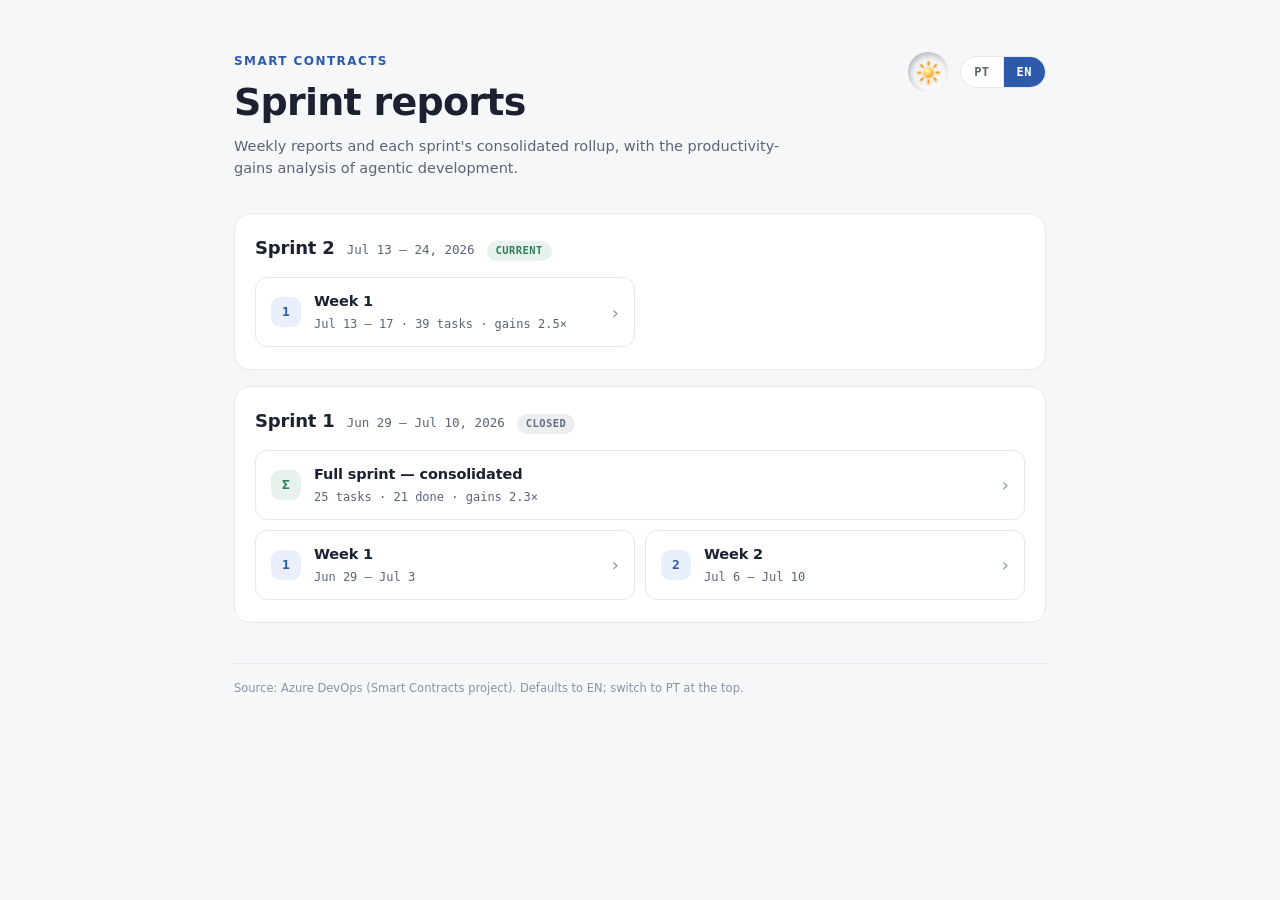
<file: index.html>
<!doctype html>
<html lang="en" data-lang="en">
<head>
<meta charset="utf-8">
<meta name="viewport" content="width=device-width, initial-scale=1">
<meta name="description" content="Sprint reports — Smart Contracts">
<title>Sprint Reports — Smart Contracts</title>
<script>try{if(localStorage.getItem('report-theme')==='dark')document.documentElement.setAttribute('data-theme','dark');}catch(e){}</script>
<link rel="stylesheet" href="assets/report.css">
<style>
  [data-theme="dark"] .lk:hover { border-color: #33405a; }

  /* theme toggle placement (toggle skin + palette live in assets/report.css) */
  .controls { display: inline-flex; align-items: center; gap: 12px; }
  * { box-sizing: border-box; }
  body { margin: 0; background: var(--ground); color: var(--ink); font-family: var(--sans); line-height: 1.5; -webkit-font-smoothing: antialiased; }
  .wrap { max-width: 860px; margin: 0 auto; padding: 52px 24px 72px; }

  [data-lang="en"] .t-pt { display: none; }
  [data-lang="pt"] .t-en { display: none; }

  header { display: flex; justify-content: space-between; align-items: flex-start; gap: 16px 20px; flex-wrap: wrap; }
  .hd-main { min-width: 0; }
  .eyebrow { font-size: 12px; font-weight: 600; letter-spacing: .12em; text-transform: uppercase; color: var(--accent); margin: 0 0 12px; }
  h1 { font-size: clamp(26px, 4.5vw, 38px); font-weight: 700; letter-spacing: -0.02em; line-height: 1.1; margin: 0; text-wrap: balance; }
  .sub { color: var(--muted); font-size: 14.5px; margin: 12px 0 0; max-width: 60ch; }

  .langsw { display: inline-flex; border: 1px solid var(--border); border-radius: 999px; overflow: hidden; background: var(--surface); flex-shrink: 0; }
  .langsw .lang { appearance: none; font: inherit; font-family: var(--mono); font-size: 12px; font-weight: 700; letter-spacing: .04em; color: var(--muted); background: transparent; border: 0; padding: 6px 13px; cursor: pointer; transition: background-color .15s ease, color .15s ease; }
  .langsw .lang + .lang { border-left: 1px solid var(--border); }
  .langsw .lang[aria-pressed="true"] { background: var(--accent); color: #fff; }
  .langsw .lang:hover:not([aria-pressed="true"]) { background: var(--hover); }
  .langsw .lang:focus-visible { outline: 2px solid var(--accent); outline-offset: 2px; }

  .sprints { margin-top: 34px; display: flex; flex-direction: column; gap: 16px; }
  .sprint { background: var(--surface); border: 1px solid var(--border); border-radius: 16px; padding: 20px 20px 22px; }
  .sprint-head { display: flex; align-items: baseline; gap: 12px; flex-wrap: wrap; margin-bottom: 4px; }
  .sprint-head h2 { font-size: 18px; font-weight: 700; letter-spacing: -0.01em; margin: 0; }
  .sprint-head .range { font-family: var(--mono); font-size: 12.5px; color: var(--muted); font-variant-numeric: tabular-nums; }
  .badge { font-size: 10.5px; font-weight: 700; font-family: var(--mono); letter-spacing: .04em; text-transform: uppercase; padding: 2px 9px; border-radius: 999px; background: var(--good-soft); color: var(--good); }
  .badge.closed { background: var(--neutral-soft); color: var(--neutral); }

  .links { margin-top: 16px; display: grid; grid-template-columns: 1fr; gap: 10px; }
  .lk { display: flex; align-items: center; gap: 13px; text-decoration: none; color: inherit; border: 1px solid var(--border); border-radius: 12px; padding: 13px 15px; transition: background-color .15s ease, border-color .15s ease; }
  .lk:hover { background: var(--hover); border-color: #d3dae8; }
  .lk .ico { width: 30px; height: 30px; flex-shrink: 0; border-radius: 9px; display: grid; place-items: center; font-family: var(--mono); font-size: 13px; font-weight: 700; }
  .lk.full .ico { background: var(--good-soft); color: var(--good); }
  .lk.week .ico { background: var(--accent-soft); color: var(--accent); }
  .lk .lk-main { min-width: 0; flex: 1; }
  .lk .lk-title { font-size: 14.5px; font-weight: 700; letter-spacing: -0.01em; }
  .lk .lk-meta { font-size: 12px; color: var(--muted); font-family: var(--mono); font-variant-numeric: tabular-nums; margin-top: 2px; }
  .lk .arrow { color: var(--faint); font-size: 18px; flex-shrink: 0; }
  .lk:hover .arrow { color: var(--accent); }
  @media (min-width: 620px) { .links { grid-template-columns: 1fr 1fr; } .lk.full { grid-column: 1 / -1; } }
  @media (prefers-reduced-motion: reduce) { .lk, .langsw .lang { transition: none; } }

  footer { margin-top: 40px; padding-top: 16px; border-top: 1px solid var(--border); font-size: 11.5px; color: var(--faint); }
</style>
</head>
<body>
<div class="wrap">
  <header>
    <div class="hd-main">
      <p class="eyebrow">Smart Contracts</p>
      <h1><span class="t-pt">Relatórios de sprint</span><span class="t-en">Sprint reports</span></h1>
      <p class="sub"><span class="t-pt">Relatórios semanais e o consolidado de cada sprint, com a análise de ganhos de produtividade do desenvolvimento agêntico.</span><span class="t-en">Weekly reports and each sprint's consolidated rollup, with the productivity-gains analysis of agentic development.</span></p>
    </div>
    <div class="controls">
      <button type="button" class="theme-toggle" id="themeToggle" aria-label="Toggle dark theme" aria-pressed="false" title="Toggle theme">
        <span class="tt-socket">
          <svg class="tt-icon" viewBox="0 0 24 24" aria-hidden="true">
            <defs>
              <radialGradient id="ttsun" cx="35%" cy="30%" r="75%"><stop offset="0%" stop-color="#fff6cf"/><stop offset="55%" stop-color="#ffd35a"/><stop offset="100%" stop-color="#f39c1f"/></radialGradient>
              <radialGradient id="ttmoon" cx="35%" cy="30%" r="80%"><stop offset="0%" stop-color="#f4f7ff"/><stop offset="60%" stop-color="#cfd8ea"/><stop offset="100%" stop-color="#9fabc4"/></radialGradient>
              <mask id="ttcrescent"><rect x="0" y="0" width="24" height="24" fill="#fff"/><circle cx="17.5" cy="7.5" r="7" fill="#000"/></mask>
            </defs>
            <g class="tt-sun">
              <g class="tt-rays">
                <line x1="12" y1="1" x2="12" y2="3.6"/><line x1="12" y1="20.4" x2="12" y2="23"/>
                <line x1="1" y1="12" x2="3.6" y2="12"/><line x1="20.4" y1="12" x2="23" y2="12"/>
                <line x1="4.2" y1="4.2" x2="6" y2="6"/><line x1="18" y1="18" x2="19.8" y2="19.8"/>
                <line x1="19.8" y1="4.2" x2="18" y2="6"/><line x1="6" y1="18" x2="4.2" y2="19.8"/>
              </g>
              <circle cx="12" cy="12" r="5.2" fill="url(#ttsun)"/>
            </g>
            <g class="tt-moon">
              <circle cx="12" cy="12" r="6.6" fill="url(#ttmoon)" mask="url(#ttcrescent)"/>
              <circle class="crater" cx="10" cy="10" r="1.1"/><circle class="crater" cx="8.6" cy="14" r="0.8"/><circle class="crater" cx="12.6" cy="14.4" r="1.4"/>
            </g>
          </svg>
        </span>
      </button>
      <div class="langsw" role="group" aria-label="Language / Idioma">
        <button type="button" class="lang" data-lang-set="pt" aria-pressed="false">PT</button>
        <button type="button" class="lang" data-lang-set="en" aria-pressed="true">EN</button>
      </div>
    </div>
  </header>

  <div class="sprints">
    <section class="sprint">
      <div class="sprint-head">
        <h2>Sprint 2</h2>
        <span class="range"><span class="t-pt">13 – 24 jul 2026</span><span class="t-en">Jul 13 – 24, 2026</span></span>
        <span class="badge"><span class="t-pt">atual</span><span class="t-en">current</span></span>
      </div>
      <div class="links">
        <a class="lk week" href="sprint-2/week-1/index.html">
          <span class="ico">1</span>
          <span class="lk-main">
            <div class="lk-title"><span class="t-pt">Semana 1</span><span class="t-en">Week 1</span></div>
            <div class="lk-meta"><span class="t-pt">13 – 17 jul · 39 tasks · ganhos 2,5×</span><span class="t-en">Jul 13 – 17 · 39 tasks · gains 2.5×</span></div>
          </span>
          <span class="arrow">›</span>
        </a>
      </div>
    </section>
    <section class="sprint">
      <div class="sprint-head">
        <h2>Sprint 1</h2>
        <span class="range"><span class="t-pt">29 jun – 10 jul 2026</span><span class="t-en">Jun 29 – Jul 10, 2026</span></span>
        <span class="badge closed"><span class="t-pt">encerrada</span><span class="t-en">closed</span></span>
      </div>
      <div class="links">
        <a class="lk full" href="sprint-1/index.html">
          <span class="ico">Σ</span>
          <span class="lk-main">
            <div class="lk-title"><span class="t-pt">Sprint completa — consolidado</span><span class="t-en">Full sprint — consolidated</span></div>
            <div class="lk-meta"><span class="t-pt">25 tasks · 21 concluídas · ganhos 2,3×</span><span class="t-en">25 tasks · 21 done · gains 2.3×</span></div>
          </span>
          <span class="arrow">›</span>
        </a>
        <a class="lk week" href="sprint-1/week-1/index.html">
          <span class="ico">1</span>
          <span class="lk-main">
            <div class="lk-title"><span class="t-pt">Semana 1</span><span class="t-en">Week 1</span></div>
            <div class="lk-meta"><span class="t-pt">29 jun – 03 jul</span><span class="t-en">Jun 29 – Jul 3</span></div>
          </span>
          <span class="arrow">›</span>
        </a>
        <a class="lk week" href="sprint-1/week-2/index.html">
          <span class="ico">2</span>
          <span class="lk-main">
            <div class="lk-title"><span class="t-pt">Semana 2</span><span class="t-en">Week 2</span></div>
            <div class="lk-meta"><span class="t-pt">06 jul – 10 jul</span><span class="t-en">Jul 6 – Jul 10</span></div>
          </span>
          <span class="arrow">›</span>
        </a>
      </div>
    </section>
  </div>

  <footer><span class="t-pt">Fonte: Azure DevOps (projeto Smart Contracts). Padrão EN; alterne para PT no topo.</span><span class="t-en">Source: Azure DevOps (Smart Contracts project). Defaults to EN; switch to PT at the top.</span></footer>
</div>

<script src="assets/report.js"></script>
<script>
  (function () {
    var root = document.documentElement;
    var KEY = 'report-lang';
    var STR = {
      en: { htmllang: 'en',    title: 'Sprint Reports — Smart Contracts', desc: 'Sprint reports — Smart Contracts' },
      pt: { htmllang: 'pt-BR', title: 'Relatórios de Sprint — Smart Contracts', desc: 'Relatórios de sprint — Smart Contracts' }
    };
    var btns = Array.prototype.slice.call(document.querySelectorAll('.lang'));
    var meta = document.querySelector('meta[name="description"]');
    function setLang(lang) {
      if (lang !== 'pt' && lang !== 'en') lang = 'en';
      var s = STR[lang];
      root.setAttribute('data-lang', lang);
      root.setAttribute('lang', s.htmllang);
      document.title = s.title;
      if (meta) meta.setAttribute('content', s.desc);
      btns.forEach(function (b) { b.setAttribute('aria-pressed', b.getAttribute('data-lang-set') === lang ? 'true' : 'false'); });
      try { localStorage.setItem(KEY, lang); } catch (e) {}
    }
    var saved = null;
    try { saved = localStorage.getItem(KEY); } catch (e) {}
    setLang(saved === 'pt' || saved === 'en' ? saved : 'en');
    btns.forEach(function (b) {
      b.addEventListener('click', function () { setLang(b.getAttribute('data-lang-set')); });
    });
  })();
</script>
</body>
</html>
</file>
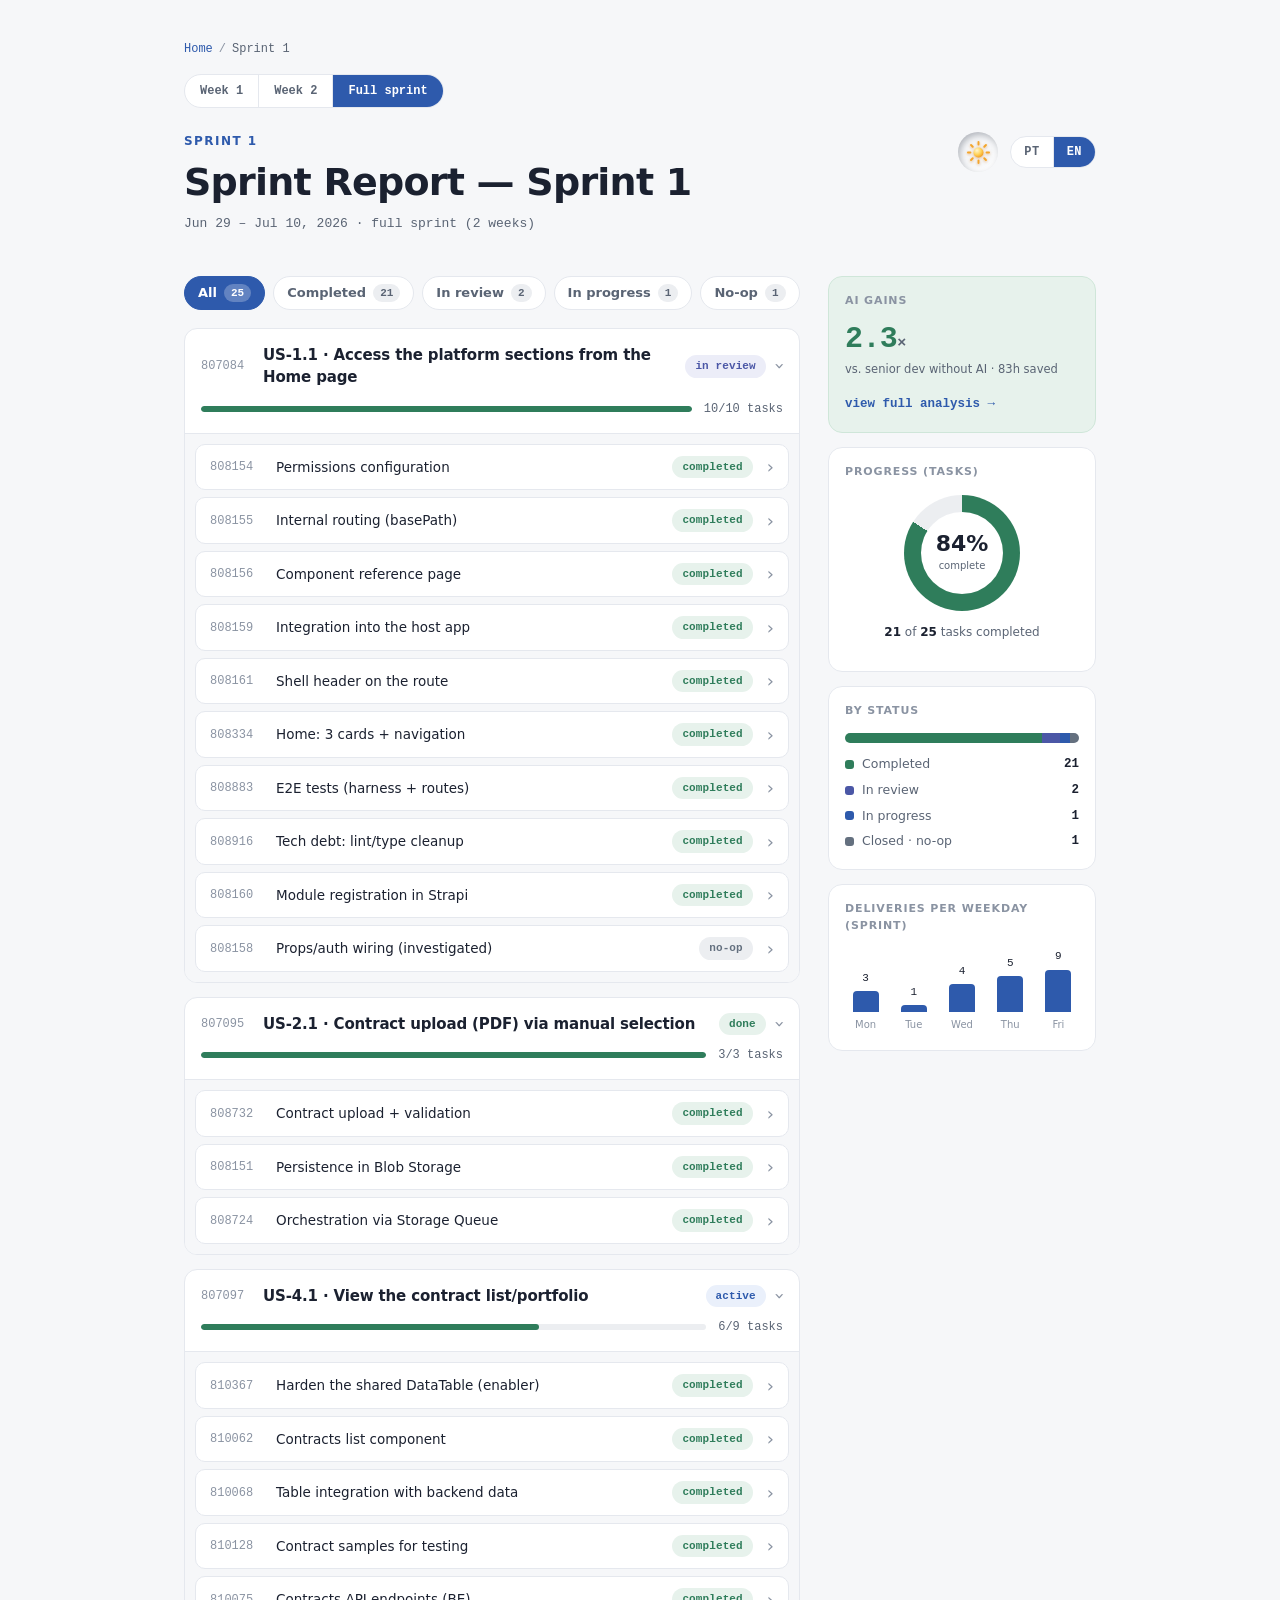
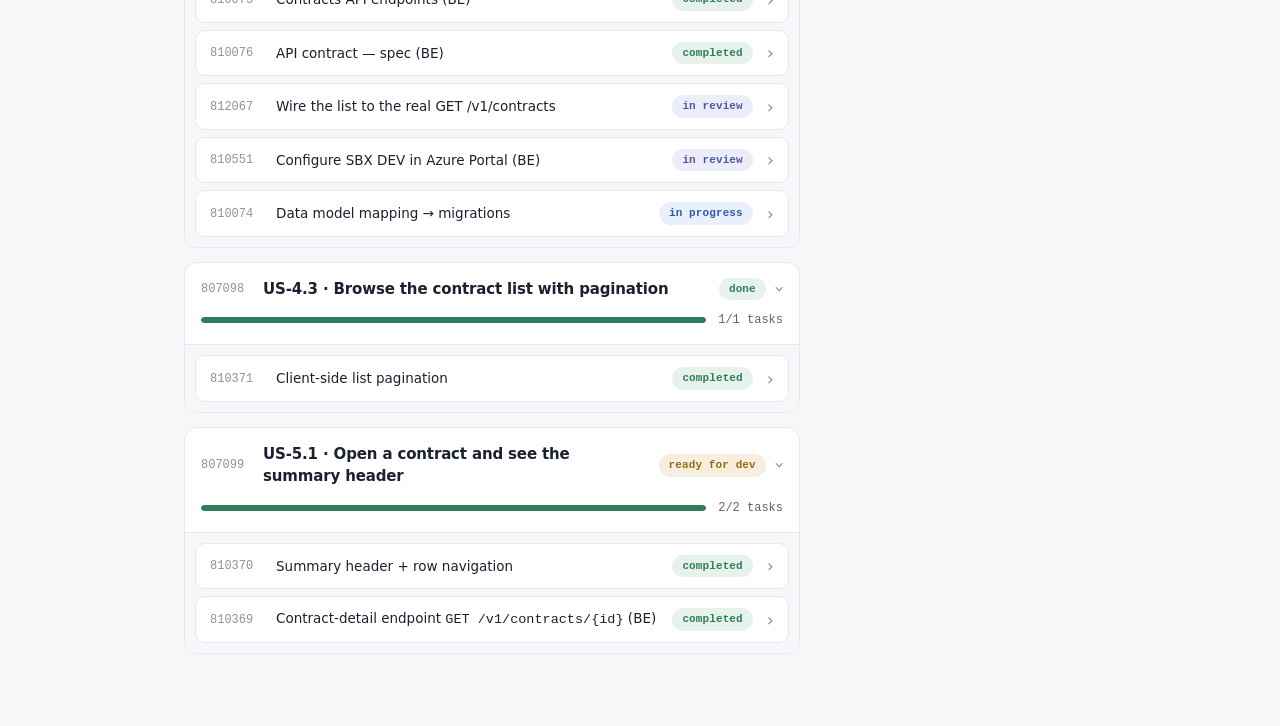
<file: sprint-1/index.html>
<!doctype html>
<html lang="en" data-lang="en">
<head>
<meta charset="utf-8">
<meta name="viewport" content="width=device-width, initial-scale=1">
<meta name="description" content="Sprint Report — Sprint 1 (Jun 29 – Jul 10, 2026)">
<title>Sprint Report — Sprint 1</title>
<script>try{if(localStorage.getItem('report-theme')==='dark')document.documentElement.setAttribute('data-theme','dark');}catch(e){}</script>
<link rel="stylesheet" href="../assets/report.css">
<style>
  * { box-sizing: border-box; }
  body { margin: 0; background: var(--ground); color: var(--ink); font-family: var(--sans); line-height: 1.5; -webkit-font-smoothing: antialiased; }
  .wrap { max-width: 960px; margin: 0 auto; padding: 40px 24px 72px; }

  /* language toggle */
  [data-lang="en"] .t-pt { display: none; }
  [data-lang="pt"] .t-en { display: none; }

  /* breadcrumb + in-sprint switcher */
  .crumbs { font-family: var(--mono); font-size: 12px; color: var(--faint); margin-bottom: 16px; display: flex; flex-wrap: wrap; gap: 6px; align-items: center; }
  .crumbs a { color: var(--accent); text-decoration: none; }
  .crumbs a:hover { text-decoration: underline; }
  .crumbs .cur { color: var(--muted); }
  .switch { display: inline-flex; border: 1px solid var(--border); border-radius: 999px; overflow: hidden; background: var(--surface); margin-bottom: 24px; flex-wrap: wrap; }
  .switch .seg { font-family: var(--mono); font-size: 12px; font-weight: 700; color: var(--muted); text-decoration: none; padding: 7px 15px; transition: background-color .15s ease, color .15s ease; }
  .switch .seg + .seg { border-left: 1px solid var(--border); }
  .switch .seg:hover:not(.active) { background: var(--hover); }
  .switch .seg.active { background: var(--accent); color: #fff; }
  .switch .seg:focus-visible { outline: 2px solid var(--accent); outline-offset: 2px; }

  header { display: flex; justify-content: space-between; align-items: flex-start; gap: 16px 20px; flex-wrap: wrap; }
  .hd-main { min-width: 0; }
  .eyebrow { font-size: 12px; font-weight: 600; letter-spacing: .12em; text-transform: uppercase; color: var(--accent); margin: 0 0 12px; }
  h1 { font-size: clamp(26px, 4.5vw, 38px); font-weight: 700; letter-spacing: -0.02em; line-height: 1.1; margin: 0; text-wrap: balance; }
  .daterange { font-family: var(--mono); font-size: 13px; color: var(--muted); margin-top: 10px; font-variant-numeric: tabular-nums; }

  .controls { display: inline-flex; align-items: center; gap: 12px; }
  [data-theme="dark"] details.tk:hover { border-color: #33405a; }
  [data-theme="dark"] .gains-card { border-color: #1f3a2b; }
  .langsw { display: inline-flex; border: 1px solid var(--border); border-radius: 999px; overflow: hidden; background: var(--surface); flex-shrink: 0; }
  .langsw .lang { appearance: none; font: inherit; font-family: var(--mono); font-size: 12px; font-weight: 700; letter-spacing: .04em; color: var(--muted); background: transparent; border: 0; padding: 6px 13px; cursor: pointer; transition: background-color .15s ease, color .15s ease; }
  .langsw .lang + .lang { border-left: 1px solid var(--border); }
  .langsw .lang[aria-pressed="true"] { background: var(--accent); color: #fff; }
  .langsw .lang:hover:not([aria-pressed="true"]) { background: var(--hover); }
  .langsw .lang:focus-visible { outline: 2px solid var(--accent); outline-offset: 2px; }

  .layout { display: grid; grid-template-columns: minmax(0,1fr) 268px; gap: 28px; align-items: start; margin-top: 30px; }
  @media (max-width: 740px) { .layout { grid-template-columns: 1fr; } .sidebar { position: static !important; order: -1; } }

  .filters { display: flex; flex-wrap: wrap; gap: 8px; margin-bottom: 18px; }
  .fchip { appearance: none; font: inherit; font-size: 13px; font-weight: 600; color: var(--muted); background: var(--surface);
    border: 1px solid var(--border); border-radius: 999px; padding: 6px 13px; cursor: pointer; display: inline-flex; align-items: center; gap: 7px;
    transition: background-color .15s ease, border-color .15s ease, color .15s ease; }
  .fchip .ct { font-family: var(--mono); font-size: 11px; font-weight: 700; padding: 1px 7px; border-radius: 999px; background: var(--neutral-soft); color: var(--muted); }
  .fchip:hover { background: var(--hover); }
  .fchip[aria-pressed="true"] { background: var(--accent); border-color: var(--accent); color: #fff; }
  .fchip[aria-pressed="true"] .ct { background: rgba(255,255,255,.25); color: #fff; }
  .fchip:focus-visible { outline: 2px solid var(--accent); outline-offset: 2px; }

  .groups { display: flex; flex-direction: column; gap: 14px; }
  details.sg { border: 1px solid var(--border); border-radius: 13px; overflow: hidden; background: var(--surface); }
  details.sg[hidden] { display: none; }
  details.sg > summary.sg-head { list-style: none; cursor: pointer; padding: 15px 16px; user-select: none; transition: background-color .15s ease; }
  details.sg > summary.sg-head::-webkit-details-marker { display: none; }
  details.sg > summary.sg-head:hover { background: var(--hover); }
  details.sg > summary.sg-head:focus-visible { outline: 2px solid var(--accent); outline-offset: -2px; border-radius: 13px; }
  .sg-head .top { display: flex; align-items: center; gap: 10px; }
  .sg-head .id { font-family: var(--mono); font-size: 12px; color: var(--faint); font-variant-numeric: tabular-nums; min-width: 52px; }
  .sg-head .title { font-size: 15px; font-weight: 700; flex: 1; min-width: 0; letter-spacing: -0.01em; }
  .sg-head .chev { color: var(--faint); font-size: 18px; line-height: 1; transition: transform .18s ease; flex-shrink: 0; }
  details.sg[open] > summary.sg-head .chev { transform: rotate(90deg); }
  .sg-head .s-prog { display: flex; align-items: center; gap: 12px; margin-top: 11px; }
  .sg-head .s-bar { flex: 1; height: 6px; background: var(--neutral-soft); border-radius: 999px; overflow: hidden; }
  .sg-head .s-bar > i { display: block; height: 100%; background: var(--good); border-radius: 999px; }
  .sg-head .s-frac { font-family: var(--mono); font-size: 12px; color: var(--muted); font-variant-numeric: tabular-nums; white-space: nowrap; }
  .sg.na .s-frac { color: var(--faint); }
  .sg-tasks { background: var(--ground); border-top: 1px solid var(--border); padding: 10px; display: flex; flex-direction: column; gap: 7px; }
  .sg-empty { background: var(--ground); border-top: 1px solid var(--border); padding: 13px 16px; color: var(--faint); font-size: 12.5px; }
  @media (prefers-reduced-motion: reduce) { .sg-head .chev, details.sg > summary.sg-head { transition: none; } }

  details.tk { background: var(--surface); border: 1px solid var(--border); border-radius: 10px; overflow: hidden; }
  details.tk[hidden] { display: none; }
  details.tk > summary { list-style: none; cursor: pointer; display: flex; align-items: center; gap: 14px; padding: 11px 14px; user-select: none; transition: background-color .15s ease; }
  details.tk > summary::-webkit-details-marker { display: none; }
  details.tk > summary:hover { background: var(--hover); }
  details.tk > summary:hover .chev { color: var(--accent); }
  details.tk:hover { border-color: #d3dae8; }
  details.tk > summary:focus-visible { outline: 2px solid var(--accent); outline-offset: -2px; border-radius: 10px; }
  details.tk[open] > summary { border-bottom: 1px solid var(--border); }
  summary .id { font-family: var(--mono); font-size: 12px; color: var(--faint); font-variant-numeric: tabular-nums; min-width: 52px; }
  summary .t { font-size: 13.5px; flex: 1; min-width: 0; }
  summary .chev { color: var(--faint); font-size: 18px; line-height: 1; transition: transform .18s ease; flex-shrink: 0; }
  details.tk[open] > summary .chev { transform: rotate(90deg); }
  @media (prefers-reduced-motion: reduce) { summary .chev, details.tk > summary, .fchip, .langsw .lang, .switch .seg { transition: none; } }
  .tk .desc { padding: 12px 14px 15px 66px; font-size: 13px; color: var(--muted); line-height: 1.6; }
  .tk .desc code { font-family: var(--mono); font-size: .9em; background: var(--neutral-soft); color: var(--ink); padding: 1px 5px; border-radius: 5px; }

  .chip { display: inline-block; font-size: 11px; font-weight: 600; padding: 3px 10px; border-radius: 999px; font-family: var(--mono); letter-spacing: .01em; white-space: nowrap; flex-shrink: 0; }
  .chip.done { background: var(--good-soft); color: var(--good); }
  .chip.open { background: var(--wait-soft); color: var(--wait); }
  .chip.noop { background: var(--neutral-soft); color: var(--neutral); }
  .chip.active { background: var(--accent-soft); color: var(--accent); }
  .chip.review { background: var(--prog-soft); color: var(--prog); }
  .chip.ready { background: var(--wait-soft); color: var(--wait); }

  .empty-all { color: var(--faint); font-size: 13.5px; padding: 20px 4px; display: none; }

  .sidebar { position: sticky; top: 20px; display: flex; flex-direction: column; gap: 14px; }
  .card { background: var(--surface); border: 1px solid var(--border); border-radius: 14px; padding: 16px 16px 18px; }
  .card h3 { margin: 0 0 14px; font-size: 11px; font-weight: 700; letter-spacing: .08em; text-transform: uppercase; color: var(--faint); }
  .ring { width: 116px; height: 116px; border-radius: 50%; margin: 0 auto 4px; background: conic-gradient(var(--good) 0 84%, var(--neutral-soft) 0 100%); display: grid; place-items: center; }
  .ring .hole { width: 82px; height: 82px; border-radius: 50%; background: var(--surface); display: grid; place-items: center; text-align: center; }
  .ring .pct { font-size: 22px; font-weight: 700; font-variant-numeric: tabular-nums; line-height: 1; }
  .ring .sub { font-size: 10px; color: var(--muted); margin-top: 3px; }
  .ring-cap { text-align: center; font-size: 12px; color: var(--muted); }
  .ring-cap b { color: var(--ink); font-variant-numeric: tabular-nums; }
  .stack { display: flex; height: 10px; border-radius: 999px; overflow: hidden; margin-bottom: 12px; }
  .stack > i { display: block; }
  .stack .s-done { background: var(--good); } .stack .s-review { background: var(--prog); } .stack .s-active { background: var(--accent); } .stack .s-open { background: var(--wait); } .stack .s-noop { background: var(--neutral); }
  .legend { display: flex; flex-direction: column; gap: 7px; }
  .legend .row { display: flex; align-items: center; gap: 8px; font-size: 12.5px; color: var(--muted); }
  .legend .dot { width: 9px; height: 9px; border-radius: 3px; flex-shrink: 0; }
  .legend .row b { margin-left: auto; font-family: var(--mono); font-variant-numeric: tabular-nums; color: var(--ink); }
  .dot.done { background: var(--good); } .dot.review { background: var(--prog); } .dot.active { background: var(--accent); } .dot.open { background: var(--wait); } .dot.noop { background: var(--neutral); }
  .days { display: flex; align-items: flex-end; gap: 7px; height: 84px; margin-top: 4px; }
  .days .col { flex: 1; display: flex; flex-direction: column; align-items: center; justify-content: flex-end; gap: 5px; height: 100%; }
  .days .b { width: 100%; max-width: 26px; background: var(--accent); border-radius: 4px 4px 0 0; min-height: 3px; }
  .days .b.zero { background: var(--neutral-soft); }
  .days .n { font-family: var(--mono); font-size: 11px; font-variant-numeric: tabular-nums; color: var(--ink); }
  .days .lbl { font-size: 10px; color: var(--faint); }
  .gains-card { background: var(--good-soft); border-color: #cfe6d9; }
  .gains-card .gval { font-family: var(--mono); font-size: 30px; font-weight: 700; line-height: 1; font-variant-numeric: tabular-nums; letter-spacing: -0.02em; color: var(--good); }
  .gains-card .gval small { font-size: 15px; font-weight: 600; color: var(--muted); }
  .gains-card .gcap { font-size: 11.5px; color: var(--muted); margin: 7px 0 12px; }
  .gains-card .glink { font-size: 12.5px; font-weight: 600; font-family: var(--mono); color: var(--accent); text-decoration: none; }
  .gains-card .glink:hover { text-decoration: underline; }
</style>
</head>
<body>
<div class="wrap">
  <nav class="crumbs" aria-label="Breadcrumb">
    <a href="../index.html"><span class="t-pt">Início</span><span class="t-en">Home</span></a>
    <span>/</span>
    <span class="cur">Sprint 1</span>
  </nav>
  <div class="switch" role="group" aria-label="Sprint 1 reports">
    <a class="seg" href="week-1/index.html"><span class="t-pt">Semana 1</span><span class="t-en">Week 1</span></a>
    <a class="seg" href="week-2/index.html"><span class="t-pt">Semana 2</span><span class="t-en">Week 2</span></a>
    <a class="seg active" aria-current="page" href="index.html"><span class="t-pt">Sprint completa</span><span class="t-en">Full sprint</span></a>
  </div>

  <header>
    <div class="hd-main">
      <p class="eyebrow">Sprint 1</p>
      <h1>Sprint Report — <span class="t-pt">Sprint 1</span><span class="t-en">Sprint 1</span></h1>
      <p class="daterange"><span class="t-pt">29 jun – 10 jul 2026 · sprint completa (2 semanas)</span><span class="t-en">Jun 29 – Jul 10, 2026 · full sprint (2 weeks)</span></p>
    </div>
    <div class="controls">
      <button type="button" class="theme-toggle" id="themeToggle" aria-label="Toggle dark theme" aria-pressed="false" title="Toggle theme">
        <span class="tt-socket">
          <svg class="tt-icon" viewBox="0 0 24 24" aria-hidden="true">
            <defs>
              <radialGradient id="ttsun" cx="35%" cy="30%" r="75%"><stop offset="0%" stop-color="#fff6cf"/><stop offset="55%" stop-color="#ffd35a"/><stop offset="100%" stop-color="#f39c1f"/></radialGradient>
              <radialGradient id="ttmoon" cx="35%" cy="30%" r="80%"><stop offset="0%" stop-color="#f4f7ff"/><stop offset="60%" stop-color="#cfd8ea"/><stop offset="100%" stop-color="#9fabc4"/></radialGradient>
              <mask id="ttcrescent"><rect x="0" y="0" width="24" height="24" fill="#fff"/><circle cx="17.5" cy="7.5" r="7" fill="#000"/></mask>
            </defs>
            <g class="tt-sun">
              <g class="tt-rays">
                <line x1="12" y1="1" x2="12" y2="3.6"/><line x1="12" y1="20.4" x2="12" y2="23"/>
                <line x1="1" y1="12" x2="3.6" y2="12"/><line x1="20.4" y1="12" x2="23" y2="12"/>
                <line x1="4.2" y1="4.2" x2="6" y2="6"/><line x1="18" y1="18" x2="19.8" y2="19.8"/>
                <line x1="19.8" y1="4.2" x2="18" y2="6"/><line x1="6" y1="18" x2="4.2" y2="19.8"/>
              </g>
              <circle cx="12" cy="12" r="5.2" fill="url(#ttsun)"/>
            </g>
            <g class="tt-moon">
              <circle cx="12" cy="12" r="6.6" fill="url(#ttmoon)" mask="url(#ttcrescent)"/>
              <circle class="crater" cx="10" cy="10" r="1.1"/><circle class="crater" cx="8.6" cy="14" r="0.8"/><circle class="crater" cx="12.6" cy="14.4" r="1.4"/>
            </g>
          </svg>
        </span>
      </button>
      <div class="langsw" role="group" aria-label="Language / Idioma">
        <button type="button" class="lang" data-lang-set="pt" aria-pressed="false">PT</button>
        <button type="button" class="lang" data-lang-set="en" aria-pressed="true">EN</button>
      </div>
    </div>
  </header>

  <div class="layout">
    <main>
      <div class="filters" role="group" aria-label="Filter tasks by status">
        <button class="fchip" data-filter="all" aria-pressed="true"><span class="t-pt">Todos</span><span class="t-en">All</span> <span class="ct">25</span></button>
        <button class="fchip" data-filter="done" aria-pressed="false"><span class="t-pt">Concluídos</span><span class="t-en">Completed</span> <span class="ct">21</span></button>
        <button class="fchip" data-filter="review" aria-pressed="false"><span class="t-pt">Em review</span><span class="t-en">In review</span> <span class="ct">2</span></button>
        <button class="fchip" data-filter="active" aria-pressed="false"><span class="t-pt">Em progresso</span><span class="t-en">In progress</span> <span class="ct">1</span></button>
        <button class="fchip" data-filter="noop" aria-pressed="false"><span class="t-pt">No-op</span><span class="t-en">No-op</span> <span class="ct">1</span></button>
      </div>

      <div class="groups">
        <details class="sg" open>
          <summary class="sg-head">
            <div class="top"><span class="id">807084</span><span class="title">US-1.1 · <span class="t-pt">Acessar as seções da plataforma pela Home</span><span class="t-en">Access the platform sections from the Home page</span></span><span class="chip review"><span class="t-pt">em review</span><span class="t-en">in review</span></span><span class="chev">›</span></div>
            <div class="s-prog"><div class="s-bar"><i style="width:100%"></i></div><span class="s-frac">10/10 tasks</span></div>
          </summary>
          <div class="sg-tasks">
            <details class="tk" data-status="done"><summary><span class="id">808154</span><span class="t"><span class="t-pt">Configuração de permissões</span><span class="t-en">Permissions configuration</span></span><span class="chip done"><span class="t-pt">concluído</span><span class="t-en">completed</span></span><span class="chev">›</span></summary><div class="desc"><span class="t-pt">Registrou o módulo no pacote de permissões compartilhado (<code>fe-tools</code>) para habilitar o gate de acesso por perfil. Inclui bump de versão do pacote e teste.</span><span class="t-en">Registered the module in the shared permissions package (<code>fe-tools</code>) to enable role-based access gating. Includes a package version bump and a test.</span></div></details>
            <details class="tk" data-status="done"><summary><span class="id">808155</span><span class="t"><span class="t-pt">Roteamento interno (basePath)</span><span class="t-en">Internal routing (basePath)</span></span><span class="chip done"><span class="t-pt">concluído</span><span class="t-en">completed</span></span><span class="chev">›</span></summary><div class="desc"><span class="t-pt">Roteamento interno com React Router sob um <code>basePath</code>, seguindo o padrão já adotado por outros módulos. Inclui rota de showcase protegida para ambientes não-produção.</span><span class="t-en">Internal routing with React Router under a <code>basePath</code>, following the pattern already adopted by other modules. Includes a showcase route protected for non-production environments.</span></div></details>
            <details class="tk" data-status="done"><summary><span class="id">808156</span><span class="t"><span class="t-pt">Página de referência de componentes</span><span class="t-en">Component reference page</span></span><span class="chip done"><span class="t-pt">concluído</span><span class="t-en">completed</span></span><span class="chev">›</span></summary><div class="desc"><span class="t-pt">Página de showcase da biblioteca de componentes (átomos reconstruídos localmente) como guia de design para devs e IA. Protegida para não-produção.</span><span class="t-en">Showcase page of the component library (atoms rebuilt locally) as a design guide for devs and AI. Protected for non-production.</span></div></details>
            <details class="tk" data-status="done"><summary><span class="id">808159</span><span class="t"><span class="t-pt">Integração no app host</span><span class="t-en">Integration into the host app</span></span><span class="chip done"><span class="t-pt">concluído</span><span class="t-en">completed</span></span><span class="chev">›</span></summary><div class="desc"><span class="t-pt">Integração do módulo no app host — registro, wrapper e rota protegida por permissão. Passou a consumir o módulo como dependência real do feed (não mais alias local).</span><span class="t-en">Module integration into the host app — registration, wrapper, and permission-protected route. Now consumes the module as a real feed dependency (no longer a local alias).</span></div></details>
            <details class="tk" data-status="done"><summary><span class="id">808161</span><span class="t"><span class="t-pt">Header do shell na rota</span><span class="t-en">Shell header on the route</span></span><span class="chip done"><span class="t-pt">concluído</span><span class="t-en">completed</span></span><span class="chev">›</span></summary><div class="desc"><span class="t-pt">Renderiza o header do app host na rota do módulo (seletor de site + menu do usuário), reutilizando o componente do container — sem reconstruir nada dentro do módulo.</span><span class="t-en">Renders the host app header on the module route (site selector + user menu), reusing the container's component — without rebuilding anything inside the module.</span></div></details>
            <details class="tk" data-status="done"><summary><span class="id">808334</span><span class="t"><span class="t-pt">Home: 3 cards + navegação</span><span class="t-en">Home: 3 cards + navigation</span></span><span class="chip done"><span class="t-pt">concluído</span><span class="t-en">completed</span></span><span class="chev">›</span></summary><div class="desc"><span class="t-pt">Página inicial com os 3 cards de feature e navegação para páginas stub. Acessibilidade (teclado/aria) e i18n (pt/en/es) cobertos.</span><span class="t-en">Home page with the 3 feature cards and navigation to stub pages. Accessibility (keyboard/aria) and i18n (pt/en/es) covered.</span></div></details>
            <details class="tk" data-status="done"><summary><span class="id">808883</span><span class="t"><span class="t-pt">Testes E2E (harness + rotas)</span><span class="t-en">E2E tests (harness + routes)</span></span><span class="chip done"><span class="t-pt">concluído</span><span class="t-en">completed</span></span><span class="chev">›</span></summary><div class="desc"><span class="t-pt">Harness de testes E2E (Playwright) co-localizado no repositório do módulo, mais uma suíte de rotas. Execução local/on-demand (estágio de CI adiado por ser dep cross-team).</span><span class="t-en">E2E test harness (Playwright) co-located in the module repository, plus a routes suite. Local/on-demand execution (CI stage deferred as it's a cross-team dependency).</span></div></details>
            <details class="tk" data-status="done"><summary><span class="id">808916</span><span class="t"><span class="t-pt">Tech debt: limpeza de lint/type</span><span class="t-en">Tech debt: lint/type cleanup</span></span><span class="chip done"><span class="t-pt">concluído</span><span class="t-en">completed</span></span><span class="chev">›</span></summary><div class="desc"><span class="t-pt">Remoção de todas as 28 supressões de lint/type na raiz, trocando comentários de supressão por política de ESLint adequada. Zero warnings ao final.</span><span class="t-en">Removed all 28 lint/type suppressions at the root, replacing suppression comments with a proper ESLint policy. Zero warnings at the end.</span></div></details>
            <details class="tk" data-status="done"><summary><span class="id">808160</span><span class="t"><span class="t-pt">Registro do módulo no Strapi</span><span class="t-en">Module registration in Strapi</span></span><span class="chip done"><span class="t-pt">concluído</span><span class="t-en">completed</span></span><span class="chev">›</span></summary><div class="desc"><span class="t-pt">Registro da entrada do módulo no Strapi (catálogo de módulos). Concluído na 2ª semana, fechando o último item pendente da US-1.1.</span><span class="t-en">Registration of the module entry in Strapi (module catalog). Completed in the 2nd week, closing the last remaining item of US-1.1.</span></div></details>
            <details class="tk" data-status="noop"><summary><span class="id">808158</span><span class="t"><span class="t-pt">Fiação de props/auth (investigado)</span><span class="t-en">Props/auth wiring (investigated)</span></span><span class="chip noop"><span class="t-pt">no-op</span><span class="t-en">no-op</span></span><span class="chev">›</span></summary><div class="desc"><span class="t-pt">Investigação da fiação de props/contexto e auth no wrapper. Conclusão: não era necessária — o app host já provia o essencial e o módulo trata os próprios erros — então foi fechada sem alteração de código (escopo já coberto).</span><span class="t-en">Investigation of props/context and auth wiring in the wrapper. Conclusion: it wasn't needed — the host app already provided the essentials and the module handles its own errors — so it was closed with no code change (scope already covered).</span></div></details>
          </div>
        </details>

        <details class="sg" open>
          <summary class="sg-head">
            <div class="top"><span class="id">807095</span><span class="title">US-2.1 · <span class="t-pt">Upload de contrato (PDF) via seleção manual</span><span class="t-en">Contract upload (PDF) via manual selection</span></span><span class="chip done"><span class="t-pt">concluída</span><span class="t-en">done</span></span><span class="chev">›</span></div>
            <div class="s-prog"><div class="s-bar"><i style="width:100%"></i></div><span class="s-frac">3/3 tasks</span></div>
          </summary>
          <div class="sg-tasks">
            <details class="tk" data-status="done"><summary><span class="id">808732</span><span class="t"><span class="t-pt">Upload de contrato + validação</span><span class="t-en">Contract upload + validation</span></span><span class="chip done"><span class="t-pt">concluído</span><span class="t-en">completed</span></span><span class="chev">›</span></summary><div class="desc"><span class="t-pt">Tela de upload de contrato (PDF) com validação no cliente e tratamento de progresso/erro (watchdog de stall + abort).</span><span class="t-en">Contract upload screen (PDF) with client-side validation and progress/error handling (stall watchdog + abort).</span></div></details>
            <details class="tk" data-status="done"><summary><span class="id">808151</span><span class="t"><span class="t-pt">Persistência em Blob Storage</span><span class="t-en">Persistence in Blob Storage</span></span><span class="chip done"><span class="t-pt">concluído</span><span class="t-en">completed</span></span><span class="chev">›</span></summary><div class="desc"><span class="t-pt">Camada de persistência do contrato em Azure Blob Storage, com validação (magic bytes) e limite de tamanho no caminho de upload.</span><span class="t-en">Contract persistence layer in Azure Blob Storage, with validation (magic bytes) and a size limit on the upload path.</span></div></details>
            <details class="tk" data-status="done"><summary><span class="id">808724</span><span class="t"><span class="t-pt">Orquestração via Storage Queue</span><span class="t-en">Orchestration via Storage Queue</span></span><span class="chip done"><span class="t-pt">concluído</span><span class="t-en">completed</span></span><span class="chev">›</span></summary><div class="desc"><span class="t-pt">Orquestração via Azure Storage Queue para disparar o pipeline de ingestão de forma assíncrona (event-driven).</span><span class="t-en">Orchestration via Azure Storage Queue to trigger the ingestion pipeline asynchronously (event-driven).</span></div></details>
          </div>
        </details>

        <details class="sg" open>
          <summary class="sg-head">
            <div class="top"><span class="id">807097</span><span class="title">US-4.1 · <span class="t-pt">Ver a lista/portfólio de contratos</span><span class="t-en">View the contract list/portfolio</span></span><span class="chip active"><span class="t-pt">ativa</span><span class="t-en">active</span></span><span class="chev">›</span></div>
            <div class="s-prog"><div class="s-bar"><i style="width:67%"></i></div><span class="s-frac">6/9 tasks</span></div>
          </summary>
          <div class="sg-tasks">
            <details class="tk" data-status="done"><summary><span class="id">810367</span><span class="t"><span class="t-pt">Endurecer o DataTable compartilhado (enabler)</span><span class="t-en">Harden the shared DataTable (enabler)</span></span><span class="chip done"><span class="t-pt">concluído</span><span class="t-en">completed</span></span><span class="chev">›</span></summary><div class="desc"><span class="t-pt">Consolidou o <code>ui/DataTable</code> como componente de tabela compartilhado e reutilizável (props, ordenação/paginação, acessibilidade), usado pela lista de contratos — enabler para o portfólio e tabelas futuras.</span><span class="t-en">Hardened <code>ui/DataTable</code> into the reusable shared table component (props, sorting/paging, accessibility), consumed by the contracts list — an enabler for the portfolio and future tables.</span></div></details>
            <details class="tk" data-status="done"><summary><span class="id">810062</span><span class="t"><span class="t-pt">Componente da lista de contratos</span><span class="t-en">Contracts list component</span></span><span class="chip done"><span class="t-pt">concluído</span><span class="t-en">completed</span></span><span class="chev">›</span></summary><div class="desc"><span class="t-pt">Construiu o componente da lista/portfólio de contratos sobre o <code>DataTable</code> compartilhado, com layout de colunas e estados de carregamento/vazio.</span><span class="t-en">Built the contracts portfolio list component on top of the shared <code>DataTable</code>, with column layout and loading/empty states.</span></div></details>
            <details class="tk" data-status="done"><summary><span class="id">810068</span><span class="t"><span class="t-pt">Integração da tabela com dados do backend</span><span class="t-en">Table integration with backend data</span></span><span class="chip done"><span class="t-pt">concluído</span><span class="t-en">completed</span></span><span class="chev">›</span></summary><div class="desc"><span class="t-pt">Integrou a tabela de contratos aos dados do backend, com tratamento de estados de carregamento e erro.</span><span class="t-en">Wired the contracts table to backend data, with loading and error state handling.</span></div></details>
            <details class="tk" data-status="done"><summary><span class="id">810128</span><span class="t"><span class="t-pt">Amostras de contratos para testes</span><span class="t-en">Contract samples for testing</span></span><span class="chip done"><span class="t-pt">concluído</span><span class="t-en">completed</span></span><span class="chev">›</span></summary><div class="desc"><span class="t-pt">Criou contratos de amostra (fixtures) para uso em dev/teste, dando dados realistas à lista antes da API real.</span><span class="t-en">Created sample contracts (fixtures) for dev/test use, giving the list realistic data ahead of the real API.</span></div></details>
            <details class="tk" data-status="done"><summary><span class="id">810075</span><span class="t"><span class="t-pt">Endpoints da API de contratos (BE)</span><span class="t-en">Contracts API endpoints (BE)</span></span><span class="chip done"><span class="t-pt">concluído</span><span class="t-en">completed</span></span><span class="chev">›</span></summary><div class="desc"><span class="t-pt">Endpoints de listagem/consulta da API de contratos no backend. Fechada em 13/jul.</span><span class="t-en">Backend contracts API list/query endpoints. Closed Jul 13.</span></div></details>
            <details class="tk" data-status="done"><summary><span class="id">810076</span><span class="t"><span class="t-pt">Contrato da API — spec (BE)</span><span class="t-en">API contract — spec (BE)</span></span><span class="chip done"><span class="t-pt">concluído</span><span class="t-en">completed</span></span><span class="chev">›</span></summary><div class="desc"><span class="t-pt">Define o contrato/spec da API dos endpoints de contratos (schema de request/response). Fechada em 13/jul.</span><span class="t-en">Defines the API contract/spec for the contracts endpoints (request/response schema). Closed Jul 13.</span></div></details>
            <details class="tk" data-status="review"><summary><span class="id">812067</span><span class="t"><span class="t-pt">Ligar a lista ao GET /v1/contracts real</span><span class="t-en">Wire the list to the real GET /v1/contracts</span></span><span class="chip review"><span class="t-pt">em review</span><span class="t-en">in review</span></span><span class="chev">›</span></summary><div class="desc"><span class="t-pt">Liga a lista de contratos ao endpoint real <code>GET /v1/contracts</code> (fetch + mapper de resposta), substituindo os dados mockados — em code review.</span><span class="t-en">Wires the contracts list to the real <code>GET /v1/contracts</code> endpoint (fetch + response mapper), replacing the mock data — in code review.</span></div></details>
            <details class="tk" data-status="review"><summary><span class="id">810551</span><span class="t"><span class="t-pt">Configurar SBX DEV no Azure Portal (BE)</span><span class="t-en">Configure SBX DEV in Azure Portal (BE)</span></span><span class="chip review"><span class="t-pt">em review</span><span class="t-en">in review</span></span><span class="chev">›</span></summary><div class="desc"><span class="t-pt">Provisionou/configurou o ambiente SBX DEV no Azure Portal para o backend — em review.</span><span class="t-en">Provisioned/configured the SBX DEV environment in Azure Portal for the backend — in review.</span></div></details>
            <details class="tk" data-status="active"><summary><span class="id">810074</span><span class="t"><span class="t-pt">Mapeamento do modelo de dados → migrations</span><span class="t-en">Data model mapping → migrations</span></span><span class="chip active"><span class="t-pt">em progresso</span><span class="t-en">in progress</span></span><span class="chev">›</span></summary><div class="desc"><span class="t-pt">Mapeamento do modelo de dados de contratos para as migrations da aplicação (enabler) — em andamento.</span><span class="t-en">Mapping the contract data model into the app's database migrations (enabler) — in progress.</span></div></details>
          </div>
        </details>

        <details class="sg" open>
          <summary class="sg-head">
            <div class="top"><span class="id">807098</span><span class="title">US-4.3 · <span class="t-pt">Navegar a lista de contratos com paginação</span><span class="t-en">Browse the contract list with pagination</span></span><span class="chip done"><span class="t-pt">concluída</span><span class="t-en">done</span></span><span class="chev">›</span></div>
            <div class="s-prog"><div class="s-bar"><i style="width:100%"></i></div><span class="s-frac">1/1 tasks</span></div>
          </summary>
          <div class="sg-tasks">
            <details class="tk" data-status="done"><summary><span class="id">810371</span><span class="t"><span class="t-pt">Paginação da lista (client-side)</span><span class="t-en">Client-side list pagination</span></span><span class="chip done"><span class="t-pt">concluído</span><span class="t-en">completed</span></span><span class="chev">›</span></summary><div class="desc"><span class="t-pt">Paginação client-side da lista de contratos (controles de página + tamanho de página), com testes. Estória fechada na 2ª semana.</span><span class="t-en">Client-side pagination for the contracts list (page controls + page size), with tests. Story closed in the 2nd week.</span></div></details>
          </div>
        </details>

        <details class="sg" open>
          <summary class="sg-head">
            <div class="top"><span class="id">807099</span><span class="title">US-5.1 · <span class="t-pt">Abrir um contrato e ver o cabeçalho de resumo</span><span class="t-en">Open a contract and see the summary header</span></span><span class="chip ready"><span class="t-pt">pronta p/ dev</span><span class="t-en">ready for dev</span></span><span class="chev">›</span></div>
            <div class="s-prog"><div class="s-bar"><i style="width:100%"></i></div><span class="s-frac">2/2 tasks</span></div>
          </summary>
          <div class="sg-tasks">
            <details class="tk" data-status="done"><summary><span class="id">810370</span><span class="t"><span class="t-pt">Cabeçalho de resumo + navegação por linha</span><span class="t-en">Summary header + row navigation</span></span><span class="chip done"><span class="t-pt">concluído</span><span class="t-en">completed</span></span><span class="chev">›</span></summary><div class="desc"><span class="t-pt">Integrou o cabeçalho de resumo do contrato ao endpoint por id, adicionou navegação ao clicar na linha da lista e fallback para campos ausentes.</span><span class="t-en">Integrated the contract summary header with the by-id endpoint, added row-click navigation from the list, and a missing-field fallback.</span></div></details>
            <details class="tk" data-status="done"><summary><span class="id">810369</span><span class="t"><span class="t-pt">Endpoint de detalhe <code>GET /v1/contracts/{id}</code> (BE)</span><span class="t-en">Contract-detail endpoint <code>GET /v1/contracts/{id}</code> (BE)</span></span><span class="chip done"><span class="t-pt">concluído</span><span class="t-en">completed</span></span><span class="chev">›</span></summary><div class="desc"><span class="t-pt">Endpoint de backend que retorna o detalhe de um contrato por id. Fechada em 13/jul.</span><span class="t-en">Backend endpoint returning a single contract's detail by id. Closed Jul 13.</span></div></details>
          </div>
        </details>
      </div>
      <p class="empty-all"><span class="t-pt">Nenhuma task nesta categoria.</span><span class="t-en">No tasks in this category.</span></p>
    </main>

    <aside class="sidebar" aria-label="Sprint metrics">
      <div class="card gains-card">
        <h3><span class="t-pt">Ganhos com IA</span><span class="t-en">AI gains</span></h3>
        <div class="gval"><span class="t-pt">2,3</span><span class="t-en">2.3</span><small>×</small></div>
        <p class="gcap"><span class="t-pt">vs. sênior sem IA · 83h economizadas</span><span class="t-en">vs. senior dev without AI · 83h saved</span></p>
        <a class="glink" href="gains.html"><span class="t-pt">ver análise completa →</span><span class="t-en">view full analysis →</span></a>
      </div>
      <div class="card">
        <h3><span class="t-pt">Progresso (tasks)</span><span class="t-en">Progress (tasks)</span></h3>
        <div class="ring"><div class="hole"><div><div class="pct">84%</div><div class="sub"><span class="t-pt">concluído</span><span class="t-en">complete</span></div></div></div></div>
        <p class="ring-cap"><span class="t-pt"><b>21</b> de <b>25</b> tasks concluídas</span><span class="t-en"><b>21</b> of <b>25</b> tasks completed</span></p>
      </div>
      <div class="card">
        <h3><span class="t-pt">Por status</span><span class="t-en">By status</span></h3>
        <div class="stack" aria-hidden="true"><i class="s-done" style="width:84%"></i><i class="s-review" style="width:8%"></i><i class="s-active" style="width:4%"></i><i class="s-noop" style="width:4%"></i></div>
        <div class="legend">
          <div class="row"><span class="dot done"></span><span class="t-pt">Concluídos</span><span class="t-en">Completed</span> <b>21</b></div>
          <div class="row"><span class="dot review"></span><span class="t-pt">Em review</span><span class="t-en">In review</span> <b>2</b></div>
          <div class="row"><span class="dot active"></span><span class="t-pt">Em progresso</span><span class="t-en">In progress</span> <b>1</b></div>
          <div class="row"><span class="dot noop"></span><span class="t-pt">Fechado · no-op</span><span class="t-en">Closed · no-op</span> <b>1</b></div>
        </div>
      </div>
      <div class="card">
        <h3><span class="t-pt">Entregas por dia útil (sprint)</span><span class="t-en">Deliveries per weekday (sprint)</span></h3>
        <div class="days">
          <div class="col"><span class="n">3</span><div class="b" style="height:21px"></div><span class="lbl"><span class="t-pt">seg</span><span class="t-en">Mon</span></span></div>
          <div class="col"><span class="n">1</span><div class="b" style="height:7px"></div><span class="lbl"><span class="t-pt">ter</span><span class="t-en">Tue</span></span></div>
          <div class="col"><span class="n">4</span><div class="b" style="height:28px"></div><span class="lbl"><span class="t-pt">qua</span><span class="t-en">Wed</span></span></div>
          <div class="col"><span class="n">5</span><div class="b" style="height:36px"></div><span class="lbl"><span class="t-pt">qui</span><span class="t-en">Thu</span></span></div>
          <div class="col"><span class="n">9</span><div class="b" style="height:64px"></div><span class="lbl"><span class="t-pt">sex</span><span class="t-en">Fri</span></span></div>
        </div>
      </div>
    </aside>
  </div>
</div>

<script src="../assets/report.js"></script>
<script>
  // Status filter (keys off data-status, independent of language)
  (function () {
    var chips = Array.prototype.slice.call(document.querySelectorAll('.fchip'));
    var groups = Array.prototype.slice.call(document.querySelectorAll('.sg'));
    var emptyAll = document.querySelector('.empty-all');
    function apply(filter) {
      var totalShown = 0;
      groups.forEach(function (g) {
        var tasks = Array.prototype.slice.call(g.querySelectorAll('details.tk'));
        var visible = 0;
        tasks.forEach(function (t) {
          var match = filter === 'all' || t.getAttribute('data-status') === filter;
          t.hidden = !match; if (match) visible++;
        });
        var showGroup = filter === 'all' || visible > 0;
        g.hidden = !showGroup;
        if (showGroup) {
          totalShown++;
          if (filter !== 'all') g.open = true;
          else g.open = !g.classList.contains('na');
        }
      });
      emptyAll.style.display = totalShown ? 'none' : 'block';
    }
    chips.forEach(function (c) {
      c.addEventListener('click', function () {
        chips.forEach(function (x) { x.setAttribute('aria-pressed', x === c ? 'true' : 'false'); });
        apply(c.getAttribute('data-filter'));
      });
    });
  })();

  // Language switcher (PT/EN)
  (function () {
    var root = document.documentElement;
    var KEY = 'report-lang';
    var STR = {
      en: { htmllang: 'en',    title: 'Sprint Report — Sprint 1',   desc: 'Sprint Report — Sprint 1 (Jun 29 – Jul 10, 2026)',    ariaFilter: 'Filter tasks by status',  ariaMetrics: 'Sprint metrics' },
      pt: { htmllang: 'pt-BR', title: 'Sprint Report — Sprint 1', desc: 'Sprint Report — Sprint 1 (29 jun – 10 jul 2026)', ariaFilter: 'Filtrar tasks por status', ariaMetrics: 'Métricas da sprint' }
    };
    var btns = Array.prototype.slice.call(document.querySelectorAll('.lang'));
    var filterGroup = document.querySelector('.filters');
    var sidebar = document.querySelector('.sidebar');
    var meta = document.querySelector('meta[name="description"]');
    function setLang(lang) {
      if (lang !== 'pt' && lang !== 'en') lang = 'en';
      var s = STR[lang];
      root.setAttribute('data-lang', lang);
      root.setAttribute('lang', s.htmllang);
      document.title = s.title;
      if (meta) meta.setAttribute('content', s.desc);
      if (filterGroup) filterGroup.setAttribute('aria-label', s.ariaFilter);
      if (sidebar) sidebar.setAttribute('aria-label', s.ariaMetrics);
      btns.forEach(function (b) { b.setAttribute('aria-pressed', b.getAttribute('data-lang-set') === lang ? 'true' : 'false'); });
      try { localStorage.setItem(KEY, lang); } catch (e) {}
    }
    var saved = null;
    try { saved = localStorage.getItem(KEY); } catch (e) {}
    setLang(saved || 'en');
    btns.forEach(function (b) {
      b.addEventListener('click', function () { setLang(b.getAttribute('data-lang-set')); });
    });
  })();
</script>
</body>
</html>
</file>
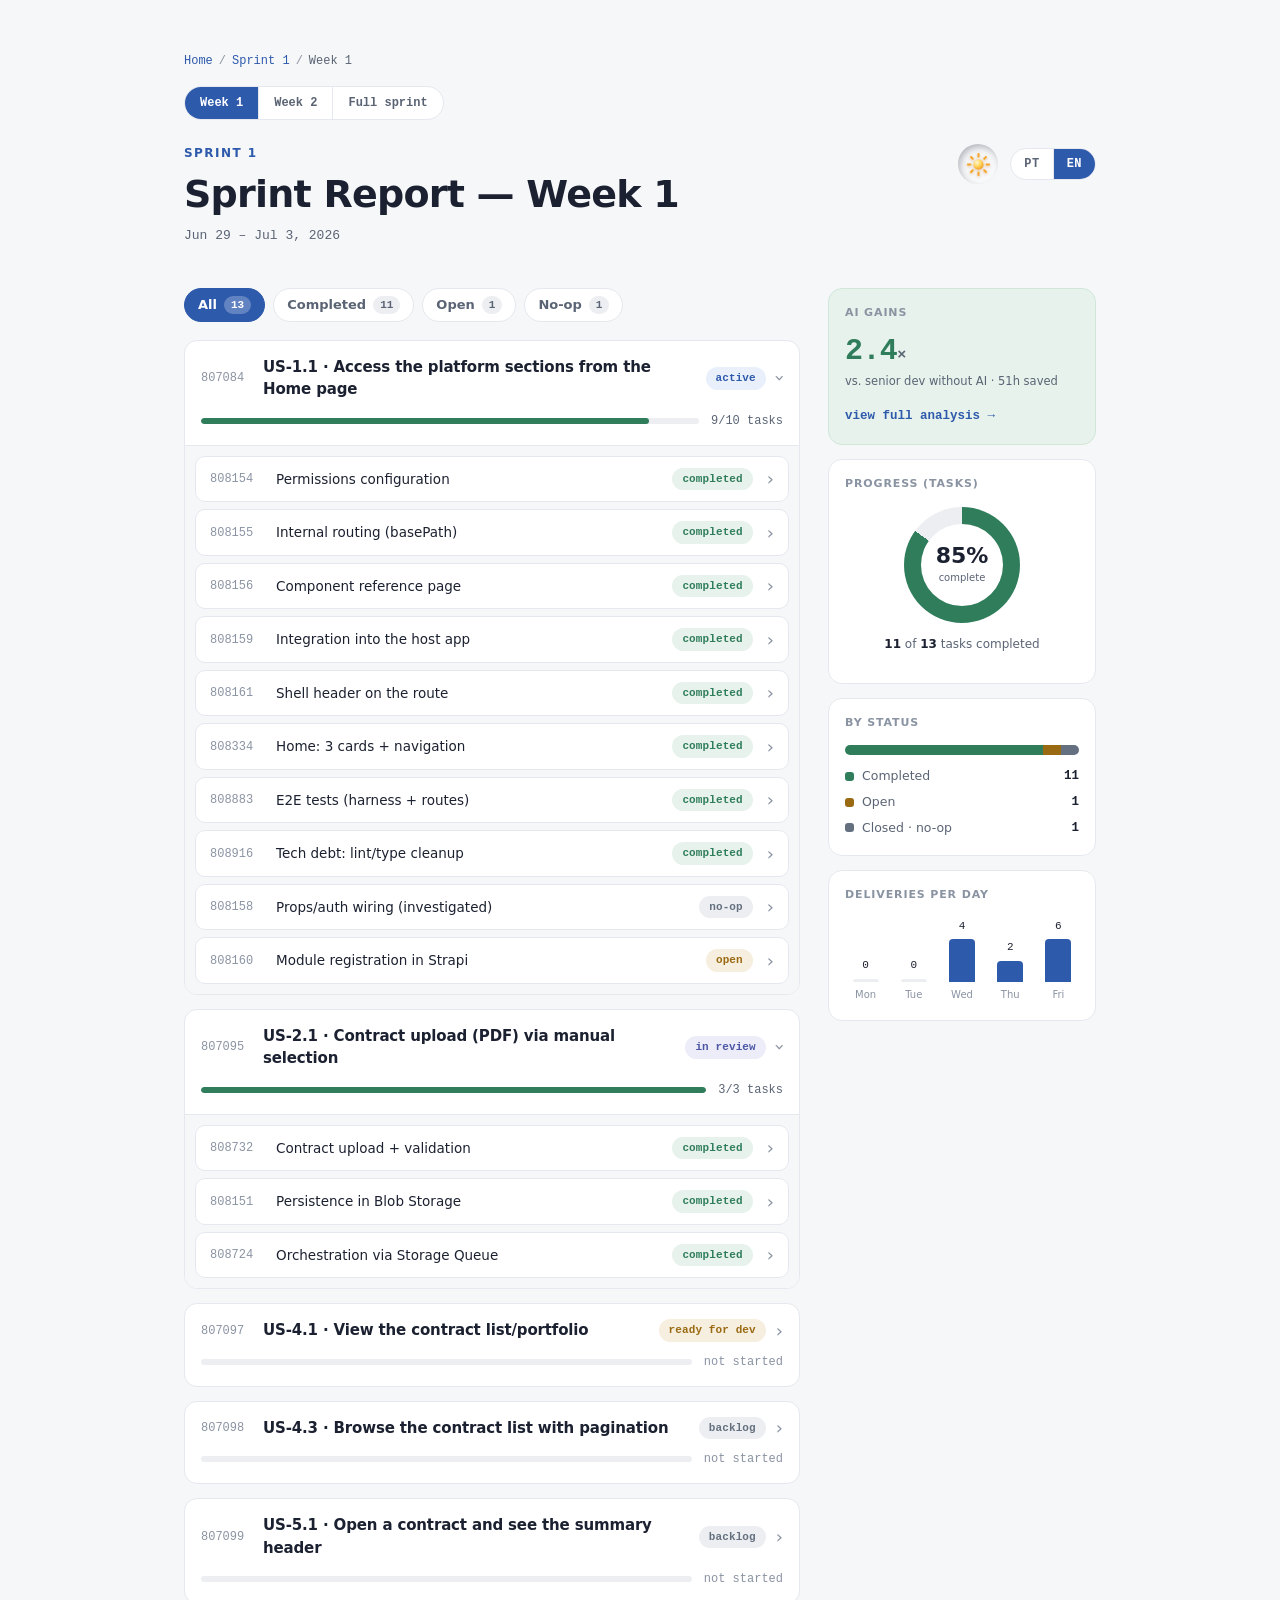
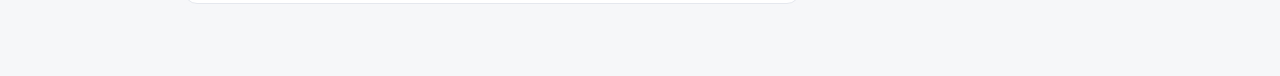
<file: sprint-1/week-1/index.html>
<!doctype html>
<html lang="en" data-lang="en">
<head>
<meta charset="utf-8">
<meta name="viewport" content="width=device-width, initial-scale=1">
<meta name="description" content="Sprint Report — Week 1 (Jun 29 – Jul 3, 2026)">
<title>Sprint Report — Week 1</title>
<script>try{if(localStorage.getItem('report-theme')==='dark')document.documentElement.setAttribute('data-theme','dark');}catch(e){}</script>
<link rel="stylesheet" href="../../assets/report.css">
<style>
  * { box-sizing: border-box; }
  body { margin: 0; background: var(--ground); color: var(--ink); font-family: var(--sans); line-height: 1.5; -webkit-font-smoothing: antialiased; }
  .wrap { max-width: 960px; margin: 0 auto; padding: 52px 24px 72px; }

  /* language toggle */
  [data-lang="en"] .t-pt { display: none; }
  [data-lang="pt"] .t-en { display: none; }

  /* breadcrumb + in-sprint switcher */
  .crumbs { font-family: var(--mono); font-size: 12px; color: var(--faint); margin-bottom: 16px; display: flex; flex-wrap: wrap; gap: 6px; align-items: center; }
  .crumbs a { color: var(--accent); text-decoration: none; }
  .crumbs a:hover { text-decoration: underline; }
  .crumbs .cur { color: var(--muted); }
  .switch { display: inline-flex; border: 1px solid var(--border); border-radius: 999px; overflow: hidden; background: var(--surface); margin-bottom: 24px; flex-wrap: wrap; }
  .switch .seg { font-family: var(--mono); font-size: 12px; font-weight: 700; color: var(--muted); text-decoration: none; padding: 7px 15px; transition: background-color .15s ease, color .15s ease; }
  .switch .seg + .seg { border-left: 1px solid var(--border); }
  .switch .seg:hover:not(.active) { background: var(--hover); }
  .switch .seg.active { background: var(--accent); color: #fff; }
  .switch .seg:focus-visible { outline: 2px solid var(--accent); outline-offset: 2px; }

  header { display: flex; justify-content: space-between; align-items: flex-start; gap: 16px 20px; flex-wrap: wrap; }
  .hd-main { min-width: 0; }
  .eyebrow { font-size: 12px; font-weight: 600; letter-spacing: .12em; text-transform: uppercase; color: var(--accent); margin: 0 0 12px; }
  h1 { font-size: clamp(26px, 4.5vw, 38px); font-weight: 700; letter-spacing: -0.02em; line-height: 1.1; margin: 0; text-wrap: balance; }
  .daterange { font-family: var(--mono); font-size: 13px; color: var(--muted); margin-top: 10px; font-variant-numeric: tabular-nums; }

  .controls { display: inline-flex; align-items: center; gap: 12px; }
  [data-theme="dark"] details.tk:hover { border-color: #33405a; }
  [data-theme="dark"] .gains-card { border-color: #1f3a2b; }
  .langsw { display: inline-flex; border: 1px solid var(--border); border-radius: 999px; overflow: hidden; background: var(--surface); flex-shrink: 0; }
  .langsw .lang { appearance: none; font: inherit; font-family: var(--mono); font-size: 12px; font-weight: 700; letter-spacing: .04em; color: var(--muted); background: transparent; border: 0; padding: 6px 13px; cursor: pointer; transition: background-color .15s ease, color .15s ease; }
  .langsw .lang + .lang { border-left: 1px solid var(--border); }
  .langsw .lang[aria-pressed="true"] { background: var(--accent); color: #fff; }
  .langsw .lang:hover:not([aria-pressed="true"]) { background: var(--hover); }
  .langsw .lang:focus-visible { outline: 2px solid var(--accent); outline-offset: 2px; }

  .layout { display: grid; grid-template-columns: minmax(0,1fr) 268px; gap: 28px; align-items: start; margin-top: 30px; }
  @media (max-width: 740px) { .layout { grid-template-columns: 1fr; } .sidebar { position: static !important; order: -1; } }

  .filters { display: flex; flex-wrap: wrap; gap: 8px; margin-bottom: 18px; }
  .fchip { appearance: none; font: inherit; font-size: 13px; font-weight: 600; color: var(--muted); background: var(--surface);
    border: 1px solid var(--border); border-radius: 999px; padding: 6px 13px; cursor: pointer; display: inline-flex; align-items: center; gap: 7px;
    transition: background-color .15s ease, border-color .15s ease, color .15s ease; }
  .fchip .ct { font-family: var(--mono); font-size: 11px; font-weight: 700; padding: 1px 7px; border-radius: 999px; background: var(--neutral-soft); color: var(--muted); }
  .fchip:hover { background: var(--hover); }
  .fchip[aria-pressed="true"] { background: var(--accent); border-color: var(--accent); color: #fff; }
  .fchip[aria-pressed="true"] .ct { background: rgba(255,255,255,.25); color: #fff; }
  .fchip:focus-visible { outline: 2px solid var(--accent); outline-offset: 2px; }

  .groups { display: flex; flex-direction: column; gap: 14px; }
  details.sg { border: 1px solid var(--border); border-radius: 13px; overflow: hidden; background: var(--surface); }
  details.sg[hidden] { display: none; }
  details.sg > summary.sg-head { list-style: none; cursor: pointer; padding: 15px 16px; user-select: none; transition: background-color .15s ease; }
  details.sg > summary.sg-head::-webkit-details-marker { display: none; }
  details.sg > summary.sg-head:hover { background: var(--hover); }
  details.sg > summary.sg-head:focus-visible { outline: 2px solid var(--accent); outline-offset: -2px; border-radius: 13px; }
  .sg-head .top { display: flex; align-items: center; gap: 10px; }
  .sg-head .id { font-family: var(--mono); font-size: 12px; color: var(--faint); font-variant-numeric: tabular-nums; min-width: 52px; }
  .sg-head .title { font-size: 15px; font-weight: 700; flex: 1; min-width: 0; letter-spacing: -0.01em; }
  .sg-head .chev { color: var(--faint); font-size: 18px; line-height: 1; transition: transform .18s ease; flex-shrink: 0; }
  details.sg[open] > summary.sg-head .chev { transform: rotate(90deg); }
  .sg-head .s-prog { display: flex; align-items: center; gap: 12px; margin-top: 11px; }
  .sg-head .s-bar { flex: 1; height: 6px; background: var(--neutral-soft); border-radius: 999px; overflow: hidden; }
  .sg-head .s-bar > i { display: block; height: 100%; background: var(--good); border-radius: 999px; }
  .sg-head .s-frac { font-family: var(--mono); font-size: 12px; color: var(--muted); font-variant-numeric: tabular-nums; white-space: nowrap; }
  .sg.na .s-frac { color: var(--faint); }
  .sg-tasks { background: var(--ground); border-top: 1px solid var(--border); padding: 10px; display: flex; flex-direction: column; gap: 7px; }
  .sg-empty { background: var(--ground); border-top: 1px solid var(--border); padding: 13px 16px; color: var(--faint); font-size: 12.5px; }
  @media (prefers-reduced-motion: reduce) { .sg-head .chev, details.sg > summary.sg-head { transition: none; } }

  details.tk { background: var(--surface); border: 1px solid var(--border); border-radius: 10px; overflow: hidden; }
  details.tk[hidden] { display: none; }
  details.tk > summary { list-style: none; cursor: pointer; display: flex; align-items: center; gap: 14px; padding: 11px 14px; user-select: none; transition: background-color .15s ease; }
  details.tk > summary::-webkit-details-marker { display: none; }
  details.tk > summary:hover { background: var(--hover); }
  details.tk > summary:hover .chev { color: var(--accent); }
  details.tk:hover { border-color: #d3dae8; }
  details.tk > summary:focus-visible { outline: 2px solid var(--accent); outline-offset: -2px; border-radius: 10px; }
  details.tk[open] > summary { border-bottom: 1px solid var(--border); }
  summary .id { font-family: var(--mono); font-size: 12px; color: var(--faint); font-variant-numeric: tabular-nums; min-width: 52px; }
  summary .t { font-size: 13.5px; flex: 1; min-width: 0; }
  summary .chev { color: var(--faint); font-size: 18px; line-height: 1; transition: transform .18s ease; flex-shrink: 0; }
  details.tk[open] > summary .chev { transform: rotate(90deg); }
  @media (prefers-reduced-motion: reduce) { summary .chev, details.tk > summary, .fchip, .langsw .lang { transition: none; } }
  .tk .desc { padding: 12px 14px 15px 66px; font-size: 13px; color: var(--muted); line-height: 1.6; }
  .tk .desc code { font-family: var(--mono); font-size: .9em; background: var(--neutral-soft); color: var(--ink); padding: 1px 5px; border-radius: 5px; }

  .chip { display: inline-block; font-size: 11px; font-weight: 600; padding: 3px 10px; border-radius: 999px; font-family: var(--mono); letter-spacing: .01em; white-space: nowrap; flex-shrink: 0; }
  .chip.done { background: var(--good-soft); color: var(--good); }
  .chip.open { background: var(--wait-soft); color: var(--wait); }
  .chip.noop { background: var(--neutral-soft); color: var(--neutral); }
  .chip.active { background: var(--accent-soft); color: var(--accent); }
  .chip.review { background: var(--prog-soft); color: var(--prog); }
  .chip.ready { background: var(--wait-soft); color: var(--wait); }

  .empty-all { color: var(--faint); font-size: 13.5px; padding: 20px 4px; display: none; }

  .sidebar { position: sticky; top: 20px; display: flex; flex-direction: column; gap: 14px; }
  .card { background: var(--surface); border: 1px solid var(--border); border-radius: 14px; padding: 16px 16px 18px; }
  .card h3 { margin: 0 0 14px; font-size: 11px; font-weight: 700; letter-spacing: .08em; text-transform: uppercase; color: var(--faint); }
  .ring { width: 116px; height: 116px; border-radius: 50%; margin: 0 auto 4px; background: conic-gradient(var(--good) 0 85%, var(--neutral-soft) 0 100%); display: grid; place-items: center; }
  .ring .hole { width: 82px; height: 82px; border-radius: 50%; background: var(--surface); display: grid; place-items: center; text-align: center; }
  .ring .pct { font-size: 22px; font-weight: 700; font-variant-numeric: tabular-nums; line-height: 1; }
  .ring .sub { font-size: 10px; color: var(--muted); margin-top: 3px; }
  .ring-cap { text-align: center; font-size: 12px; color: var(--muted); }
  .ring-cap b { color: var(--ink); font-variant-numeric: tabular-nums; }
  .stack { display: flex; height: 10px; border-radius: 999px; overflow: hidden; margin-bottom: 12px; }
  .stack > i { display: block; }
  .stack .s-done { background: var(--good); } .stack .s-open { background: var(--wait); } .stack .s-noop { background: var(--neutral); }
  .legend { display: flex; flex-direction: column; gap: 7px; }
  .legend .row { display: flex; align-items: center; gap: 8px; font-size: 12.5px; color: var(--muted); }
  .legend .dot { width: 9px; height: 9px; border-radius: 3px; flex-shrink: 0; }
  .legend .row b { margin-left: auto; font-family: var(--mono); font-variant-numeric: tabular-nums; color: var(--ink); }
  .dot.done { background: var(--good); } .dot.open { background: var(--wait); } .dot.noop { background: var(--neutral); }
  .bar { height: 8px; border-radius: 999px; background: var(--neutral-soft); overflow: hidden; }
  .bar > i { display: block; height: 100%; background: var(--good); border-radius: 999px; }
  .days { display: flex; align-items: flex-end; gap: 7px; height: 84px; margin-top: 4px; }
  .days .col { flex: 1; display: flex; flex-direction: column; align-items: center; justify-content: flex-end; gap: 5px; height: 100%; }
  .days .b { width: 100%; max-width: 26px; background: var(--accent); border-radius: 4px 4px 0 0; min-height: 3px; }
  .days .b.zero { background: var(--neutral-soft); }
  .days .n { font-family: var(--mono); font-size: 11px; font-variant-numeric: tabular-nums; color: var(--ink); }
  .days .lbl { font-size: 10px; color: var(--faint); }
  .gains-card { background: var(--good-soft); border-color: #cfe6d9; }
  .gains-card .gval { font-family: var(--mono); font-size: 30px; font-weight: 700; line-height: 1; font-variant-numeric: tabular-nums; letter-spacing: -0.02em; color: var(--good); }
  .gains-card .gval small { font-size: 15px; font-weight: 600; color: var(--muted); }
  .gains-card .gcap { font-size: 11.5px; color: var(--muted); margin: 7px 0 12px; }
  .gains-card .glink { font-size: 12.5px; font-weight: 600; font-family: var(--mono); color: var(--accent); text-decoration: none; }
  .gains-card .glink:hover { text-decoration: underline; }

  /* report history / archive nav */
  .reportnav { margin-top: 44px; padding-top: 20px; border-top: 1px solid var(--border); }
  .reportnav[hidden] { display: none; }
  .reportnav .alabel { font-weight: 700; color: var(--faint); font-size: 11px; letter-spacing: .08em; text-transform: uppercase; display: block; margin-bottom: 11px; }
  .archive-list { list-style: none; padding: 0; margin: 0; display: flex; flex-wrap: wrap; gap: 8px 18px; }
  .reportnav a { color: var(--accent); text-decoration: none; font-family: var(--mono); font-size: 12.5px; }
  .reportnav a:hover { text-decoration: underline; }
  .to-current { display: inline-block; margin-bottom: 16px; }
  .to-current[hidden], .archive[hidden] { display: none; }
</style>
</head>
<body>
<div class="wrap">
  <nav class="crumbs" aria-label="Breadcrumb">
    <a href="../../index.html"><span class="t-pt">Início</span><span class="t-en">Home</span></a>
    <span>/</span>
    <a href="../index.html">Sprint 1</a>
    <span>/</span>
    <span class="cur"><span class="t-pt">Semana 1</span><span class="t-en">Week 1</span></span>
  </nav>
  <div class="switch" role="group" aria-label="Sprint 1 reports">
    <a class="seg active" aria-current="page" href="../week-1/index.html"><span class="t-pt">Semana 1</span><span class="t-en">Week 1</span></a>
    <a class="seg" href="../week-2/index.html"><span class="t-pt">Semana 2</span><span class="t-en">Week 2</span></a>
    <a class="seg" href="../index.html"><span class="t-pt">Sprint completa</span><span class="t-en">Full sprint</span></a>
  </div>

  <header>
    <div class="hd-main">
      <p class="eyebrow">Sprint 1</p>
      <h1>Sprint Report — <span class="t-pt">Semana 1</span><span class="t-en">Week 1</span></h1>
      <p class="daterange"><span class="t-pt">29 jun – 03 jul 2026</span><span class="t-en">Jun 29 – Jul 3, 2026</span></p>
    </div>
    <div class="controls">
      <button type="button" class="theme-toggle" id="themeToggle" aria-label="Toggle dark theme" aria-pressed="false" title="Toggle theme">
        <span class="tt-socket">
          <svg class="tt-icon" viewBox="0 0 24 24" aria-hidden="true">
            <defs>
              <radialGradient id="ttsun" cx="35%" cy="30%" r="75%"><stop offset="0%" stop-color="#fff6cf"/><stop offset="55%" stop-color="#ffd35a"/><stop offset="100%" stop-color="#f39c1f"/></radialGradient>
              <radialGradient id="ttmoon" cx="35%" cy="30%" r="80%"><stop offset="0%" stop-color="#f4f7ff"/><stop offset="60%" stop-color="#cfd8ea"/><stop offset="100%" stop-color="#9fabc4"/></radialGradient>
              <mask id="ttcrescent"><rect x="0" y="0" width="24" height="24" fill="#fff"/><circle cx="17.5" cy="7.5" r="7" fill="#000"/></mask>
            </defs>
            <g class="tt-sun">
              <g class="tt-rays">
                <line x1="12" y1="1" x2="12" y2="3.6"/><line x1="12" y1="20.4" x2="12" y2="23"/>
                <line x1="1" y1="12" x2="3.6" y2="12"/><line x1="20.4" y1="12" x2="23" y2="12"/>
                <line x1="4.2" y1="4.2" x2="6" y2="6"/><line x1="18" y1="18" x2="19.8" y2="19.8"/>
                <line x1="19.8" y1="4.2" x2="18" y2="6"/><line x1="6" y1="18" x2="4.2" y2="19.8"/>
              </g>
              <circle cx="12" cy="12" r="5.2" fill="url(#ttsun)"/>
            </g>
            <g class="tt-moon">
              <circle cx="12" cy="12" r="6.6" fill="url(#ttmoon)" mask="url(#ttcrescent)"/>
              <circle class="crater" cx="10" cy="10" r="1.1"/><circle class="crater" cx="8.6" cy="14" r="0.8"/><circle class="crater" cx="12.6" cy="14.4" r="1.4"/>
            </g>
          </svg>
        </span>
      </button>
      <div class="langsw" role="group" aria-label="Language / Idioma">
        <button type="button" class="lang" data-lang-set="pt" aria-pressed="false">PT</button>
        <button type="button" class="lang" data-lang-set="en" aria-pressed="true">EN</button>
      </div>
    </div>
  </header>

  <div class="layout">
    <main>
      <div class="filters" role="group" aria-label="Filter tasks by status">
        <button class="fchip" data-filter="all" aria-pressed="true"><span class="t-pt">Todos</span><span class="t-en">All</span> <span class="ct">13</span></button>
        <button class="fchip" data-filter="done" aria-pressed="false"><span class="t-pt">Concluídos</span><span class="t-en">Completed</span> <span class="ct">11</span></button>
        <button class="fchip" data-filter="open" aria-pressed="false"><span class="t-pt">Em aberto</span><span class="t-en">Open</span> <span class="ct">1</span></button>
        <button class="fchip" data-filter="noop" aria-pressed="false"><span class="t-pt">No-op</span><span class="t-en">No-op</span> <span class="ct">1</span></button>
      </div>

      <div class="groups">
        <details class="sg" open>
          <summary class="sg-head">
            <div class="top"><span class="id">807084</span><span class="title">US-1.1 · <span class="t-pt">Acessar as seções da plataforma pela Home</span><span class="t-en">Access the platform sections from the Home page</span></span><span class="chip active"><span class="t-pt">ativa</span><span class="t-en">active</span></span><span class="chev">›</span></div>
            <div class="s-prog"><div class="s-bar"><i style="width:90%"></i></div><span class="s-frac">9/10 tasks</span></div>
          </summary>
          <div class="sg-tasks">
            <details class="tk" data-status="done"><summary><span class="id">808154</span><span class="t"><span class="t-pt">Configuração de permissões</span><span class="t-en">Permissions configuration</span></span><span class="chip done"><span class="t-pt">concluído</span><span class="t-en">completed</span></span><span class="chev">›</span></summary><div class="desc"><span class="t-pt">Registrou o módulo no pacote de permissões compartilhado (<code>fe-tools</code>) para habilitar o gate de acesso por perfil. Inclui bump de versão do pacote e teste.</span><span class="t-en">Registered the module in the shared permissions package (<code>fe-tools</code>) to enable role-based access gating. Includes a package version bump and a test.</span></div></details>
            <details class="tk" data-status="done"><summary><span class="id">808155</span><span class="t"><span class="t-pt">Roteamento interno (basePath)</span><span class="t-en">Internal routing (basePath)</span></span><span class="chip done"><span class="t-pt">concluído</span><span class="t-en">completed</span></span><span class="chev">›</span></summary><div class="desc"><span class="t-pt">Roteamento interno com React Router sob um <code>basePath</code>, seguindo o padrão já adotado por outros módulos. Inclui rota de showcase protegida para ambientes não-produção.</span><span class="t-en">Internal routing with React Router under a <code>basePath</code>, following the pattern already adopted by other modules. Includes a showcase route protected for non-production environments.</span></div></details>
            <details class="tk" data-status="done"><summary><span class="id">808156</span><span class="t"><span class="t-pt">Página de referência de componentes</span><span class="t-en">Component reference page</span></span><span class="chip done"><span class="t-pt">concluído</span><span class="t-en">completed</span></span><span class="chev">›</span></summary><div class="desc"><span class="t-pt">Página de showcase da biblioteca de componentes (átomos reconstruídos localmente) como guia de design para devs e IA. Protegida para não-produção.</span><span class="t-en">Showcase page of the component library (atoms rebuilt locally) as a design guide for devs and AI. Protected for non-production.</span></div></details>
            <details class="tk" data-status="done"><summary><span class="id">808159</span><span class="t"><span class="t-pt">Integração no app host</span><span class="t-en">Integration into the host app</span></span><span class="chip done"><span class="t-pt">concluído</span><span class="t-en">completed</span></span><span class="chev">›</span></summary><div class="desc"><span class="t-pt">Integração do módulo no app host — registro, wrapper e rota protegida por permissão. Passou a consumir o módulo como dependência real do feed (não mais alias local).</span><span class="t-en">Module integration into the host app — registration, wrapper, and permission-protected route. Now consumes the module as a real feed dependency (no longer a local alias).</span></div></details>
            <details class="tk" data-status="done"><summary><span class="id">808161</span><span class="t"><span class="t-pt">Header do shell na rota</span><span class="t-en">Shell header on the route</span></span><span class="chip done"><span class="t-pt">concluído</span><span class="t-en">completed</span></span><span class="chev">›</span></summary><div class="desc"><span class="t-pt">Renderiza o header do app host na rota do módulo (seletor de site + menu do usuário), reutilizando o componente do container — sem reconstruir nada dentro do módulo.</span><span class="t-en">Renders the host app header on the module route (site selector + user menu), reusing the container's component — without rebuilding anything inside the module.</span></div></details>
            <details class="tk" data-status="done"><summary><span class="id">808334</span><span class="t"><span class="t-pt">Home: 3 cards + navegação</span><span class="t-en">Home: 3 cards + navigation</span></span><span class="chip done"><span class="t-pt">concluído</span><span class="t-en">completed</span></span><span class="chev">›</span></summary><div class="desc"><span class="t-pt">Página inicial com os 3 cards de feature e navegação para páginas stub. Acessibilidade (teclado/aria) e i18n (pt/en/es) cobertos.</span><span class="t-en">Home page with the 3 feature cards and navigation to stub pages. Accessibility (keyboard/aria) and i18n (pt/en/es) covered.</span></div></details>
            <details class="tk" data-status="done"><summary><span class="id">808883</span><span class="t"><span class="t-pt">Testes E2E (harness + rotas)</span><span class="t-en">E2E tests (harness + routes)</span></span><span class="chip done"><span class="t-pt">concluído</span><span class="t-en">completed</span></span><span class="chev">›</span></summary><div class="desc"><span class="t-pt">Harness de testes E2E (Playwright) co-localizado no repositório do módulo, mais uma suíte de rotas. Execução local/on-demand (estágio de CI adiado por ser dep cross-team).</span><span class="t-en">E2E test harness (Playwright) co-located in the module repository, plus a routes suite. Local/on-demand execution (CI stage deferred as it's a cross-team dependency).</span></div></details>
            <details class="tk" data-status="done"><summary><span class="id">808916</span><span class="t"><span class="t-pt">Tech debt: limpeza de lint/type</span><span class="t-en">Tech debt: lint/type cleanup</span></span><span class="chip done"><span class="t-pt">concluído</span><span class="t-en">completed</span></span><span class="chev">›</span></summary><div class="desc"><span class="t-pt">Remoção de todas as 28 supressões de lint/type na raiz, trocando comentários de supressão por política de ESLint adequada. Zero warnings ao final.</span><span class="t-en">Removed all 28 lint/type suppressions at the root, replacing suppression comments with a proper ESLint policy. Zero warnings at the end.</span></div></details>
            <details class="tk" data-status="noop"><summary><span class="id">808158</span><span class="t"><span class="t-pt">Fiação de props/auth (investigado)</span><span class="t-en">Props/auth wiring (investigated)</span></span><span class="chip noop"><span class="t-pt">no-op</span><span class="t-en">no-op</span></span><span class="chev">›</span></summary><div class="desc"><span class="t-pt">Investigação da fiação de props/contexto e auth no wrapper. Conclusão: não era necessária — o app host já provia o essencial e o módulo trata os próprios erros — então foi fechada sem alteração de código (escopo já coberto).</span><span class="t-en">Investigation of props/context and auth wiring in the wrapper. Conclusion: it wasn't needed — the host app already provided the essentials and the module handles its own errors — so it was closed with no code change (scope already covered).</span></div></details>
            <details class="tk" data-status="open"><summary><span class="id">808160</span><span class="t"><span class="t-pt">Registro do módulo no Strapi</span><span class="t-en">Module registration in Strapi</span></span><span class="chip open"><span class="t-pt">em aberto</span><span class="t-en">open</span></span><span class="chev">›</span></summary><div class="desc"><span class="t-pt">Registro da entrada do módulo no Strapi (catálogo de módulos) — pendente de execução.</span><span class="t-en">Registration of the module entry in Strapi (module catalog) — pending execution.</span></div></details>
          </div>
        </details>

        <details class="sg" open>
          <summary class="sg-head">
            <div class="top"><span class="id">807095</span><span class="title">US-2.1 · <span class="t-pt">Upload de contrato (PDF) via seleção manual</span><span class="t-en">Contract upload (PDF) via manual selection</span></span><span class="chip review"><span class="t-pt">em review</span><span class="t-en">in review</span></span><span class="chev">›</span></div>
            <div class="s-prog"><div class="s-bar"><i style="width:100%"></i></div><span class="s-frac">3/3 tasks</span></div>
          </summary>
          <div class="sg-tasks">
            <details class="tk" data-status="done"><summary><span class="id">808732</span><span class="t"><span class="t-pt">Upload de contrato + validação</span><span class="t-en">Contract upload + validation</span></span><span class="chip done"><span class="t-pt">concluído</span><span class="t-en">completed</span></span><span class="chev">›</span></summary><div class="desc"><span class="t-pt">Tela de upload de contrato (PDF) com validação no cliente e tratamento de progresso/erro (watchdog de stall + abort).</span><span class="t-en">Contract upload screen (PDF) with client-side validation and progress/error handling (stall watchdog + abort).</span></div></details>
            <details class="tk" data-status="done"><summary><span class="id">808151</span><span class="t"><span class="t-pt">Persistência em Blob Storage</span><span class="t-en">Persistence in Blob Storage</span></span><span class="chip done"><span class="t-pt">concluído</span><span class="t-en">completed</span></span><span class="chev">›</span></summary><div class="desc"><span class="t-pt">Camada de persistência do contrato em Azure Blob Storage, com validação (magic bytes) e limite de tamanho no caminho de upload.</span><span class="t-en">Contract persistence layer in Azure Blob Storage, with validation (magic bytes) and a size limit on the upload path.</span></div></details>
            <details class="tk" data-status="done"><summary><span class="id">808724</span><span class="t"><span class="t-pt">Orquestração via Storage Queue</span><span class="t-en">Orchestration via Storage Queue</span></span><span class="chip done"><span class="t-pt">concluído</span><span class="t-en">completed</span></span><span class="chev">›</span></summary><div class="desc"><span class="t-pt">Orquestração via Azure Storage Queue para disparar o pipeline de ingestão de forma assíncrona (event-driven).</span><span class="t-en">Orchestration via Azure Storage Queue to trigger the ingestion pipeline asynchronously (event-driven).</span></div></details>
          </div>
        </details>

        <details class="sg na">
          <summary class="sg-head">
            <div class="top"><span class="id">807097</span><span class="title">US-4.1 · <span class="t-pt">Ver a lista/portfólio de contratos</span><span class="t-en">View the contract list/portfolio</span></span><span class="chip ready"><span class="t-pt">pronta p/ dev</span><span class="t-en">ready for dev</span></span><span class="chev">›</span></div>
            <div class="s-prog"><div class="s-bar"><i style="width:0%"></i></div><span class="s-frac"><span class="t-pt">não iniciada</span><span class="t-en">not started</span></span></div>
          </summary>
          <div class="sg-empty"><span class="t-pt">Sem tasks nesta sprint.</span><span class="t-en">No tasks this sprint.</span></div>
        </details>
        <details class="sg na">
          <summary class="sg-head">
            <div class="top"><span class="id">807098</span><span class="title">US-4.3 · <span class="t-pt">Navegar a lista de contratos com paginação</span><span class="t-en">Browse the contract list with pagination</span></span><span class="chip noop"><span class="t-pt">backlog</span><span class="t-en">backlog</span></span><span class="chev">›</span></div>
            <div class="s-prog"><div class="s-bar"><i style="width:0%"></i></div><span class="s-frac"><span class="t-pt">não iniciada</span><span class="t-en">not started</span></span></div>
          </summary>
          <div class="sg-empty"><span class="t-pt">Sem tasks nesta sprint.</span><span class="t-en">No tasks this sprint.</span></div>
        </details>
        <details class="sg na">
          <summary class="sg-head">
            <div class="top"><span class="id">807099</span><span class="title">US-5.1 · <span class="t-pt">Abrir um contrato e ver o cabeçalho de resumo</span><span class="t-en">Open a contract and see the summary header</span></span><span class="chip noop"><span class="t-pt">backlog</span><span class="t-en">backlog</span></span><span class="chev">›</span></div>
            <div class="s-prog"><div class="s-bar"><i style="width:0%"></i></div><span class="s-frac"><span class="t-pt">não iniciada</span><span class="t-en">not started</span></span></div>
          </summary>
          <div class="sg-empty"><span class="t-pt">Sem tasks nesta sprint.</span><span class="t-en">No tasks this sprint.</span></div>
        </details>
      </div>
      <p class="empty-all"><span class="t-pt">Nenhuma task nesta categoria.</span><span class="t-en">No tasks in this category.</span></p>
    </main>

    <aside class="sidebar" aria-label="Sprint metrics">
      <div class="card gains-card">
        <h3><span class="t-pt">Ganhos com IA</span><span class="t-en">AI gains</span></h3>
        <div class="gval"><span class="t-pt">2,4</span><span class="t-en">2.4</span><small>×</small></div>
        <p class="gcap"><span class="t-pt">vs. sênior sem IA · 51h economizadas</span><span class="t-en">vs. senior dev without AI · 51h saved</span></p>
        <a class="glink" href="gains.html"><span class="t-pt">ver análise completa →</span><span class="t-en">view full analysis →</span></a>
      </div>
      <div class="card">
        <h3><span class="t-pt">Progresso (tasks)</span><span class="t-en">Progress (tasks)</span></h3>
        <div class="ring"><div class="hole"><div><div class="pct">85%</div><div class="sub"><span class="t-pt">concluído</span><span class="t-en">complete</span></div></div></div></div>
        <p class="ring-cap"><span class="t-pt"><b>11</b> de <b>13</b> tasks concluídas</span><span class="t-en"><b>11</b> of <b>13</b> tasks completed</span></p>
      </div>
      <div class="card">
        <h3><span class="t-pt">Por status</span><span class="t-en">By status</span></h3>
        <div class="stack" aria-hidden="true"><i class="s-done" style="width:84.6%"></i><i class="s-open" style="width:7.7%"></i><i class="s-noop" style="width:7.7%"></i></div>
        <div class="legend">
          <div class="row"><span class="dot done"></span><span class="t-pt">Concluídos</span><span class="t-en">Completed</span> <b>11</b></div>
          <div class="row"><span class="dot open"></span><span class="t-pt">Em aberto</span><span class="t-en">Open</span> <b>1</b></div>
          <div class="row"><span class="dot noop"></span><span class="t-pt">Fechado · no-op</span><span class="t-en">Closed · no-op</span> <b>1</b></div>
        </div>
      </div>
      <div class="card">
        <h3><span class="t-pt">Entregas por dia</span><span class="t-en">Deliveries per day</span></h3>
        <div class="days">
          <div class="col"><span class="n">0</span><div class="b zero" style="height:3px"></div><span class="lbl"><span class="t-pt">seg</span><span class="t-en">Mon</span></span></div>
          <div class="col"><span class="n">0</span><div class="b zero" style="height:3px"></div><span class="lbl"><span class="t-pt">ter</span><span class="t-en">Tue</span></span></div>
          <div class="col"><span class="n">4</span><div class="b" style="height:43px"></div><span class="lbl"><span class="t-pt">qua</span><span class="t-en">Wed</span></span></div>
          <div class="col"><span class="n">2</span><div class="b" style="height:21px"></div><span class="lbl"><span class="t-pt">qui</span><span class="t-en">Thu</span></span></div>
          <div class="col"><span class="n">6</span><div class="b" style="height:64px"></div><span class="lbl"><span class="t-pt">sex</span><span class="t-en">Fri</span></span></div>
        </div>
      </div>
    </aside>
  </div>
</div>

<script src="../../assets/report.js"></script>
<script>
  // Status filter (unchanged — keys off data-status, independent of language)
  (function () {
    var chips = Array.prototype.slice.call(document.querySelectorAll('.fchip'));
    var groups = Array.prototype.slice.call(document.querySelectorAll('.sg'));
    var emptyAll = document.querySelector('.empty-all');
    function apply(filter) {
      var totalShown = 0;
      groups.forEach(function (g) {
        var tasks = Array.prototype.slice.call(g.querySelectorAll('details.tk'));
        var visible = 0;
        tasks.forEach(function (t) {
          var match = filter === 'all' || t.getAttribute('data-status') === filter;
          t.hidden = !match; if (match) visible++;
        });
        var showGroup = filter === 'all' || visible > 0;
        g.hidden = !showGroup;
        if (showGroup) {
          totalShown++;
          if (filter !== 'all') g.open = true;
          else g.open = !g.classList.contains('na');
        }
      });
      emptyAll.style.display = totalShown ? 'none' : 'block';
    }
    chips.forEach(function (c) {
      c.addEventListener('click', function () {
        chips.forEach(function (x) { x.setAttribute('aria-pressed', x === c ? 'true' : 'false'); });
        apply(c.getAttribute('data-filter'));
      });
    });
  })();

  // Language switcher (PT/EN) — inline dual-text toggled via [data-lang]; patches attrs CSS can't reach
  (function () {
    var root = document.documentElement;
    var KEY = 'report-lang';
    var STR = {
      en: { htmllang: 'en',    title: 'Sprint Report — Week 1',   desc: 'Sprint Report — Week 1 (Jun 29 – Jul 3, 2026)',    ariaFilter: 'Filter tasks by status',  ariaMetrics: 'Sprint metrics',    ariaArchive: 'Previous reports' },
      pt: { htmllang: 'pt-BR', title: 'Sprint Report — Semana 1', desc: 'Sprint Report — Semana 1 (29 jun – 03 jul 2026)', ariaFilter: 'Filtrar tasks por status', ariaMetrics: 'Métricas da sprint', ariaArchive: 'Relatórios anteriores' }
    };
    var btns = Array.prototype.slice.call(document.querySelectorAll('.lang'));
    var filterGroup = document.querySelector('.filters');
    var sidebar = document.querySelector('.sidebar');
    var archiveNav = document.querySelector('.archive');
    var meta = document.querySelector('meta[name="description"]');
    function setLang(lang) {
      if (lang !== 'pt' && lang !== 'en') lang = 'en';
      var s = STR[lang];
      root.setAttribute('data-lang', lang);
      root.setAttribute('lang', s.htmllang);
      document.title = s.title;
      if (meta) meta.setAttribute('content', s.desc);
      if (filterGroup) filterGroup.setAttribute('aria-label', s.ariaFilter);
      if (sidebar) sidebar.setAttribute('aria-label', s.ariaMetrics);
      if (archiveNav) archiveNav.setAttribute('aria-label', s.ariaArchive);
      btns.forEach(function (b) { b.setAttribute('aria-pressed', b.getAttribute('data-lang-set') === lang ? 'true' : 'false'); });
      try { localStorage.setItem(KEY, lang); } catch (e) {}
    }
    var saved = null;
    try { saved = localStorage.getItem(KEY); } catch (e) {}
    setLang(saved || 'en');
    btns.forEach(function (b) {
      b.addEventListener('click', function () { setLang(b.getAttribute('data-lang-set')); });
    });
  })();
</script>
</body>
</html>
</file>
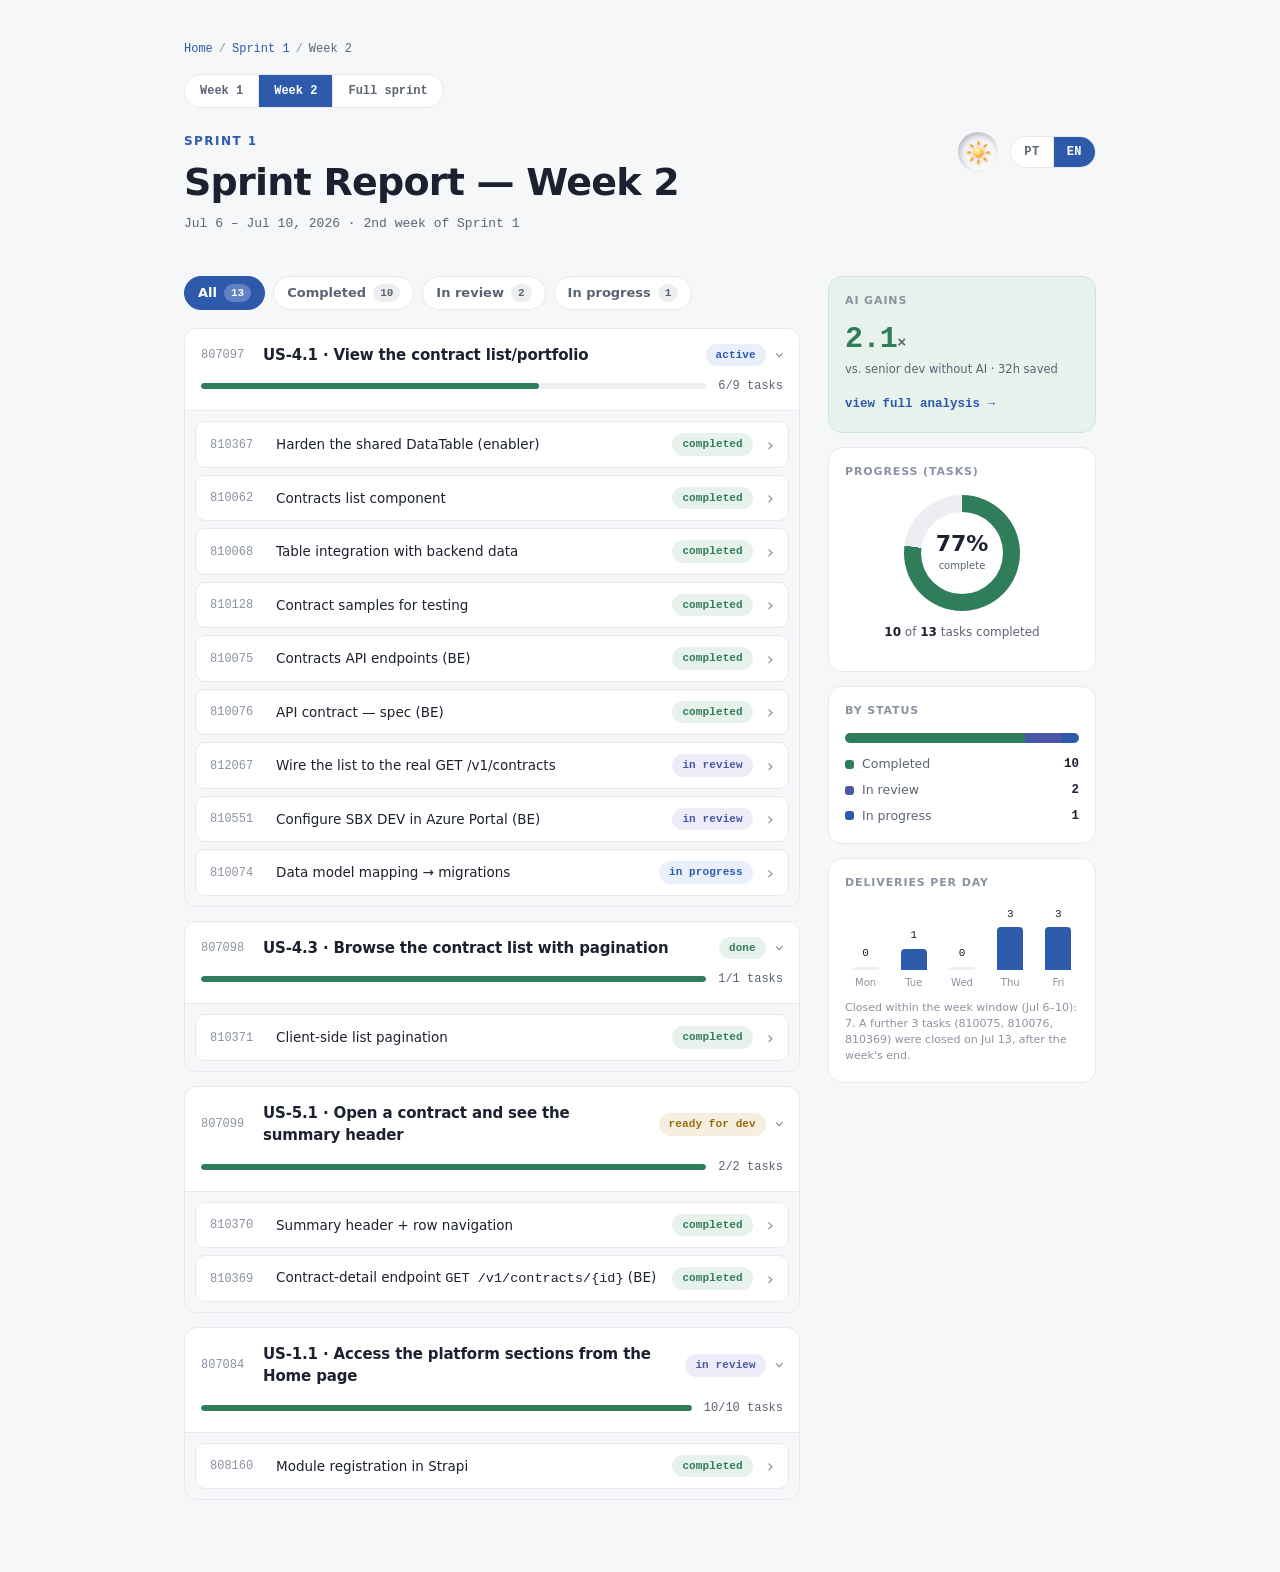
<file: sprint-1/week-2/index.html>
<!doctype html>
<html lang="en" data-lang="en">
<head>
<meta charset="utf-8">
<meta name="viewport" content="width=device-width, initial-scale=1">
<meta name="description" content="Sprint Report — Week 2 (Jul 6 – Jul 10, 2026)">
<title>Sprint Report — Week 2</title>
<script>try{if(localStorage.getItem('report-theme')==='dark')document.documentElement.setAttribute('data-theme','dark');}catch(e){}</script>
<link rel="stylesheet" href="../../assets/report.css">
<style>
  * { box-sizing: border-box; }
  body { margin: 0; background: var(--ground); color: var(--ink); font-family: var(--sans); line-height: 1.5; -webkit-font-smoothing: antialiased; }
  .wrap { max-width: 960px; margin: 0 auto; padding: 40px 24px 72px; }

  /* language toggle */
  [data-lang="en"] .t-pt { display: none; }
  [data-lang="pt"] .t-en { display: none; }

  /* breadcrumb + in-sprint switcher */
  .crumbs { font-family: var(--mono); font-size: 12px; color: var(--faint); margin-bottom: 16px; display: flex; flex-wrap: wrap; gap: 6px; align-items: center; }
  .crumbs a { color: var(--accent); text-decoration: none; }
  .crumbs a:hover { text-decoration: underline; }
  .crumbs .cur { color: var(--muted); }
  .switch { display: inline-flex; border: 1px solid var(--border); border-radius: 999px; overflow: hidden; background: var(--surface); margin-bottom: 24px; flex-wrap: wrap; }
  .switch .seg { font-family: var(--mono); font-size: 12px; font-weight: 700; color: var(--muted); text-decoration: none; padding: 7px 15px; transition: background-color .15s ease, color .15s ease; }
  .switch .seg + .seg { border-left: 1px solid var(--border); }
  .switch .seg:hover:not(.active) { background: var(--hover); }
  .switch .seg.active { background: var(--accent); color: #fff; }
  .switch .seg:focus-visible { outline: 2px solid var(--accent); outline-offset: 2px; }

  header { display: flex; justify-content: space-between; align-items: flex-start; gap: 16px 20px; flex-wrap: wrap; }
  .hd-main { min-width: 0; }
  .eyebrow { font-size: 12px; font-weight: 600; letter-spacing: .12em; text-transform: uppercase; color: var(--accent); margin: 0 0 12px; }
  h1 { font-size: clamp(26px, 4.5vw, 38px); font-weight: 700; letter-spacing: -0.02em; line-height: 1.1; margin: 0; text-wrap: balance; }
  .daterange { font-family: var(--mono); font-size: 13px; color: var(--muted); margin-top: 10px; font-variant-numeric: tabular-nums; }

  .controls { display: inline-flex; align-items: center; gap: 12px; }
  [data-theme="dark"] details.tk:hover { border-color: #33405a; }
  [data-theme="dark"] .gains-card { border-color: #1f3a2b; }
  .langsw { display: inline-flex; border: 1px solid var(--border); border-radius: 999px; overflow: hidden; background: var(--surface); flex-shrink: 0; }
  .langsw .lang { appearance: none; font: inherit; font-family: var(--mono); font-size: 12px; font-weight: 700; letter-spacing: .04em; color: var(--muted); background: transparent; border: 0; padding: 6px 13px; cursor: pointer; transition: background-color .15s ease, color .15s ease; }
  .langsw .lang + .lang { border-left: 1px solid var(--border); }
  .langsw .lang[aria-pressed="true"] { background: var(--accent); color: #fff; }
  .langsw .lang:hover:not([aria-pressed="true"]) { background: var(--hover); }
  .langsw .lang:focus-visible { outline: 2px solid var(--accent); outline-offset: 2px; }

  .layout { display: grid; grid-template-columns: minmax(0,1fr) 268px; gap: 28px; align-items: start; margin-top: 30px; }
  @media (max-width: 740px) { .layout { grid-template-columns: 1fr; } .sidebar { position: static !important; order: -1; } }

  .filters { display: flex; flex-wrap: wrap; gap: 8px; margin-bottom: 18px; }
  .fchip { appearance: none; font: inherit; font-size: 13px; font-weight: 600; color: var(--muted); background: var(--surface);
    border: 1px solid var(--border); border-radius: 999px; padding: 6px 13px; cursor: pointer; display: inline-flex; align-items: center; gap: 7px;
    transition: background-color .15s ease, border-color .15s ease, color .15s ease; }
  .fchip .ct { font-family: var(--mono); font-size: 11px; font-weight: 700; padding: 1px 7px; border-radius: 999px; background: var(--neutral-soft); color: var(--muted); }
  .fchip:hover { background: var(--hover); }
  .fchip[aria-pressed="true"] { background: var(--accent); border-color: var(--accent); color: #fff; }
  .fchip[aria-pressed="true"] .ct { background: rgba(255,255,255,.25); color: #fff; }
  .fchip:focus-visible { outline: 2px solid var(--accent); outline-offset: 2px; }

  .groups { display: flex; flex-direction: column; gap: 14px; }
  details.sg { border: 1px solid var(--border); border-radius: 13px; overflow: hidden; background: var(--surface); }
  details.sg[hidden] { display: none; }
  details.sg > summary.sg-head { list-style: none; cursor: pointer; padding: 15px 16px; user-select: none; transition: background-color .15s ease; }
  details.sg > summary.sg-head::-webkit-details-marker { display: none; }
  details.sg > summary.sg-head:hover { background: var(--hover); }
  details.sg > summary.sg-head:focus-visible { outline: 2px solid var(--accent); outline-offset: -2px; border-radius: 13px; }
  .sg-head .top { display: flex; align-items: center; gap: 10px; }
  .sg-head .id { font-family: var(--mono); font-size: 12px; color: var(--faint); font-variant-numeric: tabular-nums; min-width: 52px; }
  .sg-head .title { font-size: 15px; font-weight: 700; flex: 1; min-width: 0; letter-spacing: -0.01em; }
  .sg-head .chev { color: var(--faint); font-size: 18px; line-height: 1; transition: transform .18s ease; flex-shrink: 0; }
  details.sg[open] > summary.sg-head .chev { transform: rotate(90deg); }
  .sg-head .s-prog { display: flex; align-items: center; gap: 12px; margin-top: 11px; }
  .sg-head .s-bar { flex: 1; height: 6px; background: var(--neutral-soft); border-radius: 999px; overflow: hidden; }
  .sg-head .s-bar > i { display: block; height: 100%; background: var(--good); border-radius: 999px; }
  .sg-head .s-frac { font-family: var(--mono); font-size: 12px; color: var(--muted); font-variant-numeric: tabular-nums; white-space: nowrap; }
  .sg.na .s-frac { color: var(--faint); }
  .sg-tasks { background: var(--ground); border-top: 1px solid var(--border); padding: 10px; display: flex; flex-direction: column; gap: 7px; }
  .sg-empty { background: var(--ground); border-top: 1px solid var(--border); padding: 13px 16px; color: var(--faint); font-size: 12.5px; }
  @media (prefers-reduced-motion: reduce) { .sg-head .chev, details.sg > summary.sg-head { transition: none; } }

  details.tk { background: var(--surface); border: 1px solid var(--border); border-radius: 10px; overflow: hidden; }
  details.tk[hidden] { display: none; }
  details.tk > summary { list-style: none; cursor: pointer; display: flex; align-items: center; gap: 14px; padding: 11px 14px; user-select: none; transition: background-color .15s ease; }
  details.tk > summary::-webkit-details-marker { display: none; }
  details.tk > summary:hover { background: var(--hover); }
  details.tk > summary:hover .chev { color: var(--accent); }
  details.tk:hover { border-color: #d3dae8; }
  details.tk > summary:focus-visible { outline: 2px solid var(--accent); outline-offset: -2px; border-radius: 10px; }
  details.tk[open] > summary { border-bottom: 1px solid var(--border); }
  summary .id { font-family: var(--mono); font-size: 12px; color: var(--faint); font-variant-numeric: tabular-nums; min-width: 52px; }
  summary .t { font-size: 13.5px; flex: 1; min-width: 0; }
  summary .chev { color: var(--faint); font-size: 18px; line-height: 1; transition: transform .18s ease; flex-shrink: 0; }
  details.tk[open] > summary .chev { transform: rotate(90deg); }
  @media (prefers-reduced-motion: reduce) { summary .chev, details.tk > summary, .fchip, .langsw .lang, .switch .seg { transition: none; } }
  .tk .desc { padding: 12px 14px 15px 66px; font-size: 13px; color: var(--muted); line-height: 1.6; }
  .tk .desc code { font-family: var(--mono); font-size: .9em; background: var(--neutral-soft); color: var(--ink); padding: 1px 5px; border-radius: 5px; }

  .chip { display: inline-block; font-size: 11px; font-weight: 600; padding: 3px 10px; border-radius: 999px; font-family: var(--mono); letter-spacing: .01em; white-space: nowrap; flex-shrink: 0; }
  .chip.done { background: var(--good-soft); color: var(--good); }
  .chip.open { background: var(--wait-soft); color: var(--wait); }
  .chip.noop { background: var(--neutral-soft); color: var(--neutral); }
  .chip.active { background: var(--accent-soft); color: var(--accent); }
  .chip.review { background: var(--prog-soft); color: var(--prog); }
  .chip.ready { background: var(--wait-soft); color: var(--wait); }

  .empty-all { color: var(--faint); font-size: 13.5px; padding: 20px 4px; display: none; }

  .sidebar { position: sticky; top: 20px; display: flex; flex-direction: column; gap: 14px; }
  .card { background: var(--surface); border: 1px solid var(--border); border-radius: 14px; padding: 16px 16px 18px; }
  .card h3 { margin: 0 0 14px; font-size: 11px; font-weight: 700; letter-spacing: .08em; text-transform: uppercase; color: var(--faint); }
  .ring { width: 116px; height: 116px; border-radius: 50%; margin: 0 auto 4px; background: conic-gradient(var(--good) 0 77%, var(--neutral-soft) 0 100%); display: grid; place-items: center; }
  .ring .hole { width: 82px; height: 82px; border-radius: 50%; background: var(--surface); display: grid; place-items: center; text-align: center; }
  .ring .pct { font-size: 22px; font-weight: 700; font-variant-numeric: tabular-nums; line-height: 1; }
  .ring .sub { font-size: 10px; color: var(--muted); margin-top: 3px; }
  .ring-cap { text-align: center; font-size: 12px; color: var(--muted); }
  .ring-cap b { color: var(--ink); font-variant-numeric: tabular-nums; }
  .stack { display: flex; height: 10px; border-radius: 999px; overflow: hidden; margin-bottom: 12px; }
  .stack > i { display: block; }
  .stack .s-done { background: var(--good); } .stack .s-review { background: var(--prog); } .stack .s-active { background: var(--accent); } .stack .s-open { background: var(--wait); }
  .legend { display: flex; flex-direction: column; gap: 7px; }
  .legend .row { display: flex; align-items: center; gap: 8px; font-size: 12.5px; color: var(--muted); }
  .legend .dot { width: 9px; height: 9px; border-radius: 3px; flex-shrink: 0; }
  .legend .row b { margin-left: auto; font-family: var(--mono); font-variant-numeric: tabular-nums; color: var(--ink); }
  .dot.done { background: var(--good); } .dot.review { background: var(--prog); } .dot.active { background: var(--accent); } .dot.open { background: var(--wait); }
  .bar { height: 8px; border-radius: 999px; background: var(--neutral-soft); overflow: hidden; }
  .bar > i { display: block; height: 100%; background: var(--good); border-radius: 999px; }
  .days { display: flex; align-items: flex-end; gap: 7px; height: 84px; margin-top: 4px; }
  .days .col { flex: 1; display: flex; flex-direction: column; align-items: center; justify-content: flex-end; gap: 5px; height: 100%; }
  .days .b { width: 100%; max-width: 26px; background: var(--accent); border-radius: 4px 4px 0 0; min-height: 3px; }
  .days .b.zero { background: var(--neutral-soft); }
  .days .n { font-family: var(--mono); font-size: 11px; font-variant-numeric: tabular-nums; color: var(--ink); }
  .days .lbl { font-size: 10px; color: var(--faint); }
  .days-note { font-size: 11px; color: var(--faint); margin: 10px 0 0; line-height: 1.45; }
  .gains-card { background: var(--good-soft); border-color: #cfe6d9; }
  .gains-card .gval { font-family: var(--mono); font-size: 30px; font-weight: 700; line-height: 1; font-variant-numeric: tabular-nums; letter-spacing: -0.02em; color: var(--good); }
  .gains-card .gval small { font-size: 15px; font-weight: 600; color: var(--muted); }
  .gains-card .gcap { font-size: 11.5px; color: var(--muted); margin: 7px 0 12px; }
  .gains-card .glink { font-size: 12.5px; font-weight: 600; font-family: var(--mono); color: var(--accent); text-decoration: none; }
  .gains-card .glink:hover { text-decoration: underline; }
</style>
</head>
<body>
<div class="wrap">
  <nav class="crumbs" aria-label="Breadcrumb">
    <a href="../../index.html"><span class="t-pt">Início</span><span class="t-en">Home</span></a>
    <span>/</span>
    <a href="../index.html">Sprint 1</a>
    <span>/</span>
    <span class="cur"><span class="t-pt">Semana 2</span><span class="t-en">Week 2</span></span>
  </nav>
  <div class="switch" role="group" aria-label="Sprint 1 reports">
    <a class="seg" href="../week-1/index.html"><span class="t-pt">Semana 1</span><span class="t-en">Week 1</span></a>
    <a class="seg active" aria-current="page" href="../week-2/index.html"><span class="t-pt">Semana 2</span><span class="t-en">Week 2</span></a>
    <a class="seg" href="../index.html"><span class="t-pt">Sprint completa</span><span class="t-en">Full sprint</span></a>
  </div>

  <header>
    <div class="hd-main">
      <p class="eyebrow">Sprint 1</p>
      <h1>Sprint Report — <span class="t-pt">Semana 2</span><span class="t-en">Week 2</span></h1>
      <p class="daterange"><span class="t-pt">06 jul – 10 jul 2026 · 2ª semana da Sprint 1</span><span class="t-en">Jul 6 – Jul 10, 2026 · 2nd week of Sprint 1</span></p>
    </div>
    <div class="controls">
      <button type="button" class="theme-toggle" id="themeToggle" aria-label="Toggle dark theme" aria-pressed="false" title="Toggle theme">
        <span class="tt-socket">
          <svg class="tt-icon" viewBox="0 0 24 24" aria-hidden="true">
            <defs>
              <radialGradient id="ttsun" cx="35%" cy="30%" r="75%"><stop offset="0%" stop-color="#fff6cf"/><stop offset="55%" stop-color="#ffd35a"/><stop offset="100%" stop-color="#f39c1f"/></radialGradient>
              <radialGradient id="ttmoon" cx="35%" cy="30%" r="80%"><stop offset="0%" stop-color="#f4f7ff"/><stop offset="60%" stop-color="#cfd8ea"/><stop offset="100%" stop-color="#9fabc4"/></radialGradient>
              <mask id="ttcrescent"><rect x="0" y="0" width="24" height="24" fill="#fff"/><circle cx="17.5" cy="7.5" r="7" fill="#000"/></mask>
            </defs>
            <g class="tt-sun">
              <g class="tt-rays">
                <line x1="12" y1="1" x2="12" y2="3.6"/><line x1="12" y1="20.4" x2="12" y2="23"/>
                <line x1="1" y1="12" x2="3.6" y2="12"/><line x1="20.4" y1="12" x2="23" y2="12"/>
                <line x1="4.2" y1="4.2" x2="6" y2="6"/><line x1="18" y1="18" x2="19.8" y2="19.8"/>
                <line x1="19.8" y1="4.2" x2="18" y2="6"/><line x1="6" y1="18" x2="4.2" y2="19.8"/>
              </g>
              <circle cx="12" cy="12" r="5.2" fill="url(#ttsun)"/>
            </g>
            <g class="tt-moon">
              <circle cx="12" cy="12" r="6.6" fill="url(#ttmoon)" mask="url(#ttcrescent)"/>
              <circle class="crater" cx="10" cy="10" r="1.1"/><circle class="crater" cx="8.6" cy="14" r="0.8"/><circle class="crater" cx="12.6" cy="14.4" r="1.4"/>
            </g>
          </svg>
        </span>
      </button>
      <div class="langsw" role="group" aria-label="Language / Idioma">
        <button type="button" class="lang" data-lang-set="pt" aria-pressed="false">PT</button>
        <button type="button" class="lang" data-lang-set="en" aria-pressed="true">EN</button>
      </div>
    </div>
  </header>

  <div class="layout">
    <main>
      <div class="filters" role="group" aria-label="Filter tasks by status">
        <button class="fchip" data-filter="all" aria-pressed="true"><span class="t-pt">Todos</span><span class="t-en">All</span> <span class="ct">13</span></button>
        <button class="fchip" data-filter="done" aria-pressed="false"><span class="t-pt">Concluídos</span><span class="t-en">Completed</span> <span class="ct">10</span></button>
        <button class="fchip" data-filter="review" aria-pressed="false"><span class="t-pt">Em review</span><span class="t-en">In review</span> <span class="ct">2</span></button>
        <button class="fchip" data-filter="active" aria-pressed="false"><span class="t-pt">Em progresso</span><span class="t-en">In progress</span> <span class="ct">1</span></button>
      </div>

      <div class="groups">
        <details class="sg" open>
          <summary class="sg-head">
            <div class="top"><span class="id">807097</span><span class="title">US-4.1 · <span class="t-pt">Ver a lista/portfólio de contratos</span><span class="t-en">View the contract list/portfolio</span></span><span class="chip active"><span class="t-pt">ativa</span><span class="t-en">active</span></span><span class="chev">›</span></div>
            <div class="s-prog"><div class="s-bar"><i style="width:67%"></i></div><span class="s-frac">6/9 tasks</span></div>
          </summary>
          <div class="sg-tasks">
            <details class="tk" data-status="done"><summary><span class="id">810367</span><span class="t"><span class="t-pt">Endurecer o DataTable compartilhado (enabler)</span><span class="t-en">Harden the shared DataTable (enabler)</span></span><span class="chip done"><span class="t-pt">concluído</span><span class="t-en">completed</span></span><span class="chev">›</span></summary><div class="desc"><span class="t-pt">Consolidou o <code>ui/DataTable</code> como componente de tabela compartilhado e reutilizável (props, ordenação/paginação, acessibilidade), usado pela lista de contratos — enabler para o portfólio e tabelas futuras.</span><span class="t-en">Hardened <code>ui/DataTable</code> into the reusable shared table component (props, sorting/paging, accessibility), consumed by the contracts list — an enabler for the portfolio and future tables.</span></div></details>
            <details class="tk" data-status="done"><summary><span class="id">810062</span><span class="t"><span class="t-pt">Componente da lista de contratos</span><span class="t-en">Contracts list component</span></span><span class="chip done"><span class="t-pt">concluído</span><span class="t-en">completed</span></span><span class="chev">›</span></summary><div class="desc"><span class="t-pt">Construiu o componente da lista/portfólio de contratos sobre o <code>DataTable</code> compartilhado, com layout de colunas e estados de carregamento/vazio.</span><span class="t-en">Built the contracts portfolio list component on top of the shared <code>DataTable</code>, with column layout and loading/empty states.</span></div></details>
            <details class="tk" data-status="done"><summary><span class="id">810068</span><span class="t"><span class="t-pt">Integração da tabela com dados do backend</span><span class="t-en">Table integration with backend data</span></span><span class="chip done"><span class="t-pt">concluído</span><span class="t-en">completed</span></span><span class="chev">›</span></summary><div class="desc"><span class="t-pt">Integrou a tabela de contratos aos dados do backend, com tratamento de estados de carregamento e erro.</span><span class="t-en">Wired the contracts table to backend data, with loading and error state handling.</span></div></details>
            <details class="tk" data-status="done"><summary><span class="id">810128</span><span class="t"><span class="t-pt">Amostras de contratos para testes</span><span class="t-en">Contract samples for testing</span></span><span class="chip done"><span class="t-pt">concluído</span><span class="t-en">completed</span></span><span class="chev">›</span></summary><div class="desc"><span class="t-pt">Criou contratos de amostra (fixtures) para uso em dev/teste, dando dados realistas à lista antes da API real.</span><span class="t-en">Created sample contracts (fixtures) for dev/test use, giving the list realistic data ahead of the real API.</span></div></details>
            <details class="tk" data-status="done"><summary><span class="id">810075</span><span class="t"><span class="t-pt">Endpoints da API de contratos (BE)</span><span class="t-en">Contracts API endpoints (BE)</span></span><span class="chip done"><span class="t-pt">concluído</span><span class="t-en">completed</span></span><span class="chev">›</span></summary><div class="desc"><span class="t-pt">Endpoints de listagem/consulta da API de contratos no backend. Fechada em 13/jul, logo após o fim da semana.</span><span class="t-en">Backend contracts API list/query endpoints. Closed Jul 13, just after the week's end.</span></div></details>
            <details class="tk" data-status="done"><summary><span class="id">810076</span><span class="t"><span class="t-pt">Contrato da API — spec (BE)</span><span class="t-en">API contract — spec (BE)</span></span><span class="chip done"><span class="t-pt">concluído</span><span class="t-en">completed</span></span><span class="chev">›</span></summary><div class="desc"><span class="t-pt">Define o contrato/spec da API dos endpoints de contratos (schema de request/response). Fechada em 13/jul, logo após o fim da semana.</span><span class="t-en">Defines the API contract/spec for the contracts endpoints (request/response schema). Closed Jul 13, just after the week's end.</span></div></details>
            <details class="tk" data-status="review"><summary><span class="id">812067</span><span class="t"><span class="t-pt">Ligar a lista ao GET /v1/contracts real</span><span class="t-en">Wire the list to the real GET /v1/contracts</span></span><span class="chip review"><span class="t-pt">em review</span><span class="t-en">in review</span></span><span class="chev">›</span></summary><div class="desc"><span class="t-pt">Liga a lista de contratos ao endpoint real <code>GET /v1/contracts</code> (fetch + mapper de resposta), substituindo os dados mockados — em code review.</span><span class="t-en">Wires the contracts list to the real <code>GET /v1/contracts</code> endpoint (fetch + response mapper), replacing the mock data — in code review.</span></div></details>
            <details class="tk" data-status="review"><summary><span class="id">810551</span><span class="t"><span class="t-pt">Configurar SBX DEV no Azure Portal (BE)</span><span class="t-en">Configure SBX DEV in Azure Portal (BE)</span></span><span class="chip review"><span class="t-pt">em review</span><span class="t-en">in review</span></span><span class="chev">›</span></summary><div class="desc"><span class="t-pt">Provisionou/configurou o ambiente SBX DEV no Azure Portal para o backend — em review.</span><span class="t-en">Provisioned/configured the SBX DEV environment in Azure Portal for the backend — in review.</span></div></details>
            <details class="tk" data-status="active"><summary><span class="id">810074</span><span class="t"><span class="t-pt">Mapeamento do modelo de dados → migrations</span><span class="t-en">Data model mapping → migrations</span></span><span class="chip active"><span class="t-pt">em progresso</span><span class="t-en">in progress</span></span><span class="chev">›</span></summary><div class="desc"><span class="t-pt">Mapeamento do modelo de dados de contratos para as migrations da aplicação (enabler) — em andamento.</span><span class="t-en">Mapping the contract data model into the app's database migrations (enabler) — in progress.</span></div></details>
          </div>
        </details>

        <details class="sg" open>
          <summary class="sg-head">
            <div class="top"><span class="id">807098</span><span class="title">US-4.3 · <span class="t-pt">Navegar a lista de contratos com paginação</span><span class="t-en">Browse the contract list with pagination</span></span><span class="chip done"><span class="t-pt">concluída</span><span class="t-en">done</span></span><span class="chev">›</span></div>
            <div class="s-prog"><div class="s-bar"><i style="width:100%"></i></div><span class="s-frac">1/1 tasks</span></div>
          </summary>
          <div class="sg-tasks">
            <details class="tk" data-status="done"><summary><span class="id">810371</span><span class="t"><span class="t-pt">Paginação da lista (client-side)</span><span class="t-en">Client-side list pagination</span></span><span class="chip done"><span class="t-pt">concluído</span><span class="t-en">completed</span></span><span class="chev">›</span></summary><div class="desc"><span class="t-pt">Paginação client-side da lista de contratos (controles de página + tamanho de página), com testes. Estória fechada nesta semana.</span><span class="t-en">Client-side pagination for the contracts list (page controls + page size), with tests. Story closed this week.</span></div></details>
          </div>
        </details>

        <details class="sg" open>
          <summary class="sg-head">
            <div class="top"><span class="id">807099</span><span class="title">US-5.1 · <span class="t-pt">Abrir um contrato e ver o cabeçalho de resumo</span><span class="t-en">Open a contract and see the summary header</span></span><span class="chip ready"><span class="t-pt">pronta p/ dev</span><span class="t-en">ready for dev</span></span><span class="chev">›</span></div>
            <div class="s-prog"><div class="s-bar"><i style="width:100%"></i></div><span class="s-frac">2/2 tasks</span></div>
          </summary>
          <div class="sg-tasks">
            <details class="tk" data-status="done"><summary><span class="id">810370</span><span class="t"><span class="t-pt">Cabeçalho de resumo + navegação por linha</span><span class="t-en">Summary header + row navigation</span></span><span class="chip done"><span class="t-pt">concluído</span><span class="t-en">completed</span></span><span class="chev">›</span></summary><div class="desc"><span class="t-pt">Integrou o cabeçalho de resumo do contrato ao endpoint por id, adicionou navegação ao clicar na linha da lista e fallback para campos ausentes.</span><span class="t-en">Integrated the contract summary header with the by-id endpoint, added row-click navigation from the list, and a missing-field fallback.</span></div></details>
            <details class="tk" data-status="done"><summary><span class="id">810369</span><span class="t"><span class="t-pt">Endpoint de detalhe <code>GET /v1/contracts/{id}</code> (BE)</span><span class="t-en">Contract-detail endpoint <code>GET /v1/contracts/{id}</code> (BE)</span></span><span class="chip done"><span class="t-pt">concluído</span><span class="t-en">completed</span></span><span class="chev">›</span></summary><div class="desc"><span class="t-pt">Endpoint de backend que retorna o detalhe de um contrato por id. Fechada em 13/jul, logo após o fim da semana.</span><span class="t-en">Backend endpoint returning a single contract's detail by id. Closed Jul 13, just after the week's end.</span></div></details>
          </div>
        </details>

        <details class="sg" open>
          <summary class="sg-head">
            <div class="top"><span class="id">807084</span><span class="title">US-1.1 · <span class="t-pt">Acessar as seções da plataforma pela Home</span><span class="t-en">Access the platform sections from the Home page</span></span><span class="chip review"><span class="t-pt">em review</span><span class="t-en">in review</span></span><span class="chev">›</span></div>
            <div class="s-prog"><div class="s-bar"><i style="width:100%"></i></div><span class="s-frac">10/10 tasks</span></div>
          </summary>
          <div class="sg-tasks">
            <details class="tk" data-status="done"><summary><span class="id">808160</span><span class="t"><span class="t-pt">Registro do módulo no Strapi</span><span class="t-en">Module registration in Strapi</span></span><span class="chip done"><span class="t-pt">concluído</span><span class="t-en">completed</span></span><span class="chev">›</span></summary><div class="desc"><span class="t-pt">Último item pendente do escopo da semana 1 — registrou a entrada do módulo no Strapi (catálogo de módulos). Concluído nesta semana, fechando a US-1.1.</span><span class="t-en">The last remaining item from the week-1 scope — registered the module entry in Strapi (module catalog). Closed this week, wrapping up US-1.1.</span></div></details>
          </div>
        </details>
      </div>
      <p class="empty-all"><span class="t-pt">Nenhuma task nesta categoria.</span><span class="t-en">No tasks in this category.</span></p>
    </main>

    <aside class="sidebar" aria-label="Sprint metrics">
      <div class="card gains-card">
        <h3><span class="t-pt">Ganhos com IA</span><span class="t-en">AI gains</span></h3>
        <div class="gval"><span class="t-pt">2,1</span><span class="t-en">2.1</span><small>×</small></div>
        <p class="gcap"><span class="t-pt">vs. sênior sem IA · 32h economizadas</span><span class="t-en">vs. senior dev without AI · 32h saved</span></p>
        <a class="glink" href="gains.html"><span class="t-pt">ver análise completa →</span><span class="t-en">view full analysis →</span></a>
      </div>
      <div class="card">
        <h3><span class="t-pt">Progresso (tasks)</span><span class="t-en">Progress (tasks)</span></h3>
        <div class="ring"><div class="hole"><div><div class="pct">77%</div><div class="sub"><span class="t-pt">concluído</span><span class="t-en">complete</span></div></div></div></div>
        <p class="ring-cap"><span class="t-pt"><b>10</b> de <b>13</b> tasks concluídas</span><span class="t-en"><b>10</b> of <b>13</b> tasks completed</span></p>
      </div>
      <div class="card">
        <h3><span class="t-pt">Por status</span><span class="t-en">By status</span></h3>
        <div class="stack" aria-hidden="true"><i class="s-done" style="width:76.9%"></i><i class="s-review" style="width:15.4%"></i><i class="s-active" style="width:7.7%"></i></div>
        <div class="legend">
          <div class="row"><span class="dot done"></span><span class="t-pt">Concluídos</span><span class="t-en">Completed</span> <b>10</b></div>
          <div class="row"><span class="dot review"></span><span class="t-pt">Em review</span><span class="t-en">In review</span> <b>2</b></div>
          <div class="row"><span class="dot active"></span><span class="t-pt">Em progresso</span><span class="t-en">In progress</span> <b>1</b></div>
        </div>
      </div>
      <div class="card">
        <h3><span class="t-pt">Entregas por dia</span><span class="t-en">Deliveries per day</span></h3>
        <div class="days">
          <div class="col"><span class="n">0</span><div class="b zero" style="height:3px"></div><span class="lbl"><span class="t-pt">seg</span><span class="t-en">Mon</span></span></div>
          <div class="col"><span class="n">1</span><div class="b" style="height:21px"></div><span class="lbl"><span class="t-pt">ter</span><span class="t-en">Tue</span></span></div>
          <div class="col"><span class="n">0</span><div class="b zero" style="height:3px"></div><span class="lbl"><span class="t-pt">qua</span><span class="t-en">Wed</span></span></div>
          <div class="col"><span class="n">3</span><div class="b" style="height:64px"></div><span class="lbl"><span class="t-pt">qui</span><span class="t-en">Thu</span></span></div>
          <div class="col"><span class="n">3</span><div class="b" style="height:64px"></div><span class="lbl"><span class="t-pt">sex</span><span class="t-en">Fri</span></span></div>
        </div>
        <p class="days-note"><span class="t-pt">Fechadas na janela da semana (06–10 jul): 7. Mais 3 tasks (810075, 810076, 810369) foram fechadas em 13/jul, após o fim da semana.</span><span class="t-en">Closed within the week window (Jul 6–10): 7. A further 3 tasks (810075, 810076, 810369) were closed on Jul 13, after the week's end.</span></p>
      </div>
    </aside>
  </div>
</div>

<script src="../../assets/report.js"></script>
<script>
  // Status filter (keys off data-status, independent of language)
  (function () {
    var chips = Array.prototype.slice.call(document.querySelectorAll('.fchip'));
    var groups = Array.prototype.slice.call(document.querySelectorAll('.sg'));
    var emptyAll = document.querySelector('.empty-all');
    function apply(filter) {
      var totalShown = 0;
      groups.forEach(function (g) {
        var tasks = Array.prototype.slice.call(g.querySelectorAll('details.tk'));
        var visible = 0;
        tasks.forEach(function (t) {
          var match = filter === 'all' || t.getAttribute('data-status') === filter;
          t.hidden = !match; if (match) visible++;
        });
        var showGroup = filter === 'all' || visible > 0;
        g.hidden = !showGroup;
        if (showGroup) {
          totalShown++;
          if (filter !== 'all') g.open = true;
          else g.open = !g.classList.contains('na');
        }
      });
      emptyAll.style.display = totalShown ? 'none' : 'block';
    }
    chips.forEach(function (c) {
      c.addEventListener('click', function () {
        chips.forEach(function (x) { x.setAttribute('aria-pressed', x === c ? 'true' : 'false'); });
        apply(c.getAttribute('data-filter'));
      });
    });
  })();

  // Language switcher (PT/EN)
  (function () {
    var root = document.documentElement;
    var KEY = 'report-lang';
    var STR = {
      en: { htmllang: 'en',    title: 'Sprint Report — Week 2',   desc: 'Sprint Report — Week 2 (Jul 6 – Jul 10, 2026)',    ariaFilter: 'Filter tasks by status',  ariaMetrics: 'Sprint metrics' },
      pt: { htmllang: 'pt-BR', title: 'Sprint Report — Semana 2', desc: 'Sprint Report — Semana 2 (06 jul – 10 jul 2026)', ariaFilter: 'Filtrar tasks por status', ariaMetrics: 'Métricas da sprint' }
    };
    var btns = Array.prototype.slice.call(document.querySelectorAll('.lang'));
    var filterGroup = document.querySelector('.filters');
    var sidebar = document.querySelector('.sidebar');
    var meta = document.querySelector('meta[name="description"]');
    function setLang(lang) {
      if (lang !== 'pt' && lang !== 'en') lang = 'en';
      var s = STR[lang];
      root.setAttribute('data-lang', lang);
      root.setAttribute('lang', s.htmllang);
      document.title = s.title;
      if (meta) meta.setAttribute('content', s.desc);
      if (filterGroup) filterGroup.setAttribute('aria-label', s.ariaFilter);
      if (sidebar) sidebar.setAttribute('aria-label', s.ariaMetrics);
      btns.forEach(function (b) { b.setAttribute('aria-pressed', b.getAttribute('data-lang-set') === lang ? 'true' : 'false'); });
      try { localStorage.setItem(KEY, lang); } catch (e) {}
    }
    var saved = null;
    try { saved = localStorage.getItem(KEY); } catch (e) {}
    setLang(saved || 'en');
    btns.forEach(function (b) {
      b.addEventListener('click', function () { setLang(b.getAttribute('data-lang-set')); });
    });
  })();
</script>
</body>
</html>
</file>
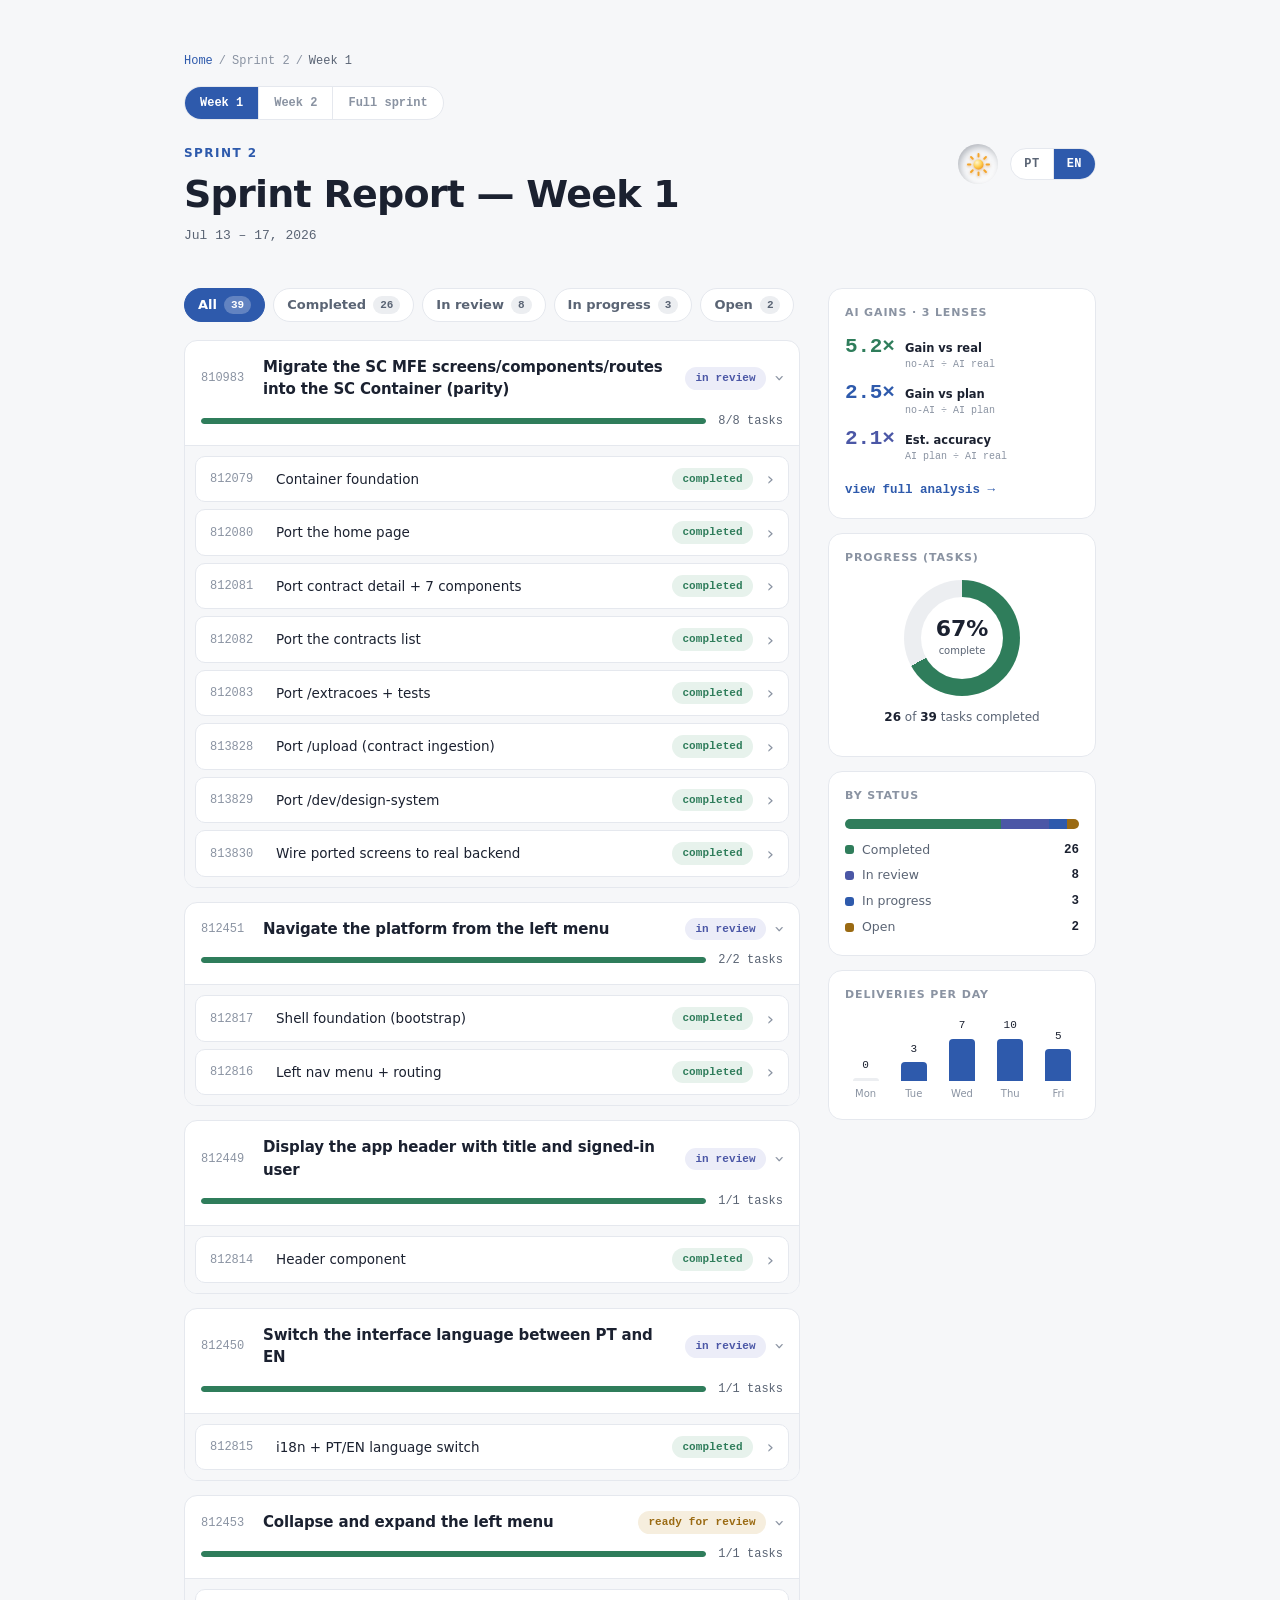
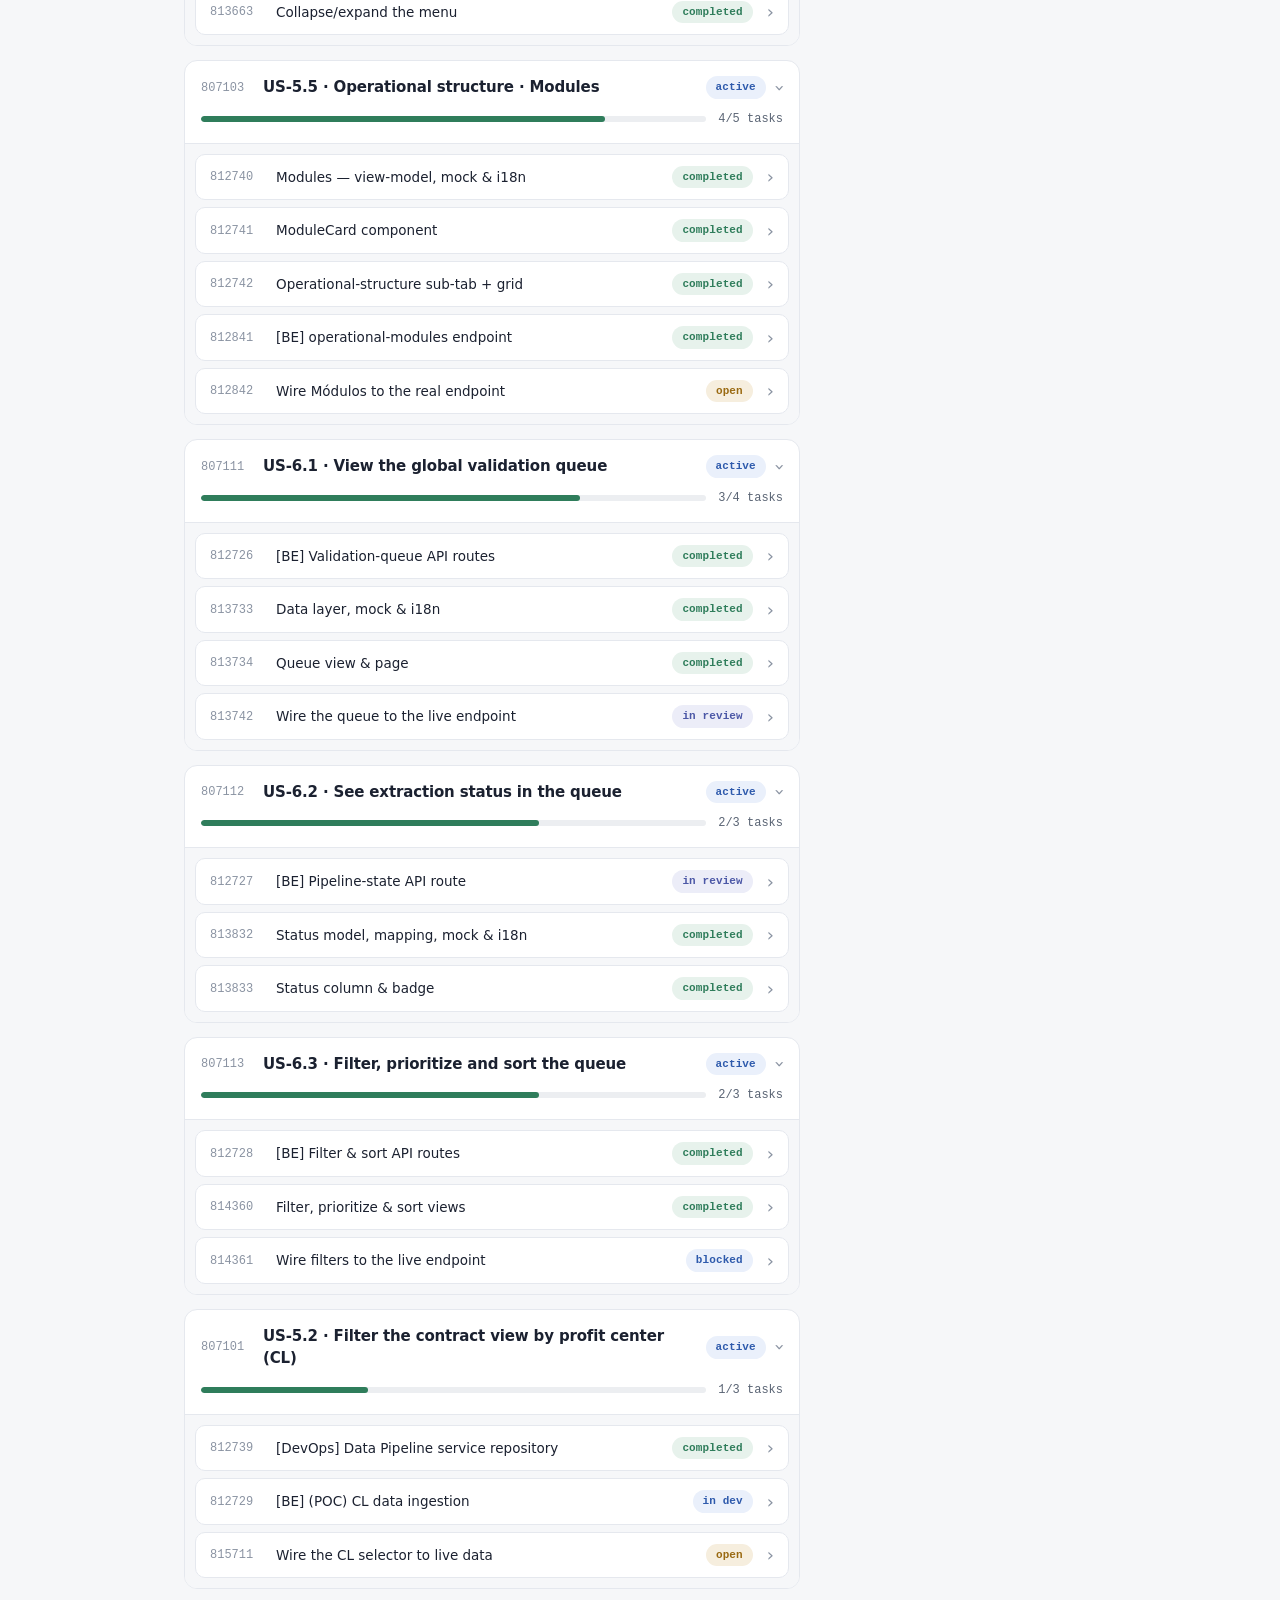
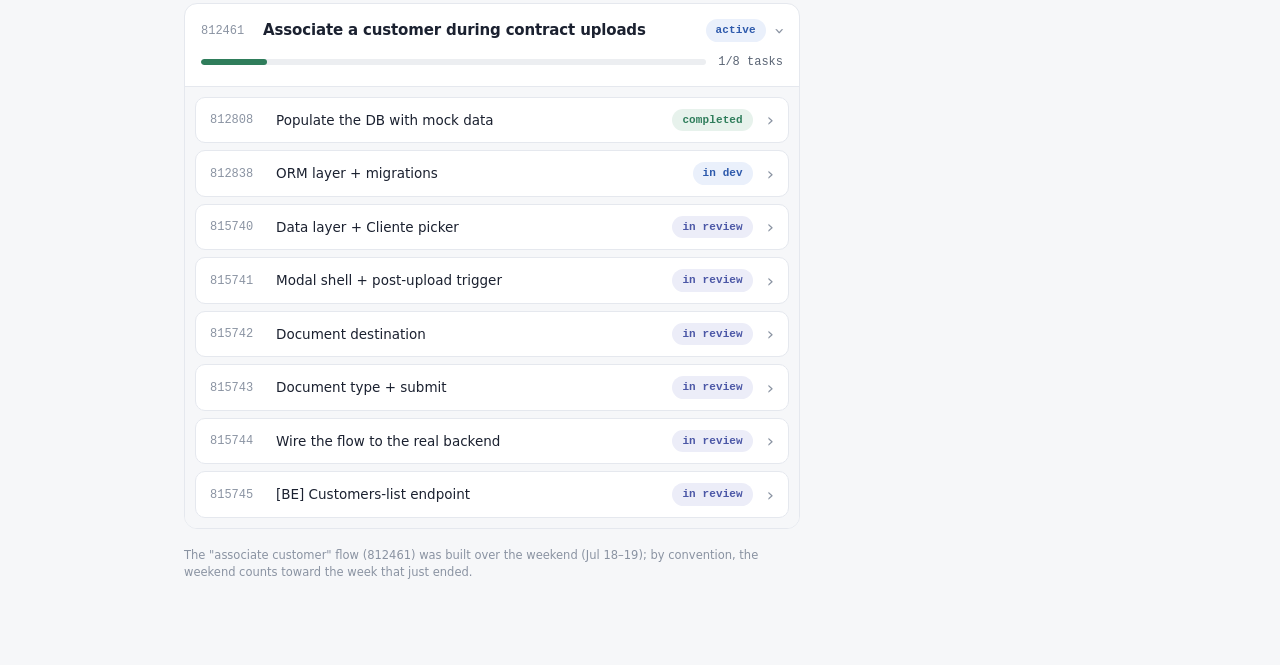
<file: sprint-2/week-1/index.html>
<!doctype html>
<!-- judgment sprint-2 week-1: noop=[]; resolved-as-done=[812739]; blocked-as-active=[814361]; gains-exclude=[812808(enabler/mock-data),812739(no-estimate/devops)]; chip-defaults=state-derived; weekend-rule=812461 tasks (815740-745) built Sat-Sun Jul18-19 → counted in week 1 per Fri-attribution rule; manual-hrs={812079:14,812080:4,812081:20,812082:6,812083:8,813828:10,813829:10,813830:10,812814:4,812815:4,812816:8,812817:6,813663:5,812740:2.5,812741:7,812742:8,812841:6,813733:10,813734:10,813832:6,813833:5,814360:15,812726:8,812728:6} -->
<html lang="en" data-lang="en">
<head>
<meta charset="utf-8">
<meta name="viewport" content="width=device-width, initial-scale=1">
<meta name="description" content="Sprint Report — Week 1 (Jul 13 – 17, 2026)">
<title>Sprint Report — Week 1</title>
<script>try{if(localStorage.getItem('report-theme')==='dark')document.documentElement.setAttribute('data-theme','dark');}catch(e){}</script>
<link rel="stylesheet" href="../../assets/report.css">
<style>
  [data-theme="dark"] details.tk:hover { border-color: #33405a; }

  /* theme toggle placement (toggle skin + palette live in assets/report.css) */
  .controls { display: inline-flex; align-items: center; gap: 12px; }
  * { box-sizing: border-box; }
  body { margin: 0; background: var(--ground); color: var(--ink); font-family: var(--sans); line-height: 1.5; -webkit-font-smoothing: antialiased; }
  .wrap { max-width: 960px; margin: 0 auto; padding: 52px 24px 72px; }

  /* language toggle */
  [data-lang="en"] .t-pt { display: none; }
  [data-lang="pt"] .t-en { display: none; }

  /* breadcrumb + in-sprint switcher */
  .crumbs { font-family: var(--mono); font-size: 12px; color: var(--faint); margin-bottom: 16px; display: flex; flex-wrap: wrap; gap: 6px; align-items: center; }
  .crumbs a { color: var(--accent); text-decoration: none; }
  .crumbs a:hover { text-decoration: underline; }
  .crumbs .cur { color: var(--muted); }
  .switch { display: inline-flex; border: 1px solid var(--border); border-radius: 999px; overflow: hidden; background: var(--surface); margin-bottom: 24px; flex-wrap: wrap; }
  .switch .seg { font-family: var(--mono); font-size: 12px; font-weight: 700; color: var(--muted); text-decoration: none; padding: 7px 15px; transition: background-color .15s ease, color .15s ease; }
  .switch .seg + .seg { border-left: 1px solid var(--border); }
  .switch .seg:hover:not(.active):not(.soon) { background: var(--hover); }
  .switch .seg.active { background: var(--accent); color: #fff; }
  .switch .seg.soon { color: var(--faint); cursor: default; }
  .switch .seg:focus-visible { outline: 2px solid var(--accent); outline-offset: 2px; }

  header { display: flex; justify-content: space-between; align-items: flex-start; gap: 16px 20px; flex-wrap: wrap; }
  .hd-main { min-width: 0; }
  .eyebrow { font-size: 12px; font-weight: 600; letter-spacing: .12em; text-transform: uppercase; color: var(--accent); margin: 0 0 12px; }
  h1 { font-size: clamp(26px, 4.5vw, 38px); font-weight: 700; letter-spacing: -0.02em; line-height: 1.1; margin: 0; text-wrap: balance; }
  .daterange { font-family: var(--mono); font-size: 13px; color: var(--muted); margin-top: 10px; font-variant-numeric: tabular-nums; }

  .langsw { display: inline-flex; border: 1px solid var(--border); border-radius: 999px; overflow: hidden; background: var(--surface); flex-shrink: 0; }
  .langsw .lang { appearance: none; font: inherit; font-family: var(--mono); font-size: 12px; font-weight: 700; letter-spacing: .04em; color: var(--muted); background: transparent; border: 0; padding: 6px 13px; cursor: pointer; transition: background-color .15s ease, color .15s ease; }
  .langsw .lang + .lang { border-left: 1px solid var(--border); }
  .langsw .lang[aria-pressed="true"] { background: var(--accent); color: #fff; }
  .langsw .lang:hover:not([aria-pressed="true"]) { background: var(--hover); }
  .langsw .lang:focus-visible { outline: 2px solid var(--accent); outline-offset: 2px; }

  .layout { display: grid; grid-template-columns: minmax(0,1fr) 268px; gap: 28px; align-items: start; margin-top: 30px; }
  @media (max-width: 740px) { .layout { grid-template-columns: 1fr; } .sidebar { position: static !important; order: -1; } }

  .filters { display: flex; flex-wrap: wrap; gap: 8px; margin-bottom: 18px; }
  .fchip { appearance: none; font: inherit; font-size: 13px; font-weight: 600; color: var(--muted); background: var(--surface);
    border: 1px solid var(--border); border-radius: 999px; padding: 6px 13px; cursor: pointer; display: inline-flex; align-items: center; gap: 7px;
    transition: background-color .15s ease, border-color .15s ease, color .15s ease; }
  .fchip .ct { font-family: var(--mono); font-size: 11px; font-weight: 700; padding: 1px 7px; border-radius: 999px; background: var(--neutral-soft); color: var(--muted); }
  .fchip:hover { background: var(--hover); }
  .fchip[aria-pressed="true"] { background: var(--accent); border-color: var(--accent); color: #fff; }
  .fchip[aria-pressed="true"] .ct { background: rgba(255,255,255,.25); color: #fff; }
  .fchip:focus-visible { outline: 2px solid var(--accent); outline-offset: 2px; }

  .groups { display: flex; flex-direction: column; gap: 14px; }
  details.sg { border: 1px solid var(--border); border-radius: 13px; overflow: hidden; background: var(--surface); }
  details.sg[hidden] { display: none; }
  details.sg > summary.sg-head { list-style: none; cursor: pointer; padding: 15px 16px; user-select: none; transition: background-color .15s ease; }
  details.sg > summary.sg-head::-webkit-details-marker { display: none; }
  details.sg > summary.sg-head:hover { background: var(--hover); }
  details.sg > summary.sg-head:focus-visible { outline: 2px solid var(--accent); outline-offset: -2px; border-radius: 13px; }
  .sg-head .top { display: flex; align-items: center; gap: 10px; }
  .sg-head .id { font-family: var(--mono); font-size: 12px; color: var(--faint); font-variant-numeric: tabular-nums; min-width: 52px; }
  .sg-head .title { font-size: 15px; font-weight: 700; flex: 1; min-width: 0; letter-spacing: -0.01em; }
  .sg-head .chev { color: var(--faint); font-size: 18px; line-height: 1; transition: transform .18s ease; flex-shrink: 0; }
  details.sg[open] > summary.sg-head .chev { transform: rotate(90deg); }
  .sg-head .s-prog { display: flex; align-items: center; gap: 12px; margin-top: 11px; }
  .sg-head .s-bar { flex: 1; height: 6px; background: var(--neutral-soft); border-radius: 999px; overflow: hidden; }
  .sg-head .s-bar > i { display: block; height: 100%; background: var(--good); border-radius: 999px; }
  .sg-head .s-frac { font-family: var(--mono); font-size: 12px; color: var(--muted); font-variant-numeric: tabular-nums; white-space: nowrap; }
  .sg.na .s-frac { color: var(--faint); }
  .sg-tasks { background: var(--ground); border-top: 1px solid var(--border); padding: 10px; display: flex; flex-direction: column; gap: 7px; }
  .sg-empty { background: var(--ground); border-top: 1px solid var(--border); padding: 13px 16px; color: var(--faint); font-size: 12.5px; }
  @media (prefers-reduced-motion: reduce) { .sg-head .chev, details.sg > summary.sg-head { transition: none; } }

  details.tk { background: var(--surface); border: 1px solid var(--border); border-radius: 10px; overflow: hidden; }
  details.tk[hidden] { display: none; }
  details.tk > summary { list-style: none; cursor: pointer; display: flex; align-items: center; gap: 14px; padding: 11px 14px; user-select: none; transition: background-color .15s ease; }
  details.tk > summary::-webkit-details-marker { display: none; }
  details.tk > summary:hover { background: var(--hover); }
  details.tk > summary:hover .chev { color: var(--accent); }
  details.tk:hover { border-color: #d3dae8; }
  details.tk > summary:focus-visible { outline: 2px solid var(--accent); outline-offset: -2px; border-radius: 10px; }
  details.tk[open] > summary { border-bottom: 1px solid var(--border); }
  summary .id { font-family: var(--mono); font-size: 12px; color: var(--faint); font-variant-numeric: tabular-nums; min-width: 52px; }
  summary .t { font-size: 13.5px; flex: 1; min-width: 0; }
  summary .chev { color: var(--faint); font-size: 18px; line-height: 1; transition: transform .18s ease; flex-shrink: 0; }
  details.tk[open] > summary .chev { transform: rotate(90deg); }
  @media (prefers-reduced-motion: reduce) { summary .chev, details.tk > summary, .fchip, .langsw .lang { transition: none; } }
  .tk .desc { padding: 12px 14px 15px 66px; font-size: 13px; color: var(--muted); line-height: 1.6; }
  .tk .desc code { font-family: var(--mono); font-size: .9em; background: var(--neutral-soft); color: var(--ink); padding: 1px 5px; border-radius: 5px; }

  .chip { display: inline-block; font-size: 11px; font-weight: 600; padding: 3px 10px; border-radius: 999px; font-family: var(--mono); letter-spacing: .01em; white-space: nowrap; flex-shrink: 0; }
  .chip.done { background: var(--good-soft); color: var(--good); }
  .chip.open { background: var(--wait-soft); color: var(--wait); }
  .chip.noop { background: var(--neutral-soft); color: var(--neutral); }
  .chip.active { background: var(--accent-soft); color: var(--accent); }
  .chip.review { background: var(--prog-soft); color: var(--prog); }
  .chip.ready { background: var(--wait-soft); color: var(--wait); }

  .empty-all { color: var(--faint); font-size: 13.5px; padding: 20px 4px; display: none; }

  .sidebar { position: sticky; top: 20px; display: flex; flex-direction: column; gap: 14px; }
  .card { background: var(--surface); border: 1px solid var(--border); border-radius: 14px; padding: 16px 16px 18px; }
  .card h3 { margin: 0 0 14px; font-size: 11px; font-weight: 700; letter-spacing: .08em; text-transform: uppercase; color: var(--faint); }
  .ring { width: 116px; height: 116px; border-radius: 50%; margin: 0 auto 4px; background: conic-gradient(var(--good) 0 67%, var(--neutral-soft) 0 100%); display: grid; place-items: center; }
  .ring .hole { width: 82px; height: 82px; border-radius: 50%; background: var(--surface); display: grid; place-items: center; text-align: center; }
  .ring .pct { font-size: 22px; font-weight: 700; font-variant-numeric: tabular-nums; line-height: 1; }
  .ring .sub { font-size: 10px; color: var(--muted); margin-top: 3px; }
  .ring-cap { text-align: center; font-size: 12px; color: var(--muted); }
  .ring-cap b { color: var(--ink); font-variant-numeric: tabular-nums; }
  .stack { display: flex; height: 10px; border-radius: 999px; overflow: hidden; margin-bottom: 12px; }
  .stack > i { display: block; }
  .stack .s-done { background: var(--good); } .stack .s-open { background: var(--wait); } .stack .s-noop { background: var(--neutral); }
  .stack .s-active { background: var(--accent); } .stack .s-review { background: var(--prog); }
  .legend { display: flex; flex-direction: column; gap: 7px; }
  .legend .row { display: flex; align-items: center; gap: 8px; font-size: 12.5px; color: var(--muted); }
  .legend .dot { width: 9px; height: 9px; border-radius: 3px; flex-shrink: 0; }
  .legend .row b { margin-left: auto; font-family: var(--mono); font-variant-numeric: tabular-nums; color: var(--ink); }
  .dot.done { background: var(--good); } .dot.open { background: var(--wait); } .dot.noop { background: var(--neutral); }
  .dot.active { background: var(--accent); } .dot.review { background: var(--prog); }
  .bar { height: 8px; border-radius: 999px; background: var(--neutral-soft); overflow: hidden; }
  .bar > i { display: block; height: 100%; background: var(--good); border-radius: 999px; }
  .days { display: flex; align-items: flex-end; gap: 7px; height: 84px; margin-top: 4px; }
  .days .col { flex: 1; display: flex; flex-direction: column; align-items: center; justify-content: flex-end; gap: 5px; height: 100%; }
  .days .b { width: 100%; max-width: 26px; background: var(--accent); border-radius: 4px 4px 0 0; min-height: 3px; }
  .days .b.zero { background: var(--neutral-soft); }
  .days .n { font-family: var(--mono); font-size: 11px; font-variant-numeric: tabular-nums; color: var(--ink); }
  .days .lbl { font-size: 10px; color: var(--faint); }
  .gains-card { background: var(--good-soft); border-color: #cfe6d9; }
  .gains-card .gval { font-family: var(--mono); font-size: 30px; font-weight: 700; line-height: 1; font-variant-numeric: tabular-nums; letter-spacing: -0.02em; color: var(--good); }
  .gains-card .gval small { font-size: 15px; font-weight: 600; color: var(--muted); }
  .gains-card .gcap { font-size: 11.5px; color: var(--muted); margin: 7px 0 12px; }
  .glink { font-size: 12.5px; font-weight: 600; font-family: var(--mono); color: var(--accent); text-decoration: none; }
  .glink:hover { text-decoration: underline; }
  .kpi3 { display: flex; flex-direction: column; gap: 11px; margin: 2px 0 13px; }
  .kpi3 .k { display: flex; align-items: baseline; gap: 10px; }
  .kpi3 .kv { font-family: var(--mono); font-size: 21px; font-weight: 700; font-variant-numeric: tabular-nums; letter-spacing: -0.01em; min-width: 50px; line-height: 1; }
  .kpi3 .kv.gp { color: var(--accent); } .kpi3 .kv.gr { color: var(--good); } .kpi3 .kv.acc { color: var(--prog); }
  .kpi3 .kl { font-size: 11.5px; color: var(--muted); line-height: 1.3; }
  .kpi3 .kl b { color: var(--ink); font-weight: 700; }
  .kpi3 .kf { font-family: var(--mono); font-size: 10px; color: var(--faint); }

  .foot-note { margin-top: 18px; font-size: 11.5px; color: var(--faint); line-height: 1.5; }
</style>
</head>
<body>
<div class="wrap">
  <nav class="crumbs" aria-label="Breadcrumb">
    <a href="../../index.html"><span class="t-pt">Início</span><span class="t-en">Home</span></a>
    <span>/</span>
    <span>Sprint 2</span>
    <span>/</span>
    <span class="cur"><span class="t-pt">Semana 1</span><span class="t-en">Week 1</span></span>
  </nav>
  <div class="switch" role="group" aria-label="Sprint 2 reports">
    <a class="seg active" aria-current="page" href="index.html"><span class="t-pt">Semana 1</span><span class="t-en">Week 1</span></a>
    <span class="seg soon" title="Coming soon"><span class="t-pt">Semana 2</span><span class="t-en">Week 2</span></span>
    <span class="seg soon" title="Coming soon"><span class="t-pt">Sprint completa</span><span class="t-en">Full sprint</span></span>
  </div>

  <header>
    <div class="hd-main">
      <p class="eyebrow">Sprint 2</p>
      <h1>Sprint Report — <span class="t-pt">Semana 1</span><span class="t-en">Week 1</span></h1>
      <p class="daterange"><span class="t-pt">13 – 17 jul 2026</span><span class="t-en">Jul 13 – 17, 2026</span></p>
    </div>
    <div class="controls">
      <button type="button" class="theme-toggle" id="themeToggle" aria-label="Toggle dark theme" aria-pressed="false" title="Toggle theme">
        <span class="tt-socket">
          <svg class="tt-icon" viewBox="0 0 24 24" aria-hidden="true">
            <defs>
              <radialGradient id="ttsun" cx="35%" cy="30%" r="75%"><stop offset="0%" stop-color="#fff6cf"/><stop offset="55%" stop-color="#ffd35a"/><stop offset="100%" stop-color="#f39c1f"/></radialGradient>
              <radialGradient id="ttmoon" cx="35%" cy="30%" r="80%"><stop offset="0%" stop-color="#f4f7ff"/><stop offset="60%" stop-color="#cfd8ea"/><stop offset="100%" stop-color="#9fabc4"/></radialGradient>
              <mask id="ttcrescent"><rect x="0" y="0" width="24" height="24" fill="#fff"/><circle cx="17.5" cy="7.5" r="7" fill="#000"/></mask>
            </defs>
            <g class="tt-sun">
              <g class="tt-rays">
                <line x1="12" y1="1" x2="12" y2="3.6"/><line x1="12" y1="20.4" x2="12" y2="23"/>
                <line x1="1" y1="12" x2="3.6" y2="12"/><line x1="20.4" y1="12" x2="23" y2="12"/>
                <line x1="4.2" y1="4.2" x2="6" y2="6"/><line x1="18" y1="18" x2="19.8" y2="19.8"/>
                <line x1="19.8" y1="4.2" x2="18" y2="6"/><line x1="6" y1="18" x2="4.2" y2="19.8"/>
              </g>
              <circle cx="12" cy="12" r="5.2" fill="url(#ttsun)"/>
            </g>
            <g class="tt-moon">
              <circle cx="12" cy="12" r="6.6" fill="url(#ttmoon)" mask="url(#ttcrescent)"/>
              <circle class="crater" cx="10" cy="10" r="1.1"/><circle class="crater" cx="8.6" cy="14" r="0.8"/><circle class="crater" cx="12.6" cy="14.4" r="1.4"/>
            </g>
          </svg>
        </span>
      </button>
      <div class="langsw" role="group" aria-label="Language / Idioma">
        <button type="button" class="lang" data-lang-set="pt" aria-pressed="false">PT</button>
        <button type="button" class="lang" data-lang-set="en" aria-pressed="true">EN</button>
      </div>
    </div>
  </header>

  <div class="layout">
    <main>
      <div class="filters" role="group" aria-label="Filter tasks by status">
        <button class="fchip" data-filter="all" aria-pressed="true"><span class="t-pt">Todos</span><span class="t-en">All</span> <span class="ct">39</span></button>
        <button class="fchip" data-filter="done" aria-pressed="false"><span class="t-pt">Concluídos</span><span class="t-en">Completed</span> <span class="ct">26</span></button>
        <button class="fchip" data-filter="review" aria-pressed="false"><span class="t-pt">Em review</span><span class="t-en">In review</span> <span class="ct">8</span></button>
        <button class="fchip" data-filter="active" aria-pressed="false"><span class="t-pt">Em andamento</span><span class="t-en">In progress</span> <span class="ct">3</span></button>
        <button class="fchip" data-filter="open" aria-pressed="false"><span class="t-pt">Em aberto</span><span class="t-en">Open</span> <span class="ct">2</span></button>
      </div>

      <div class="groups">

        <!-- 810983 — Migrate MFE → SC Container (parity) -->
        <details class="sg" open>
          <summary class="sg-head">
            <div class="top"><span class="id">810983</span><span class="title"><span class="t-pt">Migração das telas/componentes/rotas do MFE para o SC Container (paridade)</span><span class="t-en">Migrate the SC MFE screens/components/routes into the SC Container (parity)</span></span><span class="chip review"><span class="t-pt">em review</span><span class="t-en">in review</span></span><span class="chev">›</span></div>
            <div class="s-prog"><div class="s-bar"><i style="width:100%"></i></div><span class="s-frac">8/8 tasks</span></div>
          </summary>
          <div class="sg-tasks">
            <details class="tk" data-status="done"><summary><span class="id">812079</span><span class="t"><span class="t-pt">Fundação do container</span><span class="t-en">Container foundation</span></span><span class="chip done"><span class="t-pt">concluído</span><span class="t-en">completed</span></span><span class="chev">›</span></summary><div class="desc"><span class="t-pt">Portou a base do SC Container: configuração de build, tema, i18n, camada de mocks, hooks, roteamento e <code>ui/DataTable</code>.</span><span class="t-en">Ported the SC Container foundation: build config, theme, i18n, mock layer, hooks, routing and <code>ui/DataTable</code>.</span></div></details>
            <details class="tk" data-status="done"><summary><span class="id">812080</span><span class="t"><span class="t-pt">Portar a home</span><span class="t-en">Port the home page</span></span><span class="chip done"><span class="t-pt">concluído</span><span class="t-en">completed</span></span><span class="chev">›</span></summary><div class="desc"><span class="t-pt">Portou a página inicial para o SC Container.</span><span class="t-en">Ported the home page into the SC Container.</span></div></details>
            <details class="tk" data-status="done"><summary><span class="id">812081</span><span class="t"><span class="t-pt">Portar detalhe do contrato + 7 componentes</span><span class="t-en">Port contract detail + 7 components</span></span><span class="chip done"><span class="t-pt">concluído</span><span class="t-en">completed</span></span><span class="chev">›</span></summary><div class="desc"><span class="t-pt">Portou a tela de detalhe do contrato (<code>/contracts/:id</code>) e os 7 componentes da Visão geral, com re-verificação de fidelidade visual.</span><span class="t-en">Ported the contract-detail screen (<code>/contracts/:id</code>) and the 7 Visão geral components, with a visual-fidelity re-check.</span></div></details>
            <details class="tk" data-status="done"><summary><span class="id">812082</span><span class="t"><span class="t-pt">Portar a listagem de contratos</span><span class="t-en">Port the contracts list</span></span><span class="chip done"><span class="t-pt">concluído</span><span class="t-en">completed</span></span><span class="chev">›</span></summary><div class="desc"><span class="t-pt">Portou a listagem de contratos (<code>/contracts</code>) e a <code>ContractsTable</code>.</span><span class="t-en">Ported the contracts list (<code>/contracts</code>) and the <code>ContractsTable</code>.</span></div></details>
            <details class="tk" data-status="done"><summary><span class="id">812083</span><span class="t"><span class="t-pt">Portar /extracoes + testes</span><span class="t-en">Port /extracoes + tests</span></span><span class="chip done"><span class="t-pt">concluído</span><span class="t-en">completed</span></span><span class="chev">›</span></summary><div class="desc"><span class="t-pt">Portou a tela <code>/extracoes</code>, as suítes de teste e rodou verificação completa (build verde + browser).</span><span class="t-en">Ported the <code>/extracoes</code> screen, the test suites and ran full verification (green build + browser).</span></div></details>
            <details class="tk" data-status="done"><summary><span class="id">813828</span><span class="t"><span class="t-pt">Portar /upload (ingestão de contrato)</span><span class="t-en">Port /upload (contract ingestion)</span></span><span class="chip done"><span class="t-pt">concluído</span><span class="t-en">completed</span></span><span class="chev">›</span></summary><div class="desc"><span class="t-pt">Portou a tela de ingestão de contrato (<code>/upload</code>) para o SC Container.</span><span class="t-en">Ported the contract-ingestion screen (<code>/upload</code>) into the SC Container.</span></div></details>
            <details class="tk" data-status="done"><summary><span class="id">813829</span><span class="t"><span class="t-pt">Portar /dev/design-system</span><span class="t-en">Port /dev/design-system</span></span><span class="chip done"><span class="t-pt">concluído</span><span class="t-en">completed</span></span><span class="chev">›</span></summary><div class="desc"><span class="t-pt">Portou a página de showcase de componentes (<code>/dev/design-system</code>) para o SC Container.</span><span class="t-en">Ported the component showcase page (<code>/dev/design-system</code>) into the SC Container.</span></div></details>
            <details class="tk" data-status="done"><summary><span class="id">813830</span><span class="t"><span class="t-pt">Conectar telas portadas ao backend real</span><span class="t-en">Wire ported screens to real backend</span></span><span class="chip done"><span class="t-pt">concluído</span><span class="t-en">completed</span></span><span class="chev">›</span></summary><div class="desc"><span class="t-pt">Conectou as telas portadas ao backend real (sem auth), fechando a paridade funcional do container.</span><span class="t-en">Wired the ported screens to the real backend (no auth), closing the container's functional parity.</span></div></details>
          </div>
        </details>

        <!-- 812451 — Navigate from the left menu -->
        <details class="sg" open>
          <summary class="sg-head">
            <div class="top"><span class="id">812451</span><span class="title"><span class="t-pt">Navegar pela plataforma a partir do menu lateral</span><span class="t-en">Navigate the platform from the left menu</span></span><span class="chip review"><span class="t-pt">em review</span><span class="t-en">in review</span></span><span class="chev">›</span></div>
            <div class="s-prog"><div class="s-bar"><i style="width:100%"></i></div><span class="s-frac">2/2 tasks</span></div>
          </summary>
          <div class="sg-tasks">
            <details class="tk" data-status="done"><summary><span class="id">812817</span><span class="t"><span class="t-pt">Fundação do shell (bootstrap)</span><span class="t-en">Shell foundation (bootstrap)</span></span><span class="chip done"><span class="t-pt">concluído</span><span class="t-en">completed</span></span><span class="chev">›</span></summary><div class="desc"><span class="t-pt">Bootstrap do SC Container: Vite/React/TS, Chakra v3 + tema, providers e esqueleto de roteamento.</span><span class="t-en">SC Container bootstrap: Vite/React/TS, Chakra v3 + theme, providers and routing skeleton.</span></div></details>
            <details class="tk" data-status="done"><summary><span class="id">812816</span><span class="t"><span class="t-pt">Menu lateral + roteamento</span><span class="t-en">Left nav menu + routing</span></span><span class="chip done"><span class="t-pt">concluído</span><span class="t-en">completed</span></span><span class="chev">›</span></summary><div class="desc"><span class="t-pt">Menu lateral de navegação (logo, links de seção, info do usuário) integrado ao roteamento.</span><span class="t-en">Left navigation menu (logo, section links, user info) wired to routing.</span></div></details>
          </div>
        </details>

        <!-- 812449 — App header -->
        <details class="sg" open>
          <summary class="sg-head">
            <div class="top"><span class="id">812449</span><span class="title"><span class="t-pt">Exibir o cabeçalho do app com título e usuário logado</span><span class="t-en">Display the app header with title and signed-in user</span></span><span class="chip review"><span class="t-pt">em review</span><span class="t-en">in review</span></span><span class="chev">›</span></div>
            <div class="s-prog"><div class="s-bar"><i style="width:100%"></i></div><span class="s-frac">1/1 tasks</span></div>
          </summary>
          <div class="sg-tasks">
            <details class="tk" data-status="done"><summary><span class="id">812814</span><span class="t"><span class="t-pt">Componente de cabeçalho</span><span class="t-en">Header component</span></span><span class="chip done"><span class="t-pt">concluído</span><span class="t-en">completed</span></span><span class="chev">›</span></summary><div class="desc"><span class="t-pt">Componente de cabeçalho do app (título + avatar com iniciais do usuário).</span><span class="t-en">App header component (title + user-initials avatar).</span></div></details>
          </div>
        </details>

        <!-- 812450 — PT/EN switch -->
        <details class="sg" open>
          <summary class="sg-head">
            <div class="top"><span class="id">812450</span><span class="title"><span class="t-pt">Alternar o idioma da interface entre PT e EN</span><span class="t-en">Switch the interface language between PT and EN</span></span><span class="chip review"><span class="t-pt">em review</span><span class="t-en">in review</span></span><span class="chev">›</span></div>
            <div class="s-prog"><div class="s-bar"><i style="width:100%"></i></div><span class="s-frac">1/1 tasks</span></div>
          </summary>
          <div class="sg-tasks">
            <details class="tk" data-status="done"><summary><span class="id">812815</span><span class="t"><span class="t-pt">i18n + troca de idioma PT/EN</span><span class="t-en">i18n + PT/EN language switch</span></span><span class="chip done"><span class="t-pt">concluído</span><span class="t-en">completed</span></span><span class="chev">›</span></summary><div class="desc"><span class="t-pt">Configuração de i18n e chave de troca de idioma PT/EN no SC Container.</span><span class="t-en">i18n setup and a PT/EN language switch in the SC Container.</span></div></details>
          </div>
        </details>

        <!-- 812453 — Collapse/expand menu -->
        <details class="sg" open>
          <summary class="sg-head">
            <div class="top"><span class="id">812453</span><span class="title"><span class="t-pt">Recolher e expandir o menu lateral</span><span class="t-en">Collapse and expand the left menu</span></span><span class="chip ready"><span class="t-pt">pronta p/ review</span><span class="t-en">ready for review</span></span><span class="chev">›</span></div>
            <div class="s-prog"><div class="s-bar"><i style="width:100%"></i></div><span class="s-frac">1/1 tasks</span></div>
          </summary>
          <div class="sg-tasks">
            <details class="tk" data-status="done"><summary><span class="id">813663</span><span class="t"><span class="t-pt">Recolher/expandir o menu</span><span class="t-en">Collapse/expand the menu</span></span><span class="chip done"><span class="t-pt">concluído</span><span class="t-en">completed</span></span><span class="chev">›</span></summary><div class="desc"><span class="t-pt">Recolher/expandir o menu lateral no SC Container, com persistência do estado.</span><span class="t-en">Collapse/expand the left menu in the SC Container, persisting the state.</span></div></details>
          </div>
        </details>

        <!-- 807103 — US-5.5 Operational structure · Modules -->
        <details class="sg" open>
          <summary class="sg-head">
            <div class="top"><span class="id">807103</span><span class="title">US-5.5 · <span class="t-pt">Estrutura operacional · Módulos</span><span class="t-en">Operational structure · Modules</span></span><span class="chip active"><span class="t-pt">ativa</span><span class="t-en">active</span></span><span class="chev">›</span></div>
            <div class="s-prog"><div class="s-bar"><i style="width:80%"></i></div><span class="s-frac">4/5 tasks</span></div>
          </summary>
          <div class="sg-tasks">
            <details class="tk" data-status="done"><summary><span class="id">812740</span><span class="t"><span class="t-pt">Módulos — view-model, mock & i18n</span><span class="t-en">Modules — view-model, mock & i18n</span></span><span class="chip done"><span class="t-pt">concluído</span><span class="t-en">completed</span></span><span class="chev">›</span></summary><div class="desc"><span class="t-pt">View-model, fixture de mock e i18n da aba Módulos.</span><span class="t-en">View-model, mock fixture and i18n for the Módulos tab.</span></div></details>
            <details class="tk" data-status="done"><summary><span class="id">812741</span><span class="t"><span class="t-pt">Componente ModuleCard</span><span class="t-en">ModuleCard component</span></span><span class="chip done"><span class="t-pt">concluído</span><span class="t-en">completed</span></span><span class="chev">›</span></summary><div class="desc"><span class="t-pt">Componente <code>ModuleCard</code> da aba Módulos.</span><span class="t-en"><code>ModuleCard</code> component for the Módulos tab.</span></div></details>
            <details class="tk" data-status="done"><summary><span class="id">812742</span><span class="t"><span class="t-pt">Sub-aba Estrutura operacional + grid</span><span class="t-en">Operational-structure sub-tab + grid</span></span><span class="chip done"><span class="t-pt">concluído</span><span class="t-en">completed</span></span><span class="chev">›</span></summary><div class="desc"><span class="t-pt">Shell da sub-aba Estrutura operacional, grid de Módulos e integração.</span><span class="t-en">Estrutura operacional sub-tab shell, Módulos grid and integration.</span></div></details>
            <details class="tk" data-status="done"><summary><span class="id">812841</span><span class="t"><span class="t-pt">[BE] Endpoint de operational-modules</span><span class="t-en">[BE] operational-modules endpoint</span></span><span class="chip done"><span class="t-pt">concluído</span><span class="t-en">completed</span></span><span class="chev">›</span></summary><div class="desc"><span class="t-pt">Endpoint de backend que expõe os Módulos da estrutura operacional de um contrato (<code>GET /v1/contracts/{id}/operational-modules</code>).</span><span class="t-en">Backend endpoint exposing a contract's operational-structure Modules (<code>GET /v1/contracts/{id}/operational-modules</code>).</span></div></details>
            <details class="tk" data-status="open"><summary><span class="id">812842</span><span class="t"><span class="t-pt">Conectar Módulos ao endpoint real</span><span class="t-en">Wire Módulos to the real endpoint</span></span><span class="chip open"><span class="t-pt">em aberto</span><span class="t-en">open</span></span><span class="chev">›</span></summary><div class="desc"><span class="t-pt">Conectar a sub-aba Módulos ao endpoint real de operational-modules — em refinamento.</span><span class="t-en">Wire the Módulos sub-tab to the real operational-modules endpoint — in refinement.</span></div></details>
          </div>
        </details>

        <!-- 807111 — US-6.1 Validation queue -->
        <details class="sg" open>
          <summary class="sg-head">
            <div class="top"><span class="id">807111</span><span class="title">US-6.1 · <span class="t-pt">Ver a fila global de validação</span><span class="t-en">View the global validation queue</span></span><span class="chip active"><span class="t-pt">ativa</span><span class="t-en">active</span></span><span class="chev">›</span></div>
            <div class="s-prog"><div class="s-bar"><i style="width:75%"></i></div><span class="s-frac">3/4 tasks</span></div>
          </summary>
          <div class="sg-tasks">
            <details class="tk" data-status="done"><summary><span class="id">812726</span><span class="t"><span class="t-pt">[BE] Rotas da fila de validação</span><span class="t-en">[BE] Validation-queue API routes</span></span><span class="chip done"><span class="t-pt">concluído</span><span class="t-en">completed</span></span><span class="chev">›</span></summary><div class="desc"><span class="t-pt">Rotas de API da fila de validação.</span><span class="t-en">Validation-queue API routes.</span></div></details>
            <details class="tk" data-status="done"><summary><span class="id">813733</span><span class="t"><span class="t-pt">Camada de dados, mock & i18n</span><span class="t-en">Data layer, mock & i18n</span></span><span class="chip done"><span class="t-pt">concluído</span><span class="t-en">completed</span></span><span class="chev">›</span></summary><div class="desc"><span class="t-pt">Camada de dados, mock e i18n da fila de validação.</span><span class="t-en">Validation-queue data layer, mock and i18n.</span></div></details>
            <details class="tk" data-status="done"><summary><span class="id">813734</span><span class="t"><span class="t-pt">View e página da fila</span><span class="t-en">Queue view & page</span></span><span class="chip done"><span class="t-pt">concluído</span><span class="t-en">completed</span></span><span class="chev">›</span></summary><div class="desc"><span class="t-pt">View e página da fila de validação (US-6.1).</span><span class="t-en">Validation-queue view and page (US-6.1).</span></div></details>
            <details class="tk" data-status="review"><summary><span class="id">813742</span><span class="t"><span class="t-pt">Conectar a fila ao endpoint real</span><span class="t-en">Wire the queue to the live endpoint</span></span><span class="chip review"><span class="t-pt">em review</span><span class="t-en">in review</span></span><span class="chev">›</span></summary><div class="desc"><span class="t-pt">Conectar a fila de validação ao <code>GET /v1/validation-queue</code> real — em code review.</span><span class="t-en">Wire the validation queue to the live <code>GET /v1/validation-queue</code> — in code review.</span></div></details>
          </div>
        </details>

        <!-- 807112 — US-6.2 Extraction status -->
        <details class="sg" open>
          <summary class="sg-head">
            <div class="top"><span class="id">807112</span><span class="title">US-6.2 · <span class="t-pt">Ver o status de extração na fila</span><span class="t-en">See extraction status in the queue</span></span><span class="chip active"><span class="t-pt">ativa</span><span class="t-en">active</span></span><span class="chev">›</span></div>
            <div class="s-prog"><div class="s-bar"><i style="width:67%"></i></div><span class="s-frac">2/3 tasks</span></div>
          </summary>
          <div class="sg-tasks">
            <details class="tk" data-status="review"><summary><span class="id">812727</span><span class="t"><span class="t-pt">[BE] Rota de estado do pipeline</span><span class="t-en">[BE] Pipeline-state API route</span></span><span class="chip review"><span class="t-pt">em review</span><span class="t-en">in review</span></span><span class="chev">›</span></summary><div class="desc"><span class="t-pt">Rota de API que expõe o estado do pipeline de extração — em code review.</span><span class="t-en">Pipeline-state API route exposing the extraction pipeline state — in code review.</span></div></details>
            <details class="tk" data-status="done"><summary><span class="id">813832</span><span class="t"><span class="t-pt">Modelo, mapeamento, mock & i18n do status</span><span class="t-en">Status model, mapping, mock & i18n</span></span><span class="chip done"><span class="t-pt">concluído</span><span class="t-en">completed</span></span><span class="chev">›</span></summary><div class="desc"><span class="t-pt">Modelo, mapeamento, mock e i18n do status de validação.</span><span class="t-en">Validation-status model, mapping, mock and i18n.</span></div></details>
            <details class="tk" data-status="done"><summary><span class="id">813833</span><span class="t"><span class="t-pt">Coluna e badge de status</span><span class="t-en">Status column & badge</span></span><span class="chip done"><span class="t-pt">concluído</span><span class="t-en">completed</span></span><span class="chev">›</span></summary><div class="desc"><span class="t-pt">Coluna e badge de status na fila de validação.</span><span class="t-en">Status column and badge in the validation queue.</span></div></details>
          </div>
        </details>

        <!-- 807113 — US-6.3 Filter/prioritize/sort -->
        <details class="sg" open>
          <summary class="sg-head">
            <div class="top"><span class="id">807113</span><span class="title">US-6.3 · <span class="t-pt">Filtrar, priorizar e ordenar a fila</span><span class="t-en">Filter, prioritize and sort the queue</span></span><span class="chip active"><span class="t-pt">ativa</span><span class="t-en">active</span></span><span class="chev">›</span></div>
            <div class="s-prog"><div class="s-bar"><i style="width:67%"></i></div><span class="s-frac">2/3 tasks</span></div>
          </summary>
          <div class="sg-tasks">
            <details class="tk" data-status="done"><summary><span class="id">812728</span><span class="t"><span class="t-pt">[BE] Rotas de filtro e ordenação</span><span class="t-en">[BE] Filter & sort API routes</span></span><span class="chip done"><span class="t-pt">concluído</span><span class="t-en">completed</span></span><span class="chev">›</span></summary><div class="desc"><span class="t-pt">Rotas de API de filtro e ordenação da fila de validação.</span><span class="t-en">Filter and sort validation-queue API routes.</span></div></details>
            <details class="tk" data-status="done"><summary><span class="id">814360</span><span class="t"><span class="t-pt">Views de filtro, priorização e ordenação</span><span class="t-en">Filter, prioritize & sort views</span></span><span class="chip done"><span class="t-pt">concluído</span><span class="t-en">completed</span></span><span class="chev">›</span></summary><div class="desc"><span class="t-pt">Views de filtro, priorização e ordenação da fila de validação (+ mock).</span><span class="t-en">Filter, prioritize and sort views for the validation queue (+ mock).</span></div></details>
            <details class="tk" data-status="active"><summary><span class="id">814361</span><span class="t"><span class="t-pt">Conectar filtros ao endpoint real</span><span class="t-en">Wire filters to the live endpoint</span></span><span class="chip active"><span class="t-pt">bloqueada</span><span class="t-en">blocked</span></span><span class="chev">›</span></summary><div class="desc"><span class="t-pt">Conectar os filtros e a ordenação da fila ao endpoint real — bloqueada, aguardando o endpoint.</span><span class="t-en">Wire the queue filters and sort to the live endpoint — blocked, waiting on the endpoint.</span></div></details>
          </div>
        </details>

        <!-- 807101 — US-5.2 CL filter -->
        <details class="sg" open>
          <summary class="sg-head">
            <div class="top"><span class="id">807101</span><span class="title">US-5.2 · <span class="t-pt">Filtrar a visão do contrato por centro de lucro (CL)</span><span class="t-en">Filter the contract view by profit center (CL)</span></span><span class="chip active"><span class="t-pt">ativa</span><span class="t-en">active</span></span><span class="chev">›</span></div>
            <div class="s-prog"><div class="s-bar"><i style="width:33%"></i></div><span class="s-frac">1/3 tasks</span></div>
          </summary>
          <div class="sg-tasks">
            <details class="tk" data-status="done"><summary><span class="id">812739</span><span class="t"><span class="t-pt">[DevOps] Repositório do serviço de Data Pipeline</span><span class="t-en">[DevOps] Data Pipeline service repository</span></span><span class="chip done"><span class="t-pt">concluído</span><span class="t-en">completed</span></span><span class="chev">›</span></summary><div class="desc"><span class="t-pt">Criação do repositório do novo serviço de Data Pipeline (DevOps) — resolvida.</span><span class="t-en">Created the repository for the new Data Pipeline service (DevOps) — resolved.</span></div></details>
            <details class="tk" data-status="active"><summary><span class="id">812729</span><span class="t"><span class="t-pt">[BE] (POC) Ingestão de dados de CL</span><span class="t-en">[BE] (POC) CL data ingestion</span></span><span class="chip active"><span class="t-pt">em dev</span><span class="t-en">in dev</span></span><span class="chev">›</span></summary><div class="desc"><span class="t-pt">POC de ingestão de dados de CL (Contracts CDM → Dremio → ADF → DB local) — em desenvolvimento.</span><span class="t-en">POC of CL data ingestion (Contracts CDM → Dremio → ADF → local DB) — in development.</span></div></details>
            <details class="tk" data-status="open"><summary><span class="id">815711</span><span class="t"><span class="t-pt">Conectar o seletor de CL aos dados reais</span><span class="t-en">Wire the CL selector to live data</span></span><span class="chip open"><span class="t-pt">em aberto</span><span class="t-en">open</span></span><span class="chev">›</span></summary><div class="desc"><span class="t-pt">Conectar o seletor de CL do detalhe do contrato e o scoping aos dados reais — a fazer.</span><span class="t-en">Wire the contract-detail CL selector and scoping to live data — to do.</span></div></details>
          </div>
        </details>

        <!-- 812461 — Associate a customer during upload -->
        <details class="sg" open>
          <summary class="sg-head">
            <div class="top"><span class="id">812461</span><span class="title"><span class="t-pt">Associar um cliente durante o upload de contratos</span><span class="t-en">Associate a customer during contract uploads</span></span><span class="chip active"><span class="t-pt">ativa</span><span class="t-en">active</span></span><span class="chev">›</span></div>
            <div class="s-prog"><div class="s-bar"><i style="width:13%"></i></div><span class="s-frac">1/8 tasks</span></div>
          </summary>
          <div class="sg-tasks">
            <details class="tk" data-status="done"><summary><span class="id">812808</span><span class="t"><span class="t-pt">Popular o banco com dados de mock</span><span class="t-en">Populate the DB with mock data</span></span><span class="chip done"><span class="t-pt">concluído</span><span class="t-en">completed</span></span><span class="chev">›</span></summary><div class="desc"><span class="t-pt">Populou o banco com dados de mock completos (cliente &gt; contrato &gt; documento &gt; chunk &gt; label &gt; review).</span><span class="t-en">Populated the DB with complete mock data (client &gt; contract &gt; document &gt; chunk &gt; label &gt; review).</span></div></details>
            <details class="tk" data-status="active"><summary><span class="id">812838</span><span class="t"><span class="t-pt">Camada de ORM + migrações</span><span class="t-en">ORM layer + migrations</span></span><span class="chip active"><span class="t-pt">em dev</span><span class="t-en">in dev</span></span><span class="chev">›</span></summary><div class="desc"><span class="t-pt">Camada de ORM que garante o schema e controla as migrações — em desenvolvimento.</span><span class="t-en">ORM layer enforcing the schema and controlling migrations — in development.</span></div></details>
            <details class="tk" data-status="review"><summary><span class="id">815740</span><span class="t"><span class="t-pt">Camada de dados + seletor de Cliente</span><span class="t-en">Data layer + Cliente picker</span></span><span class="chip review"><span class="t-pt">em review</span><span class="t-en">in review</span></span><span class="chev">›</span></summary><div class="desc"><span class="t-pt">Camada de dados e seletor de Cliente (fundação) do fluxo de associação.</span><span class="t-en">Data layer and Cliente picker (foundation) for the associate flow.</span></div></details>
            <details class="tk" data-status="review"><summary><span class="id">815741</span><span class="t"><span class="t-pt">Shell do modal + gatilho pós-upload</span><span class="t-en">Modal shell + post-upload trigger</span></span><span class="chip review"><span class="t-pt">em review</span><span class="t-en">in review</span></span><span class="chev">›</span></summary><div class="desc"><span class="t-pt">Shell do modal de associação e gatilho disparado após o upload.</span><span class="t-en">Association modal shell and post-upload trigger.</span></div></details>
            <details class="tk" data-status="review"><summary><span class="id">815742</span><span class="t"><span class="t-pt">Destino do documento</span><span class="t-en">Document destination</span></span><span class="chip review"><span class="t-pt">em review</span><span class="t-en">in review</span></span><span class="chev">›</span></summary><div class="desc"><span class="t-pt">Destino do documento: criar novo ou anexar a um contrato aberto.</span><span class="t-en">Document destination: create new or attach to an open contract.</span></div></details>
            <details class="tk" data-status="review"><summary><span class="id">815743</span><span class="t"><span class="t-pt">Tipo de documento + submit</span><span class="t-en">Document type + submit</span></span><span class="chip review"><span class="t-pt">em review</span><span class="t-en">in review</span></span><span class="chev">›</span></summary><div class="desc"><span class="t-pt">Tipo de documento e submit "Associar e processar".</span><span class="t-en">Document type and the "Associate and process" submit.</span></div></details>
            <details class="tk" data-status="review"><summary><span class="id">815744</span><span class="t"><span class="t-pt">Conectar o fluxo ao backend real</span><span class="t-en">Wire the flow to the real backend</span></span><span class="chip review"><span class="t-pt">em review</span><span class="t-en">in review</span></span><span class="chev">›</span></summary><div class="desc"><span class="t-pt">Conectar o fluxo de associação ao backend real.</span><span class="t-en">Wire the associate flow to the real backend.</span></div></details>
            <details class="tk" data-status="review"><summary><span class="id">815745</span><span class="t"><span class="t-pt">[BE] Endpoint de listagem de clientes</span><span class="t-en">[BE] Customers-list endpoint</span></span><span class="chip review"><span class="t-pt">em review</span><span class="t-en">in review</span></span><span class="chev">›</span></summary><div class="desc"><span class="t-pt">Endpoint de listagem de clientes (<code>GET /v1/clients</code>).</span><span class="t-en">Customers-list endpoint (<code>GET /v1/clients</code>).</span></div></details>
          </div>
        </details>

      </div>
      <p class="empty-all"><span class="t-pt">Nenhuma task nesta categoria.</span><span class="t-en">No tasks in this category.</span></p>

      <p class="foot-note"><span class="t-pt">O fluxo "associar cliente" (812461) foi construído no fim de semana (18–19 jul); pela convenção, o fim de semana conta para a semana que se encerrou.</span><span class="t-en">The "associate customer" flow (812461) was built over the weekend (Jul 18–19); by convention, the weekend counts toward the week that just ended.</span></p>
    </main>

    <aside class="sidebar" aria-label="Sprint metrics">
      <div class="card">
        <h3><span class="t-pt">Ganhos com IA · 3 lentes</span><span class="t-en">AI gains · 3 lenses</span></h3>
        <div class="kpi3">
          <div class="k"><span class="kv gr"><span class="t-pt">5,2×</span><span class="t-en">5.2×</span></span><span class="kl"><b><span class="t-pt">Ganho vs. real</span><span class="t-en">Gain vs real</span></b><br><span class="kf">no-AI ÷ AI real</span></span></div>
          <div class="k"><span class="kv gp"><span class="t-pt">2,5×</span><span class="t-en">2.5×</span></span><span class="kl"><b><span class="t-pt">Ganho vs. plano</span><span class="t-en">Gain vs plan</span></b><br><span class="kf">no-AI ÷ AI plan</span></span></div>
          <div class="k"><span class="kv acc"><span class="t-pt">2,1×</span><span class="t-en">2.1×</span></span><span class="kl"><b><span class="t-pt">Precisão da estimativa</span><span class="t-en">Est. accuracy</span></b><br><span class="kf">AI plan ÷ AI real</span></span></div>
        </div>
        <a class="glink" href="gains.html"><span class="t-pt">ver análise completa →</span><span class="t-en">view full analysis →</span></a>
      </div>
      <div class="card">
        <h3><span class="t-pt">Progresso (tasks)</span><span class="t-en">Progress (tasks)</span></h3>
        <div class="ring"><div class="hole"><div><div class="pct">67%</div><div class="sub"><span class="t-pt">concluído</span><span class="t-en">complete</span></div></div></div></div>
        <p class="ring-cap"><span class="t-pt"><b>26</b> de <b>39</b> tasks concluídas</span><span class="t-en"><b>26</b> of <b>39</b> tasks completed</span></p>
      </div>
      <div class="card">
        <h3><span class="t-pt">Por status</span><span class="t-en">By status</span></h3>
        <div class="stack" aria-hidden="true"><i class="s-done" style="width:66.7%"></i><i class="s-review" style="width:20.5%"></i><i class="s-active" style="width:7.7%"></i><i class="s-open" style="width:5.1%"></i></div>
        <div class="legend">
          <div class="row"><span class="dot done"></span><span class="t-pt">Concluídos</span><span class="t-en">Completed</span> <b>26</b></div>
          <div class="row"><span class="dot review"></span><span class="t-pt">Em review</span><span class="t-en">In review</span> <b>8</b></div>
          <div class="row"><span class="dot active"></span><span class="t-pt">Em andamento</span><span class="t-en">In progress</span> <b>3</b></div>
          <div class="row"><span class="dot open"></span><span class="t-pt">Em aberto</span><span class="t-en">Open</span> <b>2</b></div>
        </div>
      </div>
      <div class="card">
        <h3><span class="t-pt">Entregas por dia</span><span class="t-en">Deliveries per day</span></h3>
        <div class="days">
          <div class="col"><span class="n">0</span><div class="b zero" style="height:3px"></div><span class="lbl"><span class="t-pt">seg</span><span class="t-en">Mon</span></span></div>
          <div class="col"><span class="n">3</span><div class="b" style="height:19px"></div><span class="lbl"><span class="t-pt">ter</span><span class="t-en">Tue</span></span></div>
          <div class="col"><span class="n">7</span><div class="b" style="height:45px"></div><span class="lbl"><span class="t-pt">qua</span><span class="t-en">Wed</span></span></div>
          <div class="col"><span class="n">10</span><div class="b" style="height:64px"></div><span class="lbl"><span class="t-pt">qui</span><span class="t-en">Thu</span></span></div>
          <div class="col"><span class="n">5</span><div class="b" style="height:32px"></div><span class="lbl"><span class="t-pt">sex</span><span class="t-en">Fri</span></span></div>
        </div>
      </div>
    </aside>
  </div>
</div>

<script src="../../assets/report.js"></script>
<script>
  // Status filter — keys off data-status, independent of language
  (function () {
    var chips = Array.prototype.slice.call(document.querySelectorAll('.fchip'));
    var groups = Array.prototype.slice.call(document.querySelectorAll('.sg'));
    var emptyAll = document.querySelector('.empty-all');
    function apply(filter) {
      var totalShown = 0;
      groups.forEach(function (g) {
        var tasks = Array.prototype.slice.call(g.querySelectorAll('details.tk'));
        var visible = 0;
        tasks.forEach(function (t) {
          var match = filter === 'all' || t.getAttribute('data-status') === filter;
          t.hidden = !match; if (match) visible++;
        });
        var showGroup = filter === 'all' || visible > 0;
        g.hidden = !showGroup;
        if (showGroup) {
          totalShown++;
          if (filter !== 'all') g.open = true;
          else g.open = !g.classList.contains('na');
        }
      });
      emptyAll.style.display = totalShown ? 'none' : 'block';
    }
    chips.forEach(function (c) {
      c.addEventListener('click', function () {
        chips.forEach(function (x) { x.setAttribute('aria-pressed', x === c ? 'true' : 'false'); });
        apply(c.getAttribute('data-filter'));
      });
    });
  })();

  // Language switcher (PT/EN) — inline dual-text toggled via [data-lang]; patches attrs CSS can't reach
  (function () {
    var root = document.documentElement;
    var KEY = 'report-lang';
    var STR = {
      en: { htmllang: 'en',    title: 'Sprint Report — Week 1',   desc: 'Sprint Report — Week 1 (Jul 13 – 17, 2026)',   ariaFilter: 'Filter tasks by status',  ariaMetrics: 'Sprint metrics' },
      pt: { htmllang: 'pt-BR', title: 'Sprint Report — Semana 1', desc: 'Sprint Report — Semana 1 (13 – 17 jul 2026)', ariaFilter: 'Filtrar tasks por status', ariaMetrics: 'Métricas da sprint' }
    };
    var btns = Array.prototype.slice.call(document.querySelectorAll('.lang'));
    var filterGroup = document.querySelector('.filters');
    var sidebar = document.querySelector('.sidebar');
    var meta = document.querySelector('meta[name="description"]');
    function setLang(lang) {
      if (lang !== 'pt' && lang !== 'en') lang = 'en';
      var s = STR[lang];
      root.setAttribute('data-lang', lang);
      root.setAttribute('lang', s.htmllang);
      document.title = s.title;
      if (meta) meta.setAttribute('content', s.desc);
      if (filterGroup) filterGroup.setAttribute('aria-label', s.ariaFilter);
      if (sidebar) sidebar.setAttribute('aria-label', s.ariaMetrics);
      btns.forEach(function (b) { b.setAttribute('aria-pressed', b.getAttribute('data-lang-set') === lang ? 'true' : 'false'); });
      try { localStorage.setItem(KEY, lang); } catch (e) {}
    }
    var saved = null;
    try { saved = localStorage.getItem(KEY); } catch (e) {}
    setLang(saved || 'en');
    btns.forEach(function (b) {
      b.addEventListener('click', function () { setLang(b.getAttribute('data-lang-set')); });
    });
  })();
</script>
</body>
</html>
</file>
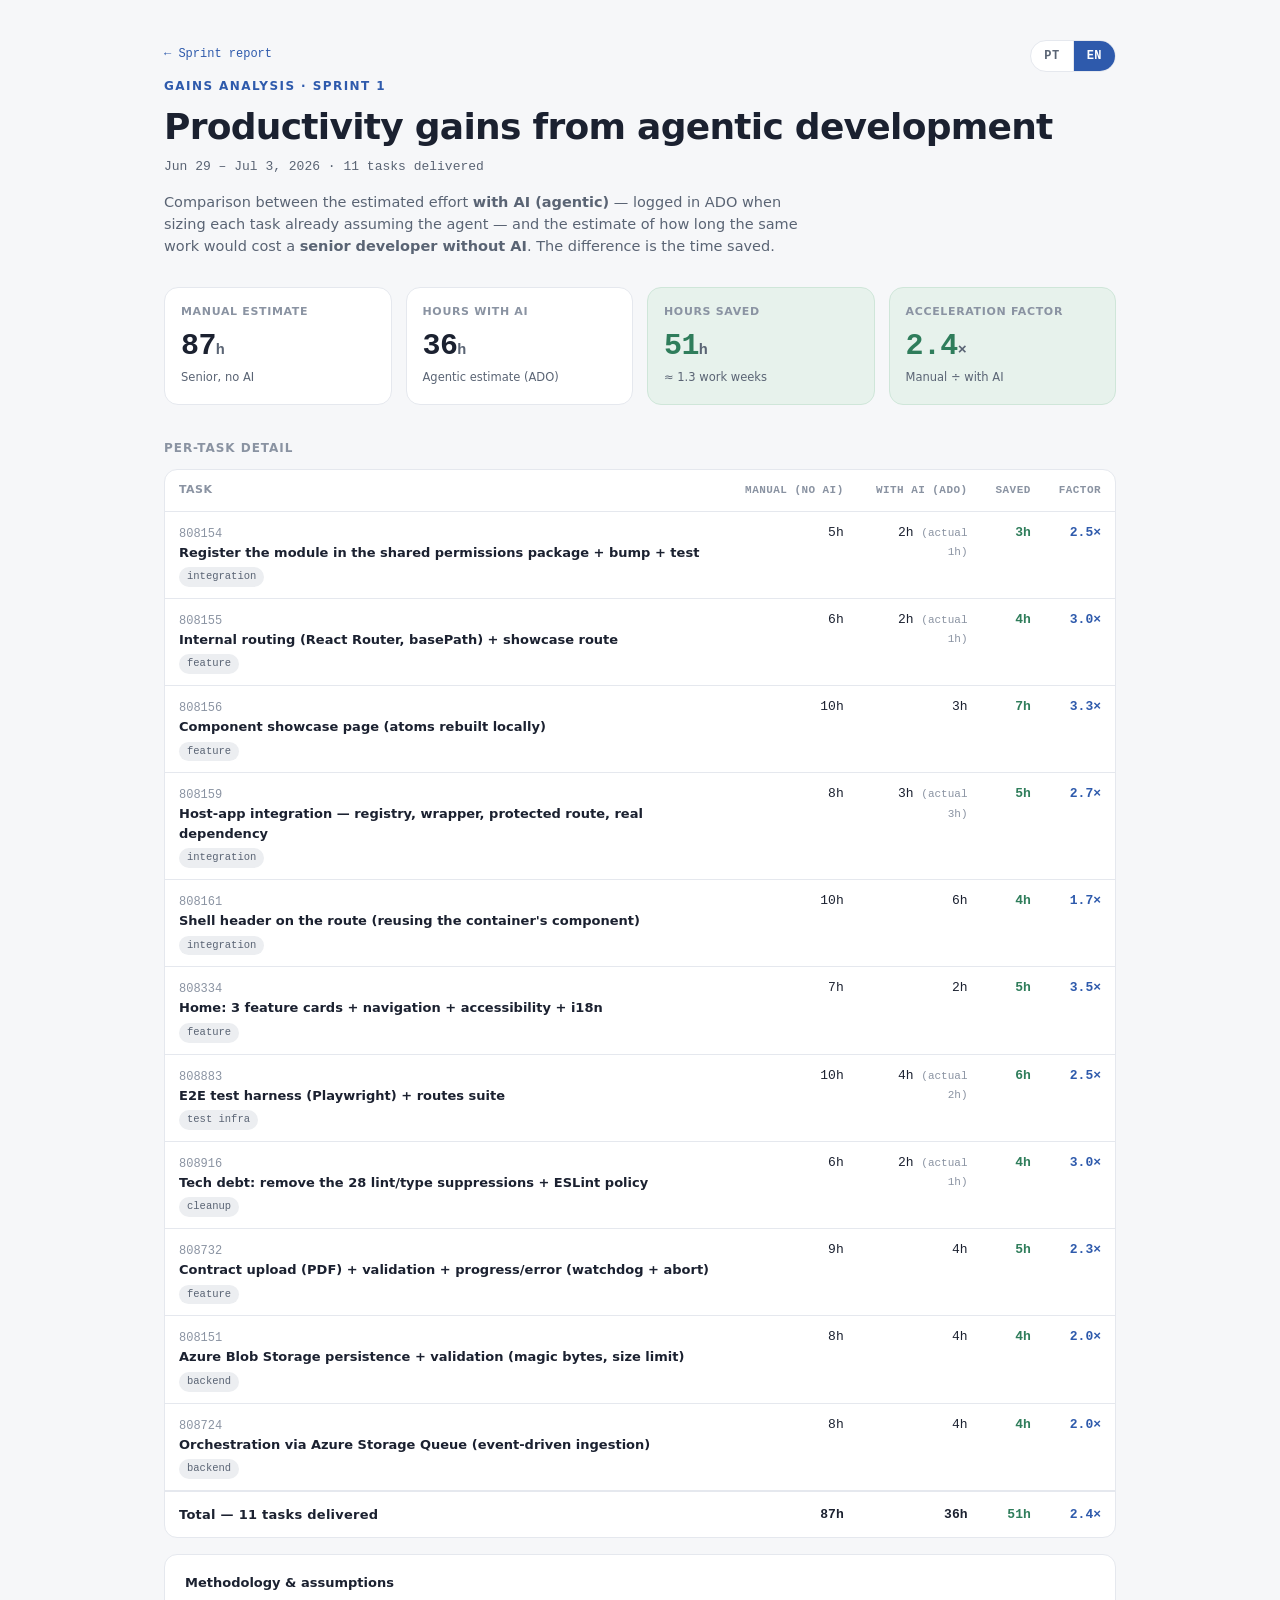
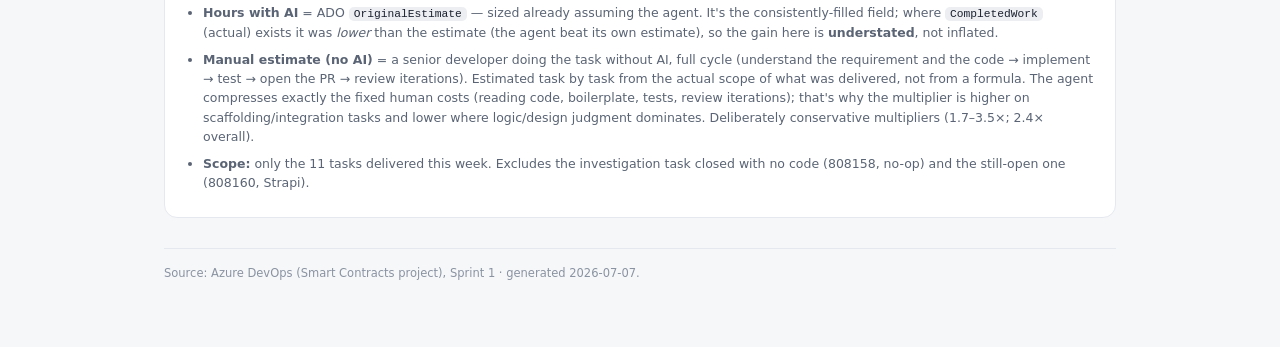
<file: gains.html>
<!doctype html>
<html lang="en" data-lang="en">
<head>
<meta charset="utf-8">
<meta name="viewport" content="width=device-width, initial-scale=1">
<meta name="robots" content="noindex, nofollow">
<title>Gains Analysis — Week 1</title>
<style>
  :root {
    --ground: #f6f7f9; --surface: #ffffff; --ink: #1b2130; --muted: #5a6474; --faint: #8a93a2;
    --border: #e5e8ee; --accent: #2e5aac; --accent-soft: #eaf0fb;
    --good: #2f7d5b; --good-soft: #e7f2ec; --warn: #9a6a12; --warn-soft: #f6eede; --warn-bd: #e6d6ad;
    --neutral: #64707f; --neutral-soft: #eceef1; --hover: #eef2fb;
    --sans: ui-sans-serif, system-ui, -apple-system, "Segoe UI", Roboto, Helvetica, Arial, sans-serif;
    --mono: ui-monospace, SFMono-Regular, "SF Mono", Menlo, Consolas, monospace;
  }
  * { box-sizing: border-box; }
  body { margin: 0; background: var(--ground); color: var(--ink); font-family: var(--sans); line-height: 1.5; -webkit-font-smoothing: antialiased; }
  .wrap { max-width: 1000px; margin: 0 auto; padding: 40px 24px 72px; }

  /* language toggle */
  [data-lang="en"] .t-pt { display: none; }
  [data-lang="pt"] .t-en { display: none; }

  header { position: relative; }
  .hd-main { min-width: 0; }
  .backlink { display: inline-block; font-family: var(--mono); font-size: 12px; color: var(--accent); text-decoration: none; margin-bottom: 14px; }
  .backlink:hover { text-decoration: underline; }
  .eyebrow { font-size: 12px; font-weight: 600; letter-spacing: .12em; text-transform: uppercase; color: var(--accent); margin: 0 0 12px; }
  h1 { font-size: clamp(26px, 4.5vw, 36px); font-weight: 700; letter-spacing: -0.02em; line-height: 1.1; margin: 0; text-wrap: balance; }
  .daterange { font-family: var(--mono); font-size: 13px; color: var(--muted); margin-top: 10px; font-variant-numeric: tabular-nums; }
  .lead { color: var(--muted); font-size: 14.5px; margin: 16px 0 0; max-width: 70ch; }

  .langsw { position: absolute; top: 0; right: 0; display: inline-flex; border: 1px solid var(--border); border-radius: 999px; overflow: hidden; background: var(--surface); }
  .langsw .lang { appearance: none; font: inherit; font-family: var(--mono); font-size: 12px; font-weight: 700; letter-spacing: .04em; color: var(--muted); background: transparent; border: 0; padding: 6px 13px; cursor: pointer; transition: background-color .15s ease, color .15s ease; }
  .langsw .lang + .lang { border-left: 1px solid var(--border); }
  .langsw .lang[aria-pressed="true"] { background: var(--accent); color: #fff; }
  .langsw .lang:hover:not([aria-pressed="true"]) { background: var(--hover); }
  .langsw .lang:focus-visible { outline: 2px solid var(--accent); outline-offset: 2px; }
  @media (prefers-reduced-motion: reduce) { .langsw .lang { transition: none; } }

  .kpis { display: grid; grid-template-columns: repeat(4, 1fr); gap: 14px; margin: 30px 0 8px; }
  @media (max-width: 720px) { .kpis { grid-template-columns: repeat(2, 1fr); } }
  .kpi { background: var(--surface); border: 1px solid var(--border); border-radius: 14px; padding: 16px 16px 18px; }
  .kpi .lbl { font-size: 11px; font-weight: 700; letter-spacing: .06em; text-transform: uppercase; color: var(--faint); margin: 0 0 10px; }
  .kpi .val { font-family: var(--mono); font-size: 30px; font-weight: 700; line-height: 1; font-variant-numeric: tabular-nums; letter-spacing: -0.02em; }
  .kpi .val small { font-size: 15px; font-weight: 600; color: var(--muted); }
  .kpi.hl { background: var(--good-soft); border-color: #cfe6d9; }
  .kpi.hl .val { color: var(--good); }
  .kpi .cap { font-size: 11.5px; color: var(--muted); margin: 8px 0 0; }

  .sec-h { font-size: 12px; font-weight: 700; letter-spacing: .08em; text-transform: uppercase; color: var(--faint); margin: 34px 0 12px; }

  .tbl-wrap { overflow-x: auto; border: 1px solid var(--border); border-radius: 13px; background: var(--surface); }
  table { border-collapse: collapse; width: 100%; font-size: 13px; min-width: 720px; }
  thead th { text-align: left; font-size: 11px; font-weight: 700; letter-spacing: .04em; text-transform: uppercase; color: var(--faint);
    padding: 12px 14px; border-bottom: 1px solid var(--border); white-space: nowrap; }
  thead th.num, tbody td.num { text-align: right; font-family: var(--mono); font-variant-numeric: tabular-nums; }
  tbody td { padding: 11px 14px; border-bottom: 1px solid var(--border); vertical-align: top; }
  tbody tr:last-child td { border-bottom: 0; }
  tbody tr:hover { background: #fafbfd; }
  td .id { font-family: var(--mono); font-size: 12px; color: var(--faint); }
  td .task { font-weight: 600; color: var(--ink); }
  td .cat { display: inline-block; font-size: 10.5px; font-family: var(--mono); color: var(--muted); background: var(--neutral-soft); border-radius: 999px; padding: 2px 8px; margin-top: 5px; }
  td.gain { color: var(--good); font-weight: 700; }
  td.mult { color: var(--accent); font-weight: 700; }
  .cw { color: var(--faint); font-size: 11px; }
  tfoot td { padding: 13px 14px; border-top: 2px solid var(--border); font-weight: 700; font-family: var(--mono); font-variant-numeric: tabular-nums; text-align: right; }
  tfoot td.lbl { text-align: left; font-family: var(--sans); letter-spacing: .02em; }
  tfoot td.gain { color: var(--good); } tfoot td.mult { color: var(--accent); }

  .notes { background: var(--surface); border: 1px solid var(--border); border-radius: 13px; padding: 18px 20px; margin-top: 16px; }
  .notes h3 { margin: 0 0 10px; font-size: 13px; font-weight: 700; color: var(--ink); }
  .notes ul { margin: 0; padding-left: 18px; }
  .notes li { font-size: 12.5px; color: var(--muted); margin: 7px 0; line-height: 1.55; }
  .notes code { font-family: var(--mono); font-size: .9em; background: var(--neutral-soft); color: var(--ink); padding: 1px 5px; border-radius: 5px; }

  footer { margin-top: 30px; padding-top: 16px; border-top: 1px solid var(--border); font-size: 11.5px; color: var(--faint); }
</style>
</head>
<body>
<div class="wrap">
  <header>
    <div class="hd-main">
      <a class="backlink" href="index.html"><span class="t-pt">← Relatório da sprint</span><span class="t-en">← Sprint report</span></a>
      <p class="eyebrow"><span class="t-pt">Análise de ganhos · Sprint 1</span><span class="t-en">Gains analysis · Sprint 1</span></p>
      <h1><span class="t-pt">Ganhos de produtividade com desenvolvimento agêntico</span><span class="t-en">Productivity gains from agentic development</span></h1>
      <p class="daterange"><span class="t-pt">29 jun – 03 jul 2026 · 11 tasks entregues</span><span class="t-en">Jun 29 – Jul 3, 2026 · 11 tasks delivered</span></p>
      <p class="lead"><span class="t-pt">Comparação entre o esforço estimado <b>com IA (agentic)</b> — registrado no ADO ao dimensionar cada task já contando com o agente — e a estimativa de quanto o mesmo trabalho custaria a um <b>desenvolvedor sênior sem IA</b>. A diferença é o ganho de tempo.</span><span class="t-en">Comparison between the estimated effort <b>with AI (agentic)</b> — logged in ADO when sizing each task already assuming the agent — and the estimate of how long the same work would cost a <b>senior developer without AI</b>. The difference is the time saved.</span></p>
    </div>
    <div class="langsw" role="group" aria-label="Language / Idioma">
      <button type="button" class="lang" data-lang-set="pt" aria-pressed="false">PT</button>
      <button type="button" class="lang" data-lang-set="en" aria-pressed="true">EN</button>
    </div>
  </header>

  <div class="kpis">
    <div class="kpi">
      <p class="lbl"><span class="t-pt">Estimativa manual</span><span class="t-en">Manual estimate</span></p>
      <div class="val">87<small>h</small></div>
      <p class="cap"><span class="t-pt">Sênior, sem IA</span><span class="t-en">Senior, no AI</span></p>
    </div>
    <div class="kpi">
      <p class="lbl"><span class="t-pt">Horas com IA</span><span class="t-en">Hours with AI</span></p>
      <div class="val">36<small>h</small></div>
      <p class="cap"><span class="t-pt">Estimativa agentic (ADO)</span><span class="t-en">Agentic estimate (ADO)</span></p>
    </div>
    <div class="kpi hl">
      <p class="lbl"><span class="t-pt">Horas economizadas</span><span class="t-en">Hours saved</span></p>
      <div class="val">51<small>h</small></div>
      <p class="cap"><span class="t-pt">≈ 1,3 semana de trabalho</span><span class="t-en">≈ 1.3 work weeks</span></p>
    </div>
    <div class="kpi hl">
      <p class="lbl"><span class="t-pt">Fator de aceleração</span><span class="t-en">Acceleration factor</span></p>
      <div class="val"><span class="t-pt">2,4</span><span class="t-en">2.4</span><small>×</small></div>
      <p class="cap"><span class="t-pt">Manual ÷ com IA</span><span class="t-en">Manual ÷ with AI</span></p>
    </div>
  </div>

  <p class="sec-h"><span class="t-pt">Detalhe por task</span><span class="t-en">Per-task detail</span></p>
  <div class="tbl-wrap">
    <table>
      <thead>
        <tr>
          <th>Task</th>
          <th class="num"><span class="t-pt">Manual (sem IA)</span><span class="t-en">Manual (no AI)</span></th>
          <th class="num"><span class="t-pt">Com IA (ADO)</span><span class="t-en">With AI (ADO)</span></th>
          <th class="num"><span class="t-pt">Economia</span><span class="t-en">Saved</span></th>
          <th class="num"><span class="t-pt">Fator</span><span class="t-en">Factor</span></th>
        </tr>
      </thead>
      <tbody>
        <tr>
          <td><span class="id">808154</span><br><span class="task"><span class="t-pt">Registro do módulo no pacote de permissões compartilhado + bump + teste</span><span class="t-en">Register the module in the shared permissions package + bump + test</span></span><br><span class="cat"><span class="t-pt">integração</span><span class="t-en">integration</span></span></td>
          <td class="num">5h</td><td class="num">2h <span class="cw"><span class="t-pt">(real 1h)</span><span class="t-en">(actual 1h)</span></span></td><td class="num gain">3h</td><td class="num mult"><span class="t-pt">2,5×</span><span class="t-en">2.5×</span></td>
        </tr>
        <tr>
          <td><span class="id">808155</span><br><span class="task"><span class="t-pt">Roteamento interno (React Router, basePath) + rota de showcase</span><span class="t-en">Internal routing (React Router, basePath) + showcase route</span></span><br><span class="cat"><span class="t-pt">feature</span><span class="t-en">feature</span></span></td>
          <td class="num">6h</td><td class="num">2h <span class="cw"><span class="t-pt">(real 1h)</span><span class="t-en">(actual 1h)</span></span></td><td class="num gain">4h</td><td class="num mult"><span class="t-pt">3,0×</span><span class="t-en">3.0×</span></td>
        </tr>
        <tr>
          <td><span class="id">808156</span><br><span class="task"><span class="t-pt">Página de showcase de componentes (átomos reconstruídos localmente)</span><span class="t-en">Component showcase page (atoms rebuilt locally)</span></span><br><span class="cat"><span class="t-pt">feature</span><span class="t-en">feature</span></span></td>
          <td class="num">10h</td><td class="num">3h</td><td class="num gain">7h</td><td class="num mult"><span class="t-pt">3,3×</span><span class="t-en">3.3×</span></td>
        </tr>
        <tr>
          <td><span class="id">808159</span><br><span class="task"><span class="t-pt">Integração no app host — registry, wrapper, rota protegida, dependência real</span><span class="t-en">Host-app integration — registry, wrapper, protected route, real dependency</span></span><br><span class="cat"><span class="t-pt">integração</span><span class="t-en">integration</span></span></td>
          <td class="num">8h</td><td class="num">3h <span class="cw"><span class="t-pt">(real 3h)</span><span class="t-en">(actual 3h)</span></span></td><td class="num gain">5h</td><td class="num mult"><span class="t-pt">2,7×</span><span class="t-en">2.7×</span></td>
        </tr>
        <tr>
          <td><span class="id">808161</span><br><span class="task"><span class="t-pt">Header do shell na rota (reutilizando o componente do container)</span><span class="t-en">Shell header on the route (reusing the container's component)</span></span><br><span class="cat"><span class="t-pt">integração</span><span class="t-en">integration</span></span></td>
          <td class="num">10h</td><td class="num">6h</td><td class="num gain">4h</td><td class="num mult"><span class="t-pt">1,7×</span><span class="t-en">1.7×</span></td>
        </tr>
        <tr>
          <td><span class="id">808334</span><br><span class="task"><span class="t-pt">Home: 3 cards de feature + navegação + acessibilidade + i18n</span><span class="t-en">Home: 3 feature cards + navigation + accessibility + i18n</span></span><br><span class="cat"><span class="t-pt">feature</span><span class="t-en">feature</span></span></td>
          <td class="num">7h</td><td class="num">2h</td><td class="num gain">5h</td><td class="num mult"><span class="t-pt">3,5×</span><span class="t-en">3.5×</span></td>
        </tr>
        <tr>
          <td><span class="id">808883</span><br><span class="task"><span class="t-pt">Harness de testes E2E (Playwright) + suíte de rotas</span><span class="t-en">E2E test harness (Playwright) + routes suite</span></span><br><span class="cat"><span class="t-pt">infra de testes</span><span class="t-en">test infra</span></span></td>
          <td class="num">10h</td><td class="num">4h <span class="cw"><span class="t-pt">(real 2h)</span><span class="t-en">(actual 2h)</span></span></td><td class="num gain">6h</td><td class="num mult"><span class="t-pt">2,5×</span><span class="t-en">2.5×</span></td>
        </tr>
        <tr>
          <td><span class="id">808916</span><br><span class="task"><span class="t-pt">Tech debt: remoção das 28 supressões de lint/type + política de ESLint</span><span class="t-en">Tech debt: remove the 28 lint/type suppressions + ESLint policy</span></span><br><span class="cat"><span class="t-pt">limpeza</span><span class="t-en">cleanup</span></span></td>
          <td class="num">6h</td><td class="num">2h <span class="cw"><span class="t-pt">(real 1h)</span><span class="t-en">(actual 1h)</span></span></td><td class="num gain">4h</td><td class="num mult"><span class="t-pt">3,0×</span><span class="t-en">3.0×</span></td>
        </tr>
        <tr>
          <td><span class="id">808732</span><br><span class="task"><span class="t-pt">Upload de contrato (PDF) + validação + progresso/erro (watchdog + abort)</span><span class="t-en">Contract upload (PDF) + validation + progress/error (watchdog + abort)</span></span><br><span class="cat"><span class="t-pt">feature</span><span class="t-en">feature</span></span></td>
          <td class="num">9h</td><td class="num">4h</td><td class="num gain">5h</td><td class="num mult"><span class="t-pt">2,3×</span><span class="t-en">2.3×</span></td>
        </tr>
        <tr>
          <td><span class="id">808151</span><br><span class="task"><span class="t-pt">Persistência em Azure Blob Storage + validação (magic bytes, limite de tamanho)</span><span class="t-en">Azure Blob Storage persistence + validation (magic bytes, size limit)</span></span><br><span class="cat"><span class="t-pt">backend</span><span class="t-en">backend</span></span></td>
          <td class="num">8h</td><td class="num">4h</td><td class="num gain">4h</td><td class="num mult"><span class="t-pt">2,0×</span><span class="t-en">2.0×</span></td>
        </tr>
        <tr>
          <td><span class="id">808724</span><br><span class="task"><span class="t-pt">Orquestração via Azure Storage Queue (ingestão event-driven)</span><span class="t-en">Orchestration via Azure Storage Queue (event-driven ingestion)</span></span><br><span class="cat"><span class="t-pt">backend</span><span class="t-en">backend</span></span></td>
          <td class="num">8h</td><td class="num">4h</td><td class="num gain">4h</td><td class="num mult"><span class="t-pt">2,0×</span><span class="t-en">2.0×</span></td>
        </tr>
      </tbody>
      <tfoot>
        <tr>
          <td class="lbl"><span class="t-pt">Total — 11 tasks entregues</span><span class="t-en">Total — 11 tasks delivered</span></td>
          <td class="num">87h</td>
          <td class="num">36h</td>
          <td class="num gain">51h</td>
          <td class="num mult"><span class="t-pt">2,4×</span><span class="t-en">2.4×</span></td>
        </tr>
      </tfoot>
    </table>
  </div>

  <div class="notes">
    <h3><span class="t-pt">Metodologia e premissas</span><span class="t-en">Methodology &amp; assumptions</span></h3>
    <ul>
      <li><span class="t-pt"><b>Horas com IA</b> = <code>OriginalEstimate</code> do ADO — dimensionado já contando com o agente. É o campo preenchido de forma consistente; onde há <code>CompletedWork</code> (real), o valor foi <i>menor</i> que a estimativa (o agente superou a própria estimativa), então o ganho aqui está <b>subestimado</b>, não inflado.</span><span class="t-en"><b>Hours with AI</b> = ADO <code>OriginalEstimate</code> — sized already assuming the agent. It's the consistently-filled field; where <code>CompletedWork</code> (actual) exists it was <i>lower</i> than the estimate (the agent beat its own estimate), so the gain here is <b>understated</b>, not inflated.</span></li>
      <li><span class="t-pt"><b>Estimativa manual (sem IA)</b> = tempo de um desenvolvedor sênior fazendo a task sem IA, ciclo completo (entender o requisito e o código → implementar → testar → abrir PR → ciclos de review). Estimada task a task a partir do escopo real do que foi entregue, não de uma fórmula. O agente comprime justamente os custos fixos humanos (leitura de código, boilerplate, testes, iterações de review); por isso o multiplicador é maior em tasks de scaffolding/integração e menor onde a lógica/decisão de design domina. Multiplicadores deliberadamente conservadores (1,7–3,5×; 2,4× no total).</span><span class="t-en"><b>Manual estimate (no AI)</b> = a senior developer doing the task without AI, full cycle (understand the requirement and the code → implement → test → open the PR → review iterations). Estimated task by task from the actual scope of what was delivered, not from a formula. The agent compresses exactly the fixed human costs (reading code, boilerplate, tests, review iterations); that's why the multiplier is higher on scaffolding/integration tasks and lower where logic/design judgment dominates. Deliberately conservative multipliers (1.7–3.5×; 2.4× overall).</span></li>
      <li><span class="t-pt"><b>Escopo:</b> apenas as 11 tasks entregues na semana. Excluídas a task de investigação fechada sem código (808158, no-op) e a ainda em aberto (808160, Strapi).</span><span class="t-en"><b>Scope:</b> only the 11 tasks delivered this week. Excludes the investigation task closed with no code (808158, no-op) and the still-open one (808160, Strapi).</span></li>
    </ul>
  </div>

  <footer><span class="t-pt">Fonte: Azure DevOps (projeto Smart Contracts), Sprint 1 · gerado 2026-07-07.</span><span class="t-en">Source: Azure DevOps (Smart Contracts project), Sprint 1 · generated 2026-07-07.</span></footer>
</div>

<script>
  // Language switcher (PT/EN) — inline dual-text toggled via [data-lang]; patches attrs CSS can't reach.
  // Default to English on first visit, then remember the choice (shared key with the sprint report).
  (function () {
    var root = document.documentElement;
    var KEY = 'report-lang';
    var STR = {
      en: { htmllang: 'en',    title: 'Gains Analysis — Week 1' },
      pt: { htmllang: 'pt-BR', title: 'Análise de Ganhos — Semana 1' }
    };
    var btns = Array.prototype.slice.call(document.querySelectorAll('.lang'));
    function setLang(lang) {
      if (lang !== 'pt' && lang !== 'en') lang = 'en';
      var s = STR[lang];
      root.setAttribute('data-lang', lang);
      root.setAttribute('lang', s.htmllang);
      document.title = s.title;
      btns.forEach(function (b) { b.setAttribute('aria-pressed', b.getAttribute('data-lang-set') === lang ? 'true' : 'false'); });
      try { localStorage.setItem(KEY, lang); } catch (e) {}
    }
    var saved = null;
    try { saved = localStorage.getItem(KEY); } catch (e) {}
    setLang(saved === 'pt' || saved === 'en' ? saved : 'en');
    btns.forEach(function (b) {
      b.addEventListener('click', function () { setLang(b.getAttribute('data-lang-set')); });
    });
  })();
</script>
</body>
</html>
</file>
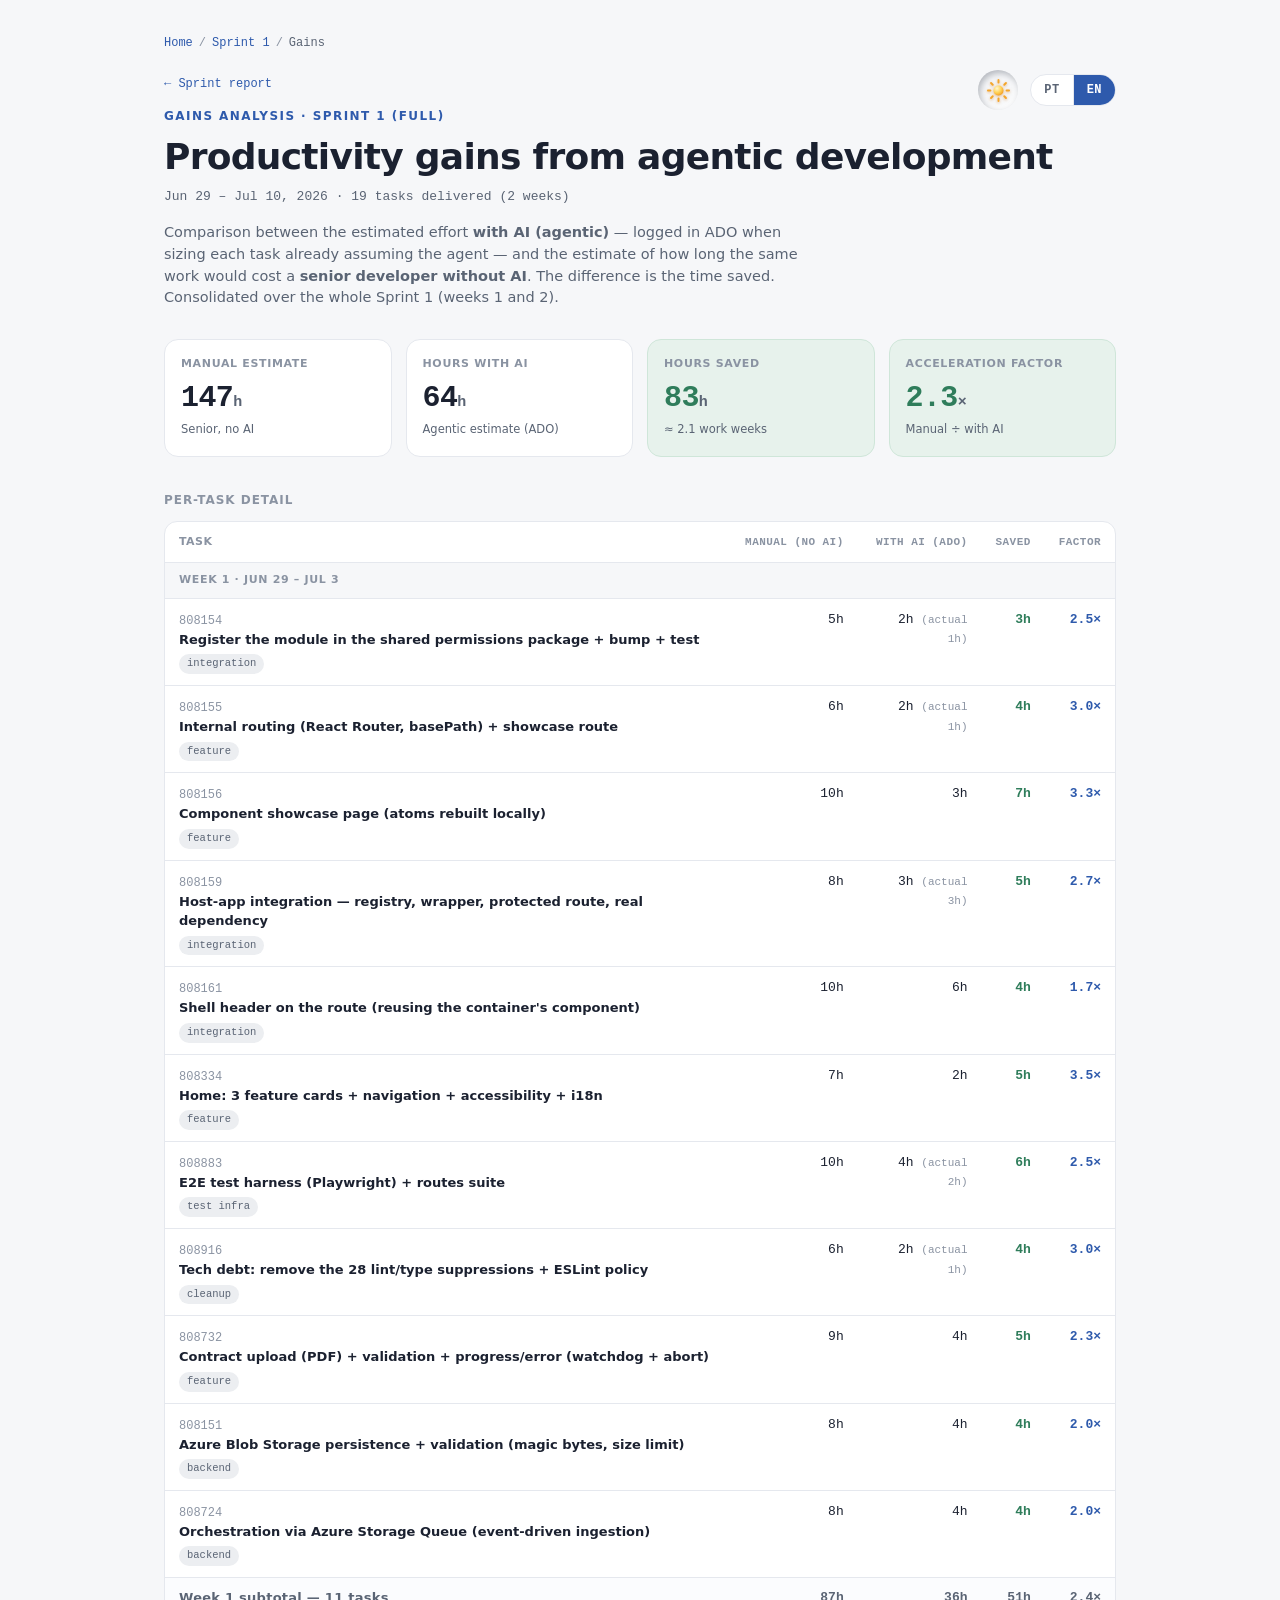
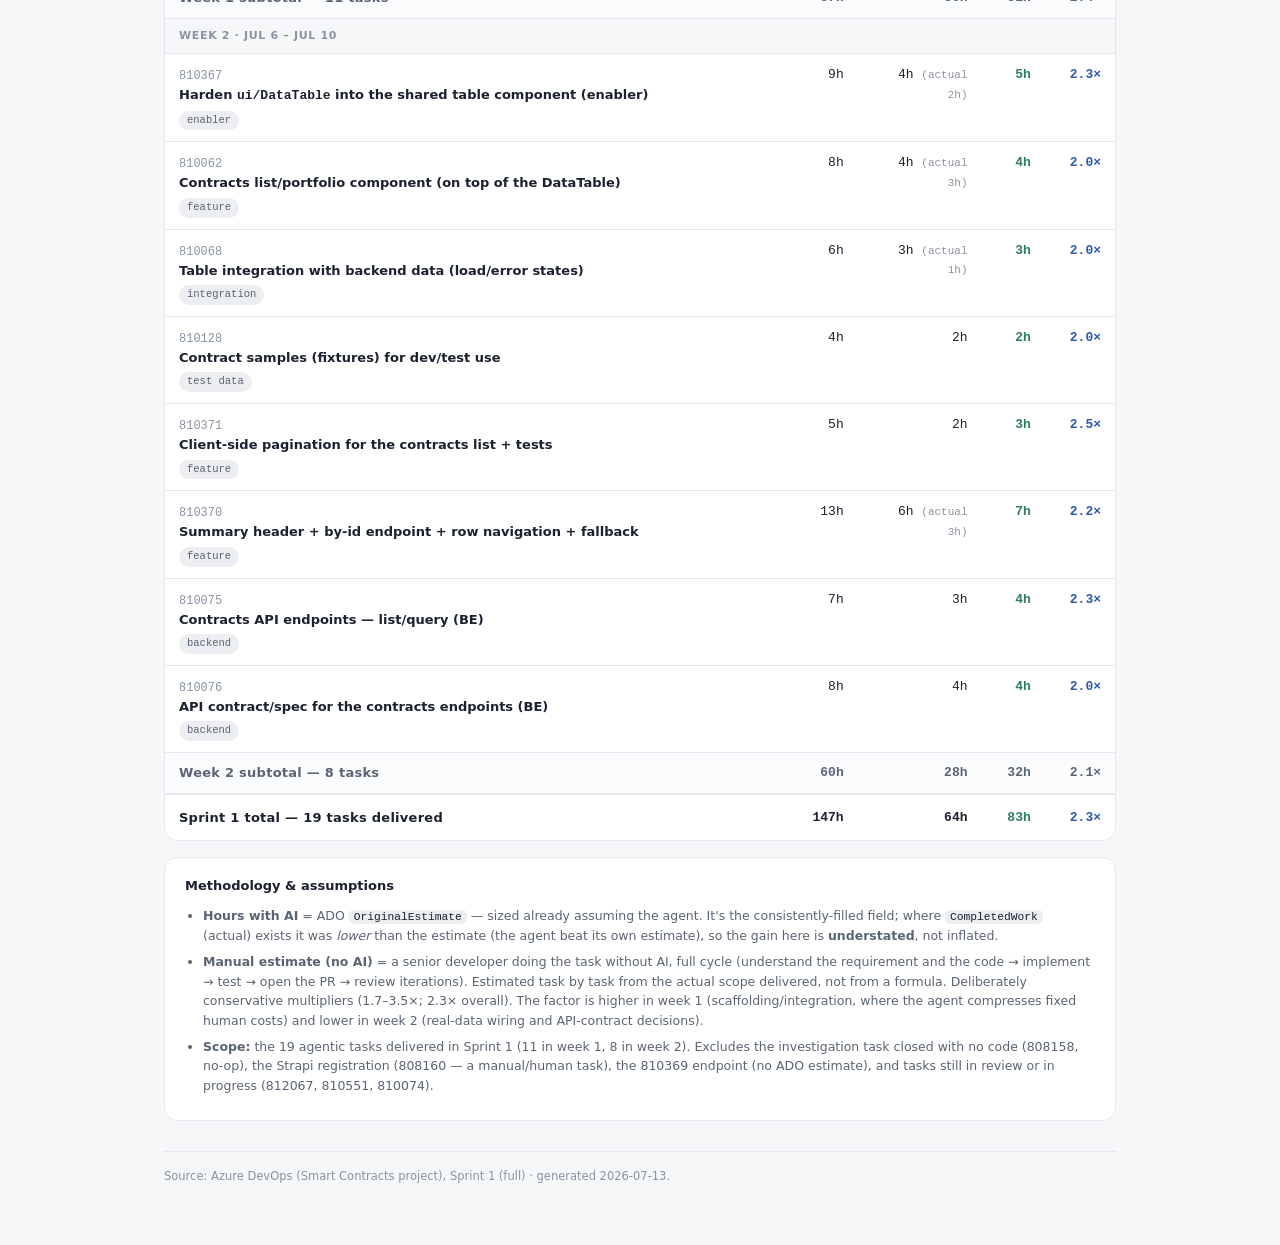
<file: sprint-1/gains.html>
<!doctype html>
<html lang="en" data-lang="en">
<head>
<meta charset="utf-8">
<meta name="viewport" content="width=device-width, initial-scale=1">
<meta name="robots" content="noindex, nofollow">
<title>Gains Analysis — Sprint 1</title>
<script>try{if(localStorage.getItem('report-theme')==='dark')document.documentElement.setAttribute('data-theme','dark');}catch(e){}</script>
<link rel="stylesheet" href="../assets/report.css">
<style>
  * { box-sizing: border-box; }
  body { margin: 0; background: var(--ground); color: var(--ink); font-family: var(--sans); line-height: 1.5; -webkit-font-smoothing: antialiased; }
  .wrap { max-width: 1000px; margin: 0 auto; padding: 34px 24px 72px; }

  [data-lang="en"] .t-pt { display: none; }
  [data-lang="pt"] .t-en { display: none; }

  .crumbs { font-family: var(--mono); font-size: 12px; color: var(--faint); margin-bottom: 18px; display: flex; flex-wrap: wrap; gap: 6px; align-items: center; }
  .crumbs a { color: var(--accent); text-decoration: none; }
  .crumbs a:hover { text-decoration: underline; }
  .crumbs .cur { color: var(--muted); }

  header { position: relative; }
  .hd-main { min-width: 0; }
  .backlink { display: inline-block; font-family: var(--mono); font-size: 12px; color: var(--accent); text-decoration: none; margin-bottom: 14px; }
  .backlink:hover { text-decoration: underline; }
  .eyebrow { font-size: 12px; font-weight: 600; letter-spacing: .12em; text-transform: uppercase; color: var(--accent); margin: 0 0 12px; }
  h1 { font-size: clamp(26px, 4.5vw, 36px); font-weight: 700; letter-spacing: -0.02em; line-height: 1.1; margin: 0; text-wrap: balance; }
  .daterange { font-family: var(--mono); font-size: 13px; color: var(--muted); margin-top: 10px; font-variant-numeric: tabular-nums; }
  .lead { color: var(--muted); font-size: 14.5px; margin: 16px 0 0; max-width: 70ch; }

  .controls { position: absolute; top: 0; right: 0; display: inline-flex; align-items: center; gap: 12px; }
  .controls .langsw { position: static; }
  [data-theme="dark"] tbody tr:hover { background: #1e2635; }
  [data-theme="dark"] tbody tr:hover td:not(.grp) { background: #1e2635; }
  [data-theme="dark"] .kpi.hl { border-color: #1f3a2b; }
  [data-theme="dark"] .subt td { background: #1c2330; }
  .langsw { position: absolute; top: 0; right: 0; display: inline-flex; border: 1px solid var(--border); border-radius: 999px; overflow: hidden; background: var(--surface); }
  .langsw .lang { appearance: none; font: inherit; font-family: var(--mono); font-size: 12px; font-weight: 700; letter-spacing: .04em; color: var(--muted); background: transparent; border: 0; padding: 6px 13px; cursor: pointer; transition: background-color .15s ease, color .15s ease; }
  .langsw .lang + .lang { border-left: 1px solid var(--border); }
  .langsw .lang[aria-pressed="true"] { background: var(--accent); color: #fff; }
  .langsw .lang:hover:not([aria-pressed="true"]) { background: var(--hover); }
  .langsw .lang:focus-visible { outline: 2px solid var(--accent); outline-offset: 2px; }
  @media (prefers-reduced-motion: reduce) { .langsw .lang { transition: none; } }

  .kpis { display: grid; grid-template-columns: repeat(4, 1fr); gap: 14px; margin: 30px 0 8px; }
  @media (max-width: 720px) { .kpis { grid-template-columns: repeat(2, 1fr); } }
  .kpi { background: var(--surface); border: 1px solid var(--border); border-radius: 14px; padding: 16px 16px 18px; }
  .kpi .lbl { font-size: 11px; font-weight: 700; letter-spacing: .06em; text-transform: uppercase; color: var(--faint); margin: 0 0 10px; }
  .kpi .val { font-family: var(--mono); font-size: 30px; font-weight: 700; line-height: 1; font-variant-numeric: tabular-nums; letter-spacing: -0.02em; }
  .kpi .val small { font-size: 15px; font-weight: 600; color: var(--muted); }
  .kpi.hl { background: var(--good-soft); border-color: #cfe6d9; }
  .kpi.hl .val { color: var(--good); }
  .kpi .cap { font-size: 11.5px; color: var(--muted); margin: 8px 0 0; }

  .sec-h { font-size: 12px; font-weight: 700; letter-spacing: .08em; text-transform: uppercase; color: var(--faint); margin: 34px 0 12px; }

  .tbl-wrap { overflow-x: auto; border: 1px solid var(--border); border-radius: 13px; background: var(--surface); }
  table { border-collapse: collapse; width: 100%; font-size: 13px; min-width: 720px; }
  thead th { text-align: left; font-size: 11px; font-weight: 700; letter-spacing: .04em; text-transform: uppercase; color: var(--faint);
    padding: 12px 14px; border-bottom: 1px solid var(--border); white-space: nowrap; }
  thead th.num, tbody td.num { text-align: right; font-family: var(--mono); font-variant-numeric: tabular-nums; }
  tbody td { padding: 11px 14px; border-bottom: 1px solid var(--border); vertical-align: top; }
  tbody td.grp { background: var(--ground); font-family: var(--sans); font-weight: 700; font-size: 11px; letter-spacing: .06em; text-transform: uppercase; color: var(--faint); padding: 9px 14px; }
  tbody tr:last-child td { border-bottom: 0; }
  tbody tr:hover td:not(.grp) { background: #fafbfd; }
  td .id { font-family: var(--mono); font-size: 12px; color: var(--faint); }
  td .task { font-weight: 600; color: var(--ink); }
  td .cat { display: inline-block; font-size: 10.5px; font-family: var(--mono); color: var(--muted); background: var(--neutral-soft); border-radius: 999px; padding: 2px 8px; margin-top: 5px; }
  td.gain { color: var(--good); font-weight: 700; }
  td.mult { color: var(--accent); font-weight: 700; }
  .cw { color: var(--faint); font-size: 11px; }
  .subt td { padding: 10px 14px; border-bottom: 1px solid var(--border); font-family: var(--mono); font-variant-numeric: tabular-nums; text-align: right; font-weight: 700; color: var(--muted); background: #fbfcfe; }
  .subt td.lbl { text-align: left; font-family: var(--sans); letter-spacing: .02em; }
  tfoot td { padding: 13px 14px; border-top: 2px solid var(--border); font-weight: 700; font-family: var(--mono); font-variant-numeric: tabular-nums; text-align: right; }
  tfoot td.lbl { text-align: left; font-family: var(--sans); letter-spacing: .02em; }
  tfoot td.gain { color: var(--good); } tfoot td.mult { color: var(--accent); }

  .notes { background: var(--surface); border: 1px solid var(--border); border-radius: 13px; padding: 18px 20px; margin-top: 16px; }
  .notes h3 { margin: 0 0 10px; font-size: 13px; font-weight: 700; color: var(--ink); }
  .notes ul { margin: 0; padding-left: 18px; }
  .notes li { font-size: 12.5px; color: var(--muted); margin: 7px 0; line-height: 1.55; }
  .notes code { font-family: var(--mono); font-size: .9em; background: var(--neutral-soft); color: var(--ink); padding: 1px 5px; border-radius: 5px; }

  footer { margin-top: 30px; padding-top: 16px; border-top: 1px solid var(--border); font-size: 11.5px; color: var(--faint); }
</style>
</head>
<body>
<div class="wrap">
  <nav class="crumbs" aria-label="Breadcrumb">
    <a href="../index.html"><span class="t-pt">Início</span><span class="t-en">Home</span></a>
    <span>/</span>
    <a href="index.html">Sprint 1</a>
    <span>/</span>
    <span class="cur"><span class="t-pt">Ganhos</span><span class="t-en">Gains</span></span>
  </nav>
  <header>
    <div class="hd-main">
      <a class="backlink" href="index.html"><span class="t-pt">← Relatório da sprint</span><span class="t-en">← Sprint report</span></a>
      <p class="eyebrow"><span class="t-pt">Análise de ganhos · Sprint 1 (completa)</span><span class="t-en">Gains analysis · Sprint 1 (full)</span></p>
      <h1><span class="t-pt">Ganhos de produtividade com desenvolvimento agêntico</span><span class="t-en">Productivity gains from agentic development</span></h1>
      <p class="daterange"><span class="t-pt">29 jun – 10 jul 2026 · 19 tasks entregues (2 semanas)</span><span class="t-en">Jun 29 – Jul 10, 2026 · 19 tasks delivered (2 weeks)</span></p>
      <p class="lead"><span class="t-pt">Comparação entre o esforço estimado <b>com IA (agentic)</b> — registrado no ADO ao dimensionar cada task já contando com o agente — e a estimativa de quanto o mesmo trabalho custaria a um <b>desenvolvedor sênior sem IA</b>. A diferença é o ganho de tempo. Consolidado da Sprint 1 inteira (semanas 1 e 2).</span><span class="t-en">Comparison between the estimated effort <b>with AI (agentic)</b> — logged in ADO when sizing each task already assuming the agent — and the estimate of how long the same work would cost a <b>senior developer without AI</b>. The difference is the time saved. Consolidated over the whole Sprint 1 (weeks 1 and 2).</span></p>
    </div>
    <div class="controls">
      <button type="button" class="theme-toggle" id="themeToggle" aria-label="Toggle dark theme" aria-pressed="false" title="Toggle theme">
        <span class="tt-socket">
          <svg class="tt-icon" viewBox="0 0 24 24" aria-hidden="true">
            <defs>
              <radialGradient id="ttsun" cx="35%" cy="30%" r="75%"><stop offset="0%" stop-color="#fff6cf"/><stop offset="55%" stop-color="#ffd35a"/><stop offset="100%" stop-color="#f39c1f"/></radialGradient>
              <radialGradient id="ttmoon" cx="35%" cy="30%" r="80%"><stop offset="0%" stop-color="#f4f7ff"/><stop offset="60%" stop-color="#cfd8ea"/><stop offset="100%" stop-color="#9fabc4"/></radialGradient>
              <mask id="ttcrescent"><rect x="0" y="0" width="24" height="24" fill="#fff"/><circle cx="17.5" cy="7.5" r="7" fill="#000"/></mask>
            </defs>
            <g class="tt-sun">
              <g class="tt-rays">
                <line x1="12" y1="1" x2="12" y2="3.6"/><line x1="12" y1="20.4" x2="12" y2="23"/>
                <line x1="1" y1="12" x2="3.6" y2="12"/><line x1="20.4" y1="12" x2="23" y2="12"/>
                <line x1="4.2" y1="4.2" x2="6" y2="6"/><line x1="18" y1="18" x2="19.8" y2="19.8"/>
                <line x1="19.8" y1="4.2" x2="18" y2="6"/><line x1="6" y1="18" x2="4.2" y2="19.8"/>
              </g>
              <circle cx="12" cy="12" r="5.2" fill="url(#ttsun)"/>
            </g>
            <g class="tt-moon">
              <circle cx="12" cy="12" r="6.6" fill="url(#ttmoon)" mask="url(#ttcrescent)"/>
              <circle class="crater" cx="10" cy="10" r="1.1"/><circle class="crater" cx="8.6" cy="14" r="0.8"/><circle class="crater" cx="12.6" cy="14.4" r="1.4"/>
            </g>
          </svg>
        </span>
      </button>
      <div class="langsw" role="group" aria-label="Language / Idioma">
        <button type="button" class="lang" data-lang-set="pt" aria-pressed="false">PT</button>
        <button type="button" class="lang" data-lang-set="en" aria-pressed="true">EN</button>
      </div>
    </div>
  </header>

  <div class="kpis">
    <div class="kpi">
      <p class="lbl"><span class="t-pt">Estimativa manual</span><span class="t-en">Manual estimate</span></p>
      <div class="val">147<small>h</small></div>
      <p class="cap"><span class="t-pt">Sênior, sem IA</span><span class="t-en">Senior, no AI</span></p>
    </div>
    <div class="kpi">
      <p class="lbl"><span class="t-pt">Horas com IA</span><span class="t-en">Hours with AI</span></p>
      <div class="val">64<small>h</small></div>
      <p class="cap"><span class="t-pt">Estimativa agentic (ADO)</span><span class="t-en">Agentic estimate (ADO)</span></p>
    </div>
    <div class="kpi hl">
      <p class="lbl"><span class="t-pt">Horas economizadas</span><span class="t-en">Hours saved</span></p>
      <div class="val">83<small>h</small></div>
      <p class="cap"><span class="t-pt">≈ 2,1 semanas de trabalho</span><span class="t-en">≈ 2.1 work weeks</span></p>
    </div>
    <div class="kpi hl">
      <p class="lbl"><span class="t-pt">Fator de aceleração</span><span class="t-en">Acceleration factor</span></p>
      <div class="val"><span class="t-pt">2,3</span><span class="t-en">2.3</span><small>×</small></div>
      <p class="cap"><span class="t-pt">Manual ÷ com IA</span><span class="t-en">Manual ÷ with AI</span></p>
    </div>
  </div>

  <p class="sec-h"><span class="t-pt">Detalhe por task</span><span class="t-en">Per-task detail</span></p>
  <div class="tbl-wrap">
    <table>
      <thead>
        <tr>
          <th>Task</th>
          <th class="num"><span class="t-pt">Manual (sem IA)</span><span class="t-en">Manual (no AI)</span></th>
          <th class="num"><span class="t-pt">Com IA (ADO)</span><span class="t-en">With AI (ADO)</span></th>
          <th class="num"><span class="t-pt">Economia</span><span class="t-en">Saved</span></th>
          <th class="num"><span class="t-pt">Fator</span><span class="t-en">Factor</span></th>
        </tr>
      </thead>
      <tbody>
        <tr><td class="grp" colspan="5"><span class="t-pt">Semana 1 · 29 jun – 03 jul</span><span class="t-en">Week 1 · Jun 29 – Jul 3</span></td></tr>
        <tr>
          <td><span class="id">808154</span><br><span class="task"><span class="t-pt">Registro do módulo no pacote de permissões compartilhado + bump + teste</span><span class="t-en">Register the module in the shared permissions package + bump + test</span></span><br><span class="cat"><span class="t-pt">integração</span><span class="t-en">integration</span></span></td>
          <td class="num">5h</td><td class="num">2h <span class="cw"><span class="t-pt">(real 1h)</span><span class="t-en">(actual 1h)</span></span></td><td class="num gain">3h</td><td class="num mult"><span class="t-pt">2,5×</span><span class="t-en">2.5×</span></td>
        </tr>
        <tr>
          <td><span class="id">808155</span><br><span class="task"><span class="t-pt">Roteamento interno (React Router, basePath) + rota de showcase</span><span class="t-en">Internal routing (React Router, basePath) + showcase route</span></span><br><span class="cat"><span class="t-pt">feature</span><span class="t-en">feature</span></span></td>
          <td class="num">6h</td><td class="num">2h <span class="cw"><span class="t-pt">(real 1h)</span><span class="t-en">(actual 1h)</span></span></td><td class="num gain">4h</td><td class="num mult"><span class="t-pt">3,0×</span><span class="t-en">3.0×</span></td>
        </tr>
        <tr>
          <td><span class="id">808156</span><br><span class="task"><span class="t-pt">Página de showcase de componentes (átomos reconstruídos localmente)</span><span class="t-en">Component showcase page (atoms rebuilt locally)</span></span><br><span class="cat"><span class="t-pt">feature</span><span class="t-en">feature</span></span></td>
          <td class="num">10h</td><td class="num">3h</td><td class="num gain">7h</td><td class="num mult"><span class="t-pt">3,3×</span><span class="t-en">3.3×</span></td>
        </tr>
        <tr>
          <td><span class="id">808159</span><br><span class="task"><span class="t-pt">Integração no app host — registry, wrapper, rota protegida, dependência real</span><span class="t-en">Host-app integration — registry, wrapper, protected route, real dependency</span></span><br><span class="cat"><span class="t-pt">integração</span><span class="t-en">integration</span></span></td>
          <td class="num">8h</td><td class="num">3h <span class="cw"><span class="t-pt">(real 3h)</span><span class="t-en">(actual 3h)</span></span></td><td class="num gain">5h</td><td class="num mult"><span class="t-pt">2,7×</span><span class="t-en">2.7×</span></td>
        </tr>
        <tr>
          <td><span class="id">808161</span><br><span class="task"><span class="t-pt">Header do shell na rota (reutilizando o componente do container)</span><span class="t-en">Shell header on the route (reusing the container's component)</span></span><br><span class="cat"><span class="t-pt">integração</span><span class="t-en">integration</span></span></td>
          <td class="num">10h</td><td class="num">6h</td><td class="num gain">4h</td><td class="num mult"><span class="t-pt">1,7×</span><span class="t-en">1.7×</span></td>
        </tr>
        <tr>
          <td><span class="id">808334</span><br><span class="task"><span class="t-pt">Home: 3 cards de feature + navegação + acessibilidade + i18n</span><span class="t-en">Home: 3 feature cards + navigation + accessibility + i18n</span></span><br><span class="cat"><span class="t-pt">feature</span><span class="t-en">feature</span></span></td>
          <td class="num">7h</td><td class="num">2h</td><td class="num gain">5h</td><td class="num mult"><span class="t-pt">3,5×</span><span class="t-en">3.5×</span></td>
        </tr>
        <tr>
          <td><span class="id">808883</span><br><span class="task"><span class="t-pt">Harness de testes E2E (Playwright) + suíte de rotas</span><span class="t-en">E2E test harness (Playwright) + routes suite</span></span><br><span class="cat"><span class="t-pt">infra de testes</span><span class="t-en">test infra</span></span></td>
          <td class="num">10h</td><td class="num">4h <span class="cw"><span class="t-pt">(real 2h)</span><span class="t-en">(actual 2h)</span></span></td><td class="num gain">6h</td><td class="num mult"><span class="t-pt">2,5×</span><span class="t-en">2.5×</span></td>
        </tr>
        <tr>
          <td><span class="id">808916</span><br><span class="task"><span class="t-pt">Tech debt: remoção das 28 supressões de lint/type + política de ESLint</span><span class="t-en">Tech debt: remove the 28 lint/type suppressions + ESLint policy</span></span><br><span class="cat"><span class="t-pt">limpeza</span><span class="t-en">cleanup</span></span></td>
          <td class="num">6h</td><td class="num">2h <span class="cw"><span class="t-pt">(real 1h)</span><span class="t-en">(actual 1h)</span></span></td><td class="num gain">4h</td><td class="num mult"><span class="t-pt">3,0×</span><span class="t-en">3.0×</span></td>
        </tr>
        <tr>
          <td><span class="id">808732</span><br><span class="task"><span class="t-pt">Upload de contrato (PDF) + validação + progresso/erro (watchdog + abort)</span><span class="t-en">Contract upload (PDF) + validation + progress/error (watchdog + abort)</span></span><br><span class="cat"><span class="t-pt">feature</span><span class="t-en">feature</span></span></td>
          <td class="num">9h</td><td class="num">4h</td><td class="num gain">5h</td><td class="num mult"><span class="t-pt">2,3×</span><span class="t-en">2.3×</span></td>
        </tr>
        <tr>
          <td><span class="id">808151</span><br><span class="task"><span class="t-pt">Persistência em Azure Blob Storage + validação (magic bytes, limite de tamanho)</span><span class="t-en">Azure Blob Storage persistence + validation (magic bytes, size limit)</span></span><br><span class="cat"><span class="t-pt">backend</span><span class="t-en">backend</span></span></td>
          <td class="num">8h</td><td class="num">4h</td><td class="num gain">4h</td><td class="num mult"><span class="t-pt">2,0×</span><span class="t-en">2.0×</span></td>
        </tr>
        <tr>
          <td><span class="id">808724</span><br><span class="task"><span class="t-pt">Orquestração via Azure Storage Queue (ingestão event-driven)</span><span class="t-en">Orchestration via Azure Storage Queue (event-driven ingestion)</span></span><br><span class="cat"><span class="t-pt">backend</span><span class="t-en">backend</span></span></td>
          <td class="num">8h</td><td class="num">4h</td><td class="num gain">4h</td><td class="num mult"><span class="t-pt">2,0×</span><span class="t-en">2.0×</span></td>
        </tr>
        <tr class="subt">
          <td class="lbl"><span class="t-pt">Subtotal semana 1 — 11 tasks</span><span class="t-en">Week 1 subtotal — 11 tasks</span></td>
          <td class="num">87h</td><td class="num">36h</td><td class="num gain">51h</td><td class="num mult"><span class="t-pt">2,4×</span><span class="t-en">2.4×</span></td>
        </tr>

        <tr><td class="grp" colspan="5"><span class="t-pt">Semana 2 · 06 jul – 10 jul</span><span class="t-en">Week 2 · Jul 6 – Jul 10</span></td></tr>
        <tr>
          <td><span class="id">810367</span><br><span class="task"><span class="t-pt">Endurecer o <code>ui/DataTable</code> como componente de tabela compartilhado (enabler)</span><span class="t-en">Harden <code>ui/DataTable</code> into the shared table component (enabler)</span></span><br><span class="cat">enabler</span></td>
          <td class="num">9h</td><td class="num">4h <span class="cw"><span class="t-pt">(real 2h)</span><span class="t-en">(actual 2h)</span></span></td><td class="num gain">5h</td><td class="num mult"><span class="t-pt">2,3×</span><span class="t-en">2.3×</span></td>
        </tr>
        <tr>
          <td><span class="id">810062</span><br><span class="task"><span class="t-pt">Componente da lista/portfólio de contratos (sobre o DataTable)</span><span class="t-en">Contracts list/portfolio component (on top of the DataTable)</span></span><br><span class="cat">feature</span></td>
          <td class="num">8h</td><td class="num">4h <span class="cw"><span class="t-pt">(real 3h)</span><span class="t-en">(actual 3h)</span></span></td><td class="num gain">4h</td><td class="num mult"><span class="t-pt">2,0×</span><span class="t-en">2.0×</span></td>
        </tr>
        <tr>
          <td><span class="id">810068</span><br><span class="task"><span class="t-pt">Integração da tabela com dados do backend (estados de load/erro)</span><span class="t-en">Table integration with backend data (load/error states)</span></span><br><span class="cat"><span class="t-pt">integração</span><span class="t-en">integration</span></span></td>
          <td class="num">6h</td><td class="num">3h <span class="cw"><span class="t-pt">(real 1h)</span><span class="t-en">(actual 1h)</span></span></td><td class="num gain">3h</td><td class="num mult"><span class="t-pt">2,0×</span><span class="t-en">2.0×</span></td>
        </tr>
        <tr>
          <td><span class="id">810128</span><br><span class="task"><span class="t-pt">Amostras de contratos (fixtures) para uso em dev/teste</span><span class="t-en">Contract samples (fixtures) for dev/test use</span></span><br><span class="cat"><span class="t-pt">dados de teste</span><span class="t-en">test data</span></span></td>
          <td class="num">4h</td><td class="num">2h</td><td class="num gain">2h</td><td class="num mult"><span class="t-pt">2,0×</span><span class="t-en">2.0×</span></td>
        </tr>
        <tr>
          <td><span class="id">810371</span><br><span class="task"><span class="t-pt">Paginação client-side da lista de contratos + testes</span><span class="t-en">Client-side pagination for the contracts list + tests</span></span><br><span class="cat">feature</span></td>
          <td class="num">5h</td><td class="num">2h</td><td class="num gain">3h</td><td class="num mult"><span class="t-pt">2,5×</span><span class="t-en">2.5×</span></td>
        </tr>
        <tr>
          <td><span class="id">810370</span><br><span class="task"><span class="t-pt">Cabeçalho de resumo + endpoint por id + navegação por linha + fallback</span><span class="t-en">Summary header + by-id endpoint + row navigation + fallback</span></span><br><span class="cat">feature</span></td>
          <td class="num">13h</td><td class="num">6h <span class="cw"><span class="t-pt">(real 3h)</span><span class="t-en">(actual 3h)</span></span></td><td class="num gain">7h</td><td class="num mult"><span class="t-pt">2,2×</span><span class="t-en">2.2×</span></td>
        </tr>
        <tr>
          <td><span class="id">810075</span><br><span class="task"><span class="t-pt">Endpoints da API de contratos — listagem/consulta (BE)</span><span class="t-en">Contracts API endpoints — list/query (BE)</span></span><br><span class="cat">backend</span></td>
          <td class="num">7h</td><td class="num">3h</td><td class="num gain">4h</td><td class="num mult"><span class="t-pt">2,3×</span><span class="t-en">2.3×</span></td>
        </tr>
        <tr>
          <td><span class="id">810076</span><br><span class="task"><span class="t-pt">Contrato/spec da API dos endpoints de contratos (BE)</span><span class="t-en">API contract/spec for the contracts endpoints (BE)</span></span><br><span class="cat">backend</span></td>
          <td class="num">8h</td><td class="num">4h</td><td class="num gain">4h</td><td class="num mult"><span class="t-pt">2,0×</span><span class="t-en">2.0×</span></td>
        </tr>
        <tr class="subt">
          <td class="lbl"><span class="t-pt">Subtotal semana 2 — 8 tasks</span><span class="t-en">Week 2 subtotal — 8 tasks</span></td>
          <td class="num">60h</td><td class="num">28h</td><td class="num gain">32h</td><td class="num mult"><span class="t-pt">2,1×</span><span class="t-en">2.1×</span></td>
        </tr>
      </tbody>
      <tfoot>
        <tr>
          <td class="lbl"><span class="t-pt">Total Sprint 1 — 19 tasks entregues</span><span class="t-en">Sprint 1 total — 19 tasks delivered</span></td>
          <td class="num">147h</td>
          <td class="num">64h</td>
          <td class="num gain">83h</td>
          <td class="num mult"><span class="t-pt">2,3×</span><span class="t-en">2.3×</span></td>
        </tr>
      </tfoot>
    </table>
  </div>

  <div class="notes">
    <h3><span class="t-pt">Metodologia e premissas</span><span class="t-en">Methodology &amp; assumptions</span></h3>
    <ul>
      <li><span class="t-pt"><b>Horas com IA</b> = <code>OriginalEstimate</code> do ADO — dimensionado já contando com o agente. É o campo preenchido de forma consistente; onde há <code>CompletedWork</code> (real), o valor foi <i>menor</i> que a estimativa (o agente superou a própria estimativa), então o ganho aqui está <b>subestimado</b>, não inflado.</span><span class="t-en"><b>Hours with AI</b> = ADO <code>OriginalEstimate</code> — sized already assuming the agent. It's the consistently-filled field; where <code>CompletedWork</code> (actual) exists it was <i>lower</i> than the estimate (the agent beat its own estimate), so the gain here is <b>understated</b>, not inflated.</span></li>
      <li><span class="t-pt"><b>Estimativa manual (sem IA)</b> = tempo de um desenvolvedor sênior fazendo a task sem IA, ciclo completo (entender o requisito e o código → implementar → testar → abrir PR → ciclos de review). Estimada task a task a partir do escopo real do que foi entregue, não de uma fórmula. Multiplicadores deliberadamente conservadores (1,7–3,5×; 2,3× no total). O fator é maior na semana 1 (scaffolding/integração, onde o agente comprime custos fixos humanos) e menor na semana 2 (fiação de dados reais e decisões de contrato de API).</span><span class="t-en"><b>Manual estimate (no AI)</b> = a senior developer doing the task without AI, full cycle (understand the requirement and the code → implement → test → open the PR → review iterations). Estimated task by task from the actual scope delivered, not from a formula. Deliberately conservative multipliers (1.7–3.5×; 2.3× overall). The factor is higher in week 1 (scaffolding/integration, where the agent compresses fixed human costs) and lower in week 2 (real-data wiring and API-contract decisions).</span></li>
      <li><span class="t-pt"><b>Escopo:</b> as 19 tasks agênticas entregues na Sprint 1 (11 na semana 1, 8 na semana 2). Excluídas a task de investigação fechada sem código (808158, no-op), o registro no Strapi (808160 — task manual/humana), o endpoint 810369 (sem estimativa no ADO) e as tasks ainda em review ou em progresso (812067, 810551, 810074).</span><span class="t-en"><b>Scope:</b> the 19 agentic tasks delivered in Sprint 1 (11 in week 1, 8 in week 2). Excludes the investigation task closed with no code (808158, no-op), the Strapi registration (808160 — a manual/human task), the 810369 endpoint (no ADO estimate), and tasks still in review or in progress (812067, 810551, 810074).</span></li>
    </ul>
  </div>

  <footer><span class="t-pt">Fonte: Azure DevOps (projeto Smart Contracts), Sprint 1 (completa) · gerado 2026-07-13.</span><span class="t-en">Source: Azure DevOps (Smart Contracts project), Sprint 1 (full) · generated 2026-07-13.</span></footer>
</div>

<script src="../assets/report.js"></script>
<script>
  (function () {
    var root = document.documentElement;
    var KEY = 'report-lang';
    var STR = {
      en: { htmllang: 'en',    title: 'Gains Analysis — Sprint 1' },
      pt: { htmllang: 'pt-BR', title: 'Análise de Ganhos — Sprint 1' }
    };
    var btns = Array.prototype.slice.call(document.querySelectorAll('.lang'));
    function setLang(lang) {
      if (lang !== 'pt' && lang !== 'en') lang = 'en';
      var s = STR[lang];
      root.setAttribute('data-lang', lang);
      root.setAttribute('lang', s.htmllang);
      document.title = s.title;
      btns.forEach(function (b) { b.setAttribute('aria-pressed', b.getAttribute('data-lang-set') === lang ? 'true' : 'false'); });
      try { localStorage.setItem(KEY, lang); } catch (e) {}
    }
    var saved = null;
    try { saved = localStorage.getItem(KEY); } catch (e) {}
    setLang(saved === 'pt' || saved === 'en' ? saved : 'en');
    btns.forEach(function (b) {
      b.addEventListener('click', function () { setLang(b.getAttribute('data-lang-set')); });
    });
  })();
</script>
</body>
</html>
</file>
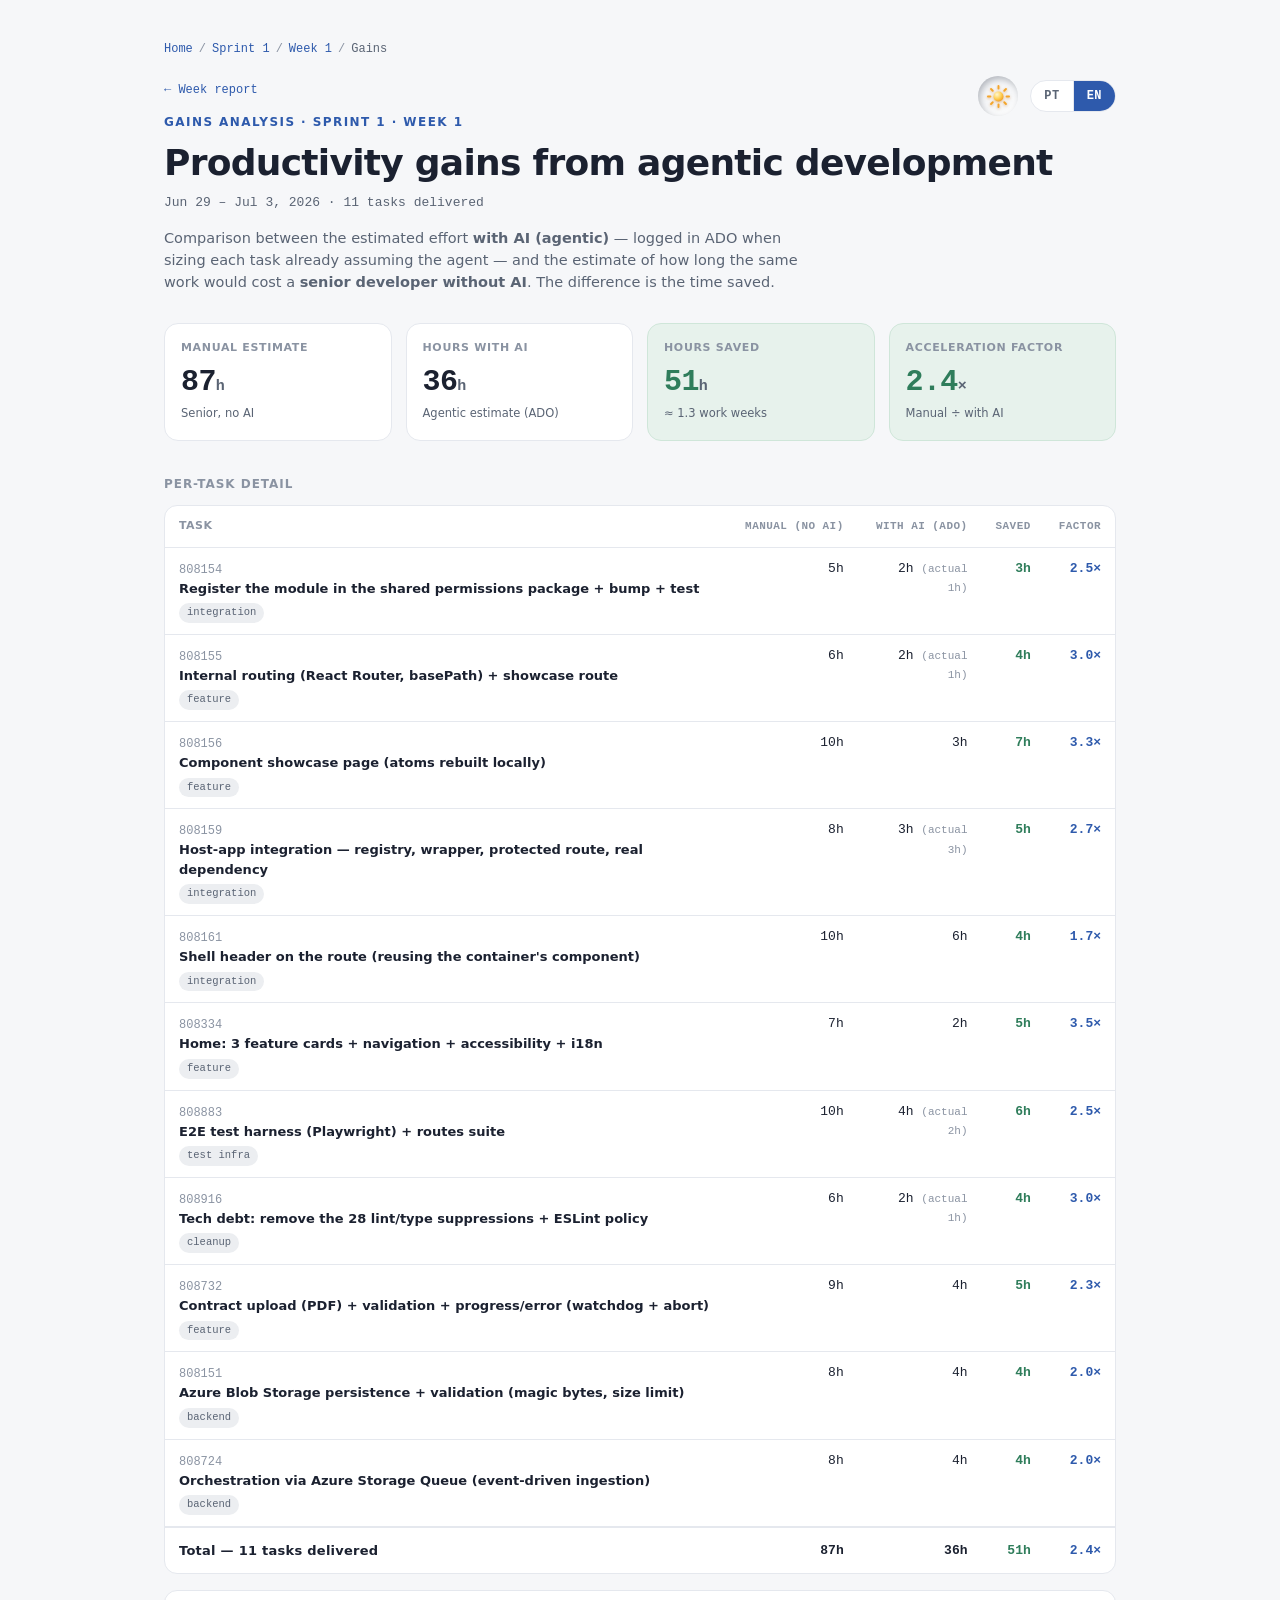
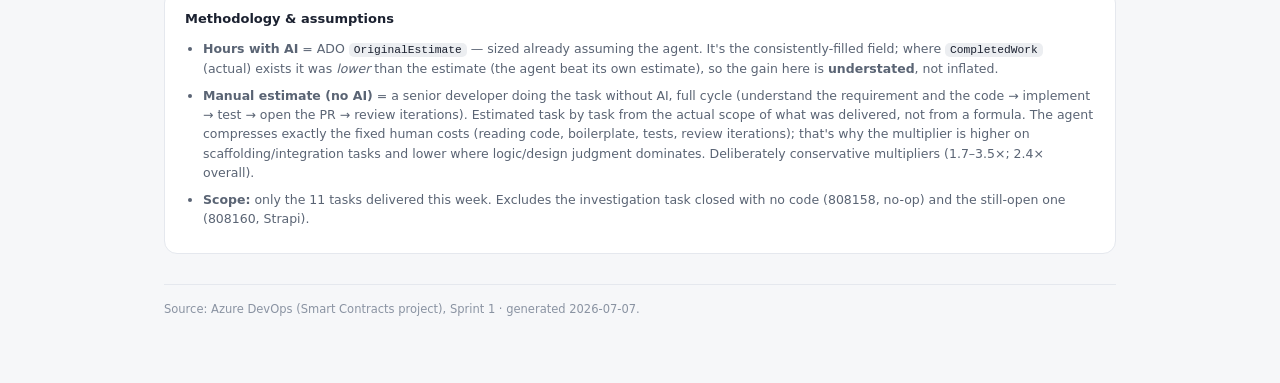
<file: sprint-1/week-1/gains.html>
<!doctype html>
<html lang="en" data-lang="en">
<head>
<meta charset="utf-8">
<meta name="viewport" content="width=device-width, initial-scale=1">
<meta name="robots" content="noindex, nofollow">
<title>Gains Analysis — Week 1</title>
<script>try{if(localStorage.getItem('report-theme')==='dark')document.documentElement.setAttribute('data-theme','dark');}catch(e){}</script>
<link rel="stylesheet" href="../../assets/report.css">
<style>
  * { box-sizing: border-box; }
  body { margin: 0; background: var(--ground); color: var(--ink); font-family: var(--sans); line-height: 1.5; -webkit-font-smoothing: antialiased; }
  .wrap { max-width: 1000px; margin: 0 auto; padding: 40px 24px 72px; }

  /* language toggle */
  [data-lang="en"] .t-pt { display: none; }
  [data-lang="pt"] .t-en { display: none; }

  .crumbs { font-family: var(--mono); font-size: 12px; color: var(--faint); margin-bottom: 18px; display: flex; flex-wrap: wrap; gap: 6px; align-items: center; }
  .crumbs a { color: var(--accent); text-decoration: none; }
  .crumbs a:hover { text-decoration: underline; }
  .crumbs .cur { color: var(--muted); }

  header { position: relative; }
  .hd-main { min-width: 0; }
  .backlink { display: inline-block; font-family: var(--mono); font-size: 12px; color: var(--accent); text-decoration: none; margin-bottom: 14px; }
  .backlink:hover { text-decoration: underline; }
  .eyebrow { font-size: 12px; font-weight: 600; letter-spacing: .12em; text-transform: uppercase; color: var(--accent); margin: 0 0 12px; }
  h1 { font-size: clamp(26px, 4.5vw, 36px); font-weight: 700; letter-spacing: -0.02em; line-height: 1.1; margin: 0; text-wrap: balance; }
  .daterange { font-family: var(--mono); font-size: 13px; color: var(--muted); margin-top: 10px; font-variant-numeric: tabular-nums; }
  .lead { color: var(--muted); font-size: 14.5px; margin: 16px 0 0; max-width: 70ch; }

  .controls { position: absolute; top: 0; right: 0; display: inline-flex; align-items: center; gap: 12px; }
  .controls .langsw { position: static; }
  [data-theme="dark"] tbody tr:hover { background: #1e2635; }
  [data-theme="dark"] .kpi.hl { border-color: #1f3a2b; }
  .langsw { position: absolute; top: 0; right: 0; display: inline-flex; border: 1px solid var(--border); border-radius: 999px; overflow: hidden; background: var(--surface); }
  .langsw .lang { appearance: none; font: inherit; font-family: var(--mono); font-size: 12px; font-weight: 700; letter-spacing: .04em; color: var(--muted); background: transparent; border: 0; padding: 6px 13px; cursor: pointer; transition: background-color .15s ease, color .15s ease; }
  .langsw .lang + .lang { border-left: 1px solid var(--border); }
  .langsw .lang[aria-pressed="true"] { background: var(--accent); color: #fff; }
  .langsw .lang:hover:not([aria-pressed="true"]) { background: var(--hover); }
  .langsw .lang:focus-visible { outline: 2px solid var(--accent); outline-offset: 2px; }
  @media (prefers-reduced-motion: reduce) { .langsw .lang { transition: none; } }

  .kpis { display: grid; grid-template-columns: repeat(4, 1fr); gap: 14px; margin: 30px 0 8px; }
  @media (max-width: 720px) { .kpis { grid-template-columns: repeat(2, 1fr); } }
  .kpi { background: var(--surface); border: 1px solid var(--border); border-radius: 14px; padding: 16px 16px 18px; }
  .kpi .lbl { font-size: 11px; font-weight: 700; letter-spacing: .06em; text-transform: uppercase; color: var(--faint); margin: 0 0 10px; }
  .kpi .val { font-family: var(--mono); font-size: 30px; font-weight: 700; line-height: 1; font-variant-numeric: tabular-nums; letter-spacing: -0.02em; }
  .kpi .val small { font-size: 15px; font-weight: 600; color: var(--muted); }
  .kpi.hl { background: var(--good-soft); border-color: #cfe6d9; }
  .kpi.hl .val { color: var(--good); }
  .kpi .cap { font-size: 11.5px; color: var(--muted); margin: 8px 0 0; }

  .sec-h { font-size: 12px; font-weight: 700; letter-spacing: .08em; text-transform: uppercase; color: var(--faint); margin: 34px 0 12px; }

  .tbl-wrap { overflow-x: auto; border: 1px solid var(--border); border-radius: 13px; background: var(--surface); }
  table { border-collapse: collapse; width: 100%; font-size: 13px; min-width: 720px; }
  thead th { text-align: left; font-size: 11px; font-weight: 700; letter-spacing: .04em; text-transform: uppercase; color: var(--faint);
    padding: 12px 14px; border-bottom: 1px solid var(--border); white-space: nowrap; }
  thead th.num, tbody td.num { text-align: right; font-family: var(--mono); font-variant-numeric: tabular-nums; }
  tbody td { padding: 11px 14px; border-bottom: 1px solid var(--border); vertical-align: top; }
  tbody tr:last-child td { border-bottom: 0; }
  tbody tr:hover { background: #fafbfd; }
  td .id { font-family: var(--mono); font-size: 12px; color: var(--faint); }
  td .task { font-weight: 600; color: var(--ink); }
  td .cat { display: inline-block; font-size: 10.5px; font-family: var(--mono); color: var(--muted); background: var(--neutral-soft); border-radius: 999px; padding: 2px 8px; margin-top: 5px; }
  td.gain { color: var(--good); font-weight: 700; }
  td.mult { color: var(--accent); font-weight: 700; }
  .cw { color: var(--faint); font-size: 11px; }
  tfoot td { padding: 13px 14px; border-top: 2px solid var(--border); font-weight: 700; font-family: var(--mono); font-variant-numeric: tabular-nums; text-align: right; }
  tfoot td.lbl { text-align: left; font-family: var(--sans); letter-spacing: .02em; }
  tfoot td.gain { color: var(--good); } tfoot td.mult { color: var(--accent); }

  .notes { background: var(--surface); border: 1px solid var(--border); border-radius: 13px; padding: 18px 20px; margin-top: 16px; }
  .notes h3 { margin: 0 0 10px; font-size: 13px; font-weight: 700; color: var(--ink); }
  .notes ul { margin: 0; padding-left: 18px; }
  .notes li { font-size: 12.5px; color: var(--muted); margin: 7px 0; line-height: 1.55; }
  .notes code { font-family: var(--mono); font-size: .9em; background: var(--neutral-soft); color: var(--ink); padding: 1px 5px; border-radius: 5px; }

  footer { margin-top: 30px; padding-top: 16px; border-top: 1px solid var(--border); font-size: 11.5px; color: var(--faint); }
</style>
</head>
<body>
<div class="wrap">
  <nav class="crumbs" aria-label="Breadcrumb">
    <a href="../../index.html"><span class="t-pt">Início</span><span class="t-en">Home</span></a>
    <span>/</span>
    <a href="../index.html">Sprint 1</a>
    <span>/</span>
    <a href="index.html"><span class="t-pt">Semana 1</span><span class="t-en">Week 1</span></a>
    <span>/</span>
    <span class="cur"><span class="t-pt">Ganhos</span><span class="t-en">Gains</span></span>
  </nav>
  <header>
    <div class="hd-main">
      <a class="backlink" href="index.html"><span class="t-pt">← Relatório da semana</span><span class="t-en">← Week report</span></a>
      <p class="eyebrow"><span class="t-pt">Análise de ganhos · Sprint 1 · Semana 1</span><span class="t-en">Gains analysis · Sprint 1 · Week 1</span></p>
      <h1><span class="t-pt">Ganhos de produtividade com desenvolvimento agêntico</span><span class="t-en">Productivity gains from agentic development</span></h1>
      <p class="daterange"><span class="t-pt">29 jun – 03 jul 2026 · 11 tasks entregues</span><span class="t-en">Jun 29 – Jul 3, 2026 · 11 tasks delivered</span></p>
      <p class="lead"><span class="t-pt">Comparação entre o esforço estimado <b>com IA (agentic)</b> — registrado no ADO ao dimensionar cada task já contando com o agente — e a estimativa de quanto o mesmo trabalho custaria a um <b>desenvolvedor sênior sem IA</b>. A diferença é o ganho de tempo.</span><span class="t-en">Comparison between the estimated effort <b>with AI (agentic)</b> — logged in ADO when sizing each task already assuming the agent — and the estimate of how long the same work would cost a <b>senior developer without AI</b>. The difference is the time saved.</span></p>
    </div>
    <div class="controls">
      <button type="button" class="theme-toggle" id="themeToggle" aria-label="Toggle dark theme" aria-pressed="false" title="Toggle theme">
        <span class="tt-socket">
          <svg class="tt-icon" viewBox="0 0 24 24" aria-hidden="true">
            <defs>
              <radialGradient id="ttsun" cx="35%" cy="30%" r="75%"><stop offset="0%" stop-color="#fff6cf"/><stop offset="55%" stop-color="#ffd35a"/><stop offset="100%" stop-color="#f39c1f"/></radialGradient>
              <radialGradient id="ttmoon" cx="35%" cy="30%" r="80%"><stop offset="0%" stop-color="#f4f7ff"/><stop offset="60%" stop-color="#cfd8ea"/><stop offset="100%" stop-color="#9fabc4"/></radialGradient>
              <mask id="ttcrescent"><rect x="0" y="0" width="24" height="24" fill="#fff"/><circle cx="17.5" cy="7.5" r="7" fill="#000"/></mask>
            </defs>
            <g class="tt-sun">
              <g class="tt-rays">
                <line x1="12" y1="1" x2="12" y2="3.6"/><line x1="12" y1="20.4" x2="12" y2="23"/>
                <line x1="1" y1="12" x2="3.6" y2="12"/><line x1="20.4" y1="12" x2="23" y2="12"/>
                <line x1="4.2" y1="4.2" x2="6" y2="6"/><line x1="18" y1="18" x2="19.8" y2="19.8"/>
                <line x1="19.8" y1="4.2" x2="18" y2="6"/><line x1="6" y1="18" x2="4.2" y2="19.8"/>
              </g>
              <circle cx="12" cy="12" r="5.2" fill="url(#ttsun)"/>
            </g>
            <g class="tt-moon">
              <circle cx="12" cy="12" r="6.6" fill="url(#ttmoon)" mask="url(#ttcrescent)"/>
              <circle class="crater" cx="10" cy="10" r="1.1"/><circle class="crater" cx="8.6" cy="14" r="0.8"/><circle class="crater" cx="12.6" cy="14.4" r="1.4"/>
            </g>
          </svg>
        </span>
      </button>
      <div class="langsw" role="group" aria-label="Language / Idioma">
        <button type="button" class="lang" data-lang-set="pt" aria-pressed="false">PT</button>
        <button type="button" class="lang" data-lang-set="en" aria-pressed="true">EN</button>
      </div>
    </div>
  </header>

  <div class="kpis">
    <div class="kpi">
      <p class="lbl"><span class="t-pt">Estimativa manual</span><span class="t-en">Manual estimate</span></p>
      <div class="val">87<small>h</small></div>
      <p class="cap"><span class="t-pt">Sênior, sem IA</span><span class="t-en">Senior, no AI</span></p>
    </div>
    <div class="kpi">
      <p class="lbl"><span class="t-pt">Horas com IA</span><span class="t-en">Hours with AI</span></p>
      <div class="val">36<small>h</small></div>
      <p class="cap"><span class="t-pt">Estimativa agentic (ADO)</span><span class="t-en">Agentic estimate (ADO)</span></p>
    </div>
    <div class="kpi hl">
      <p class="lbl"><span class="t-pt">Horas economizadas</span><span class="t-en">Hours saved</span></p>
      <div class="val">51<small>h</small></div>
      <p class="cap"><span class="t-pt">≈ 1,3 semana de trabalho</span><span class="t-en">≈ 1.3 work weeks</span></p>
    </div>
    <div class="kpi hl">
      <p class="lbl"><span class="t-pt">Fator de aceleração</span><span class="t-en">Acceleration factor</span></p>
      <div class="val"><span class="t-pt">2,4</span><span class="t-en">2.4</span><small>×</small></div>
      <p class="cap"><span class="t-pt">Manual ÷ com IA</span><span class="t-en">Manual ÷ with AI</span></p>
    </div>
  </div>

  <p class="sec-h"><span class="t-pt">Detalhe por task</span><span class="t-en">Per-task detail</span></p>
  <div class="tbl-wrap">
    <table>
      <thead>
        <tr>
          <th>Task</th>
          <th class="num"><span class="t-pt">Manual (sem IA)</span><span class="t-en">Manual (no AI)</span></th>
          <th class="num"><span class="t-pt">Com IA (ADO)</span><span class="t-en">With AI (ADO)</span></th>
          <th class="num"><span class="t-pt">Economia</span><span class="t-en">Saved</span></th>
          <th class="num"><span class="t-pt">Fator</span><span class="t-en">Factor</span></th>
        </tr>
      </thead>
      <tbody>
        <tr>
          <td><span class="id">808154</span><br><span class="task"><span class="t-pt">Registro do módulo no pacote de permissões compartilhado + bump + teste</span><span class="t-en">Register the module in the shared permissions package + bump + test</span></span><br><span class="cat"><span class="t-pt">integração</span><span class="t-en">integration</span></span></td>
          <td class="num">5h</td><td class="num">2h <span class="cw"><span class="t-pt">(real 1h)</span><span class="t-en">(actual 1h)</span></span></td><td class="num gain">3h</td><td class="num mult"><span class="t-pt">2,5×</span><span class="t-en">2.5×</span></td>
        </tr>
        <tr>
          <td><span class="id">808155</span><br><span class="task"><span class="t-pt">Roteamento interno (React Router, basePath) + rota de showcase</span><span class="t-en">Internal routing (React Router, basePath) + showcase route</span></span><br><span class="cat"><span class="t-pt">feature</span><span class="t-en">feature</span></span></td>
          <td class="num">6h</td><td class="num">2h <span class="cw"><span class="t-pt">(real 1h)</span><span class="t-en">(actual 1h)</span></span></td><td class="num gain">4h</td><td class="num mult"><span class="t-pt">3,0×</span><span class="t-en">3.0×</span></td>
        </tr>
        <tr>
          <td><span class="id">808156</span><br><span class="task"><span class="t-pt">Página de showcase de componentes (átomos reconstruídos localmente)</span><span class="t-en">Component showcase page (atoms rebuilt locally)</span></span><br><span class="cat"><span class="t-pt">feature</span><span class="t-en">feature</span></span></td>
          <td class="num">10h</td><td class="num">3h</td><td class="num gain">7h</td><td class="num mult"><span class="t-pt">3,3×</span><span class="t-en">3.3×</span></td>
        </tr>
        <tr>
          <td><span class="id">808159</span><br><span class="task"><span class="t-pt">Integração no app host — registry, wrapper, rota protegida, dependência real</span><span class="t-en">Host-app integration — registry, wrapper, protected route, real dependency</span></span><br><span class="cat"><span class="t-pt">integração</span><span class="t-en">integration</span></span></td>
          <td class="num">8h</td><td class="num">3h <span class="cw"><span class="t-pt">(real 3h)</span><span class="t-en">(actual 3h)</span></span></td><td class="num gain">5h</td><td class="num mult"><span class="t-pt">2,7×</span><span class="t-en">2.7×</span></td>
        </tr>
        <tr>
          <td><span class="id">808161</span><br><span class="task"><span class="t-pt">Header do shell na rota (reutilizando o componente do container)</span><span class="t-en">Shell header on the route (reusing the container's component)</span></span><br><span class="cat"><span class="t-pt">integração</span><span class="t-en">integration</span></span></td>
          <td class="num">10h</td><td class="num">6h</td><td class="num gain">4h</td><td class="num mult"><span class="t-pt">1,7×</span><span class="t-en">1.7×</span></td>
        </tr>
        <tr>
          <td><span class="id">808334</span><br><span class="task"><span class="t-pt">Home: 3 cards de feature + navegação + acessibilidade + i18n</span><span class="t-en">Home: 3 feature cards + navigation + accessibility + i18n</span></span><br><span class="cat"><span class="t-pt">feature</span><span class="t-en">feature</span></span></td>
          <td class="num">7h</td><td class="num">2h</td><td class="num gain">5h</td><td class="num mult"><span class="t-pt">3,5×</span><span class="t-en">3.5×</span></td>
        </tr>
        <tr>
          <td><span class="id">808883</span><br><span class="task"><span class="t-pt">Harness de testes E2E (Playwright) + suíte de rotas</span><span class="t-en">E2E test harness (Playwright) + routes suite</span></span><br><span class="cat"><span class="t-pt">infra de testes</span><span class="t-en">test infra</span></span></td>
          <td class="num">10h</td><td class="num">4h <span class="cw"><span class="t-pt">(real 2h)</span><span class="t-en">(actual 2h)</span></span></td><td class="num gain">6h</td><td class="num mult"><span class="t-pt">2,5×</span><span class="t-en">2.5×</span></td>
        </tr>
        <tr>
          <td><span class="id">808916</span><br><span class="task"><span class="t-pt">Tech debt: remoção das 28 supressões de lint/type + política de ESLint</span><span class="t-en">Tech debt: remove the 28 lint/type suppressions + ESLint policy</span></span><br><span class="cat"><span class="t-pt">limpeza</span><span class="t-en">cleanup</span></span></td>
          <td class="num">6h</td><td class="num">2h <span class="cw"><span class="t-pt">(real 1h)</span><span class="t-en">(actual 1h)</span></span></td><td class="num gain">4h</td><td class="num mult"><span class="t-pt">3,0×</span><span class="t-en">3.0×</span></td>
        </tr>
        <tr>
          <td><span class="id">808732</span><br><span class="task"><span class="t-pt">Upload de contrato (PDF) + validação + progresso/erro (watchdog + abort)</span><span class="t-en">Contract upload (PDF) + validation + progress/error (watchdog + abort)</span></span><br><span class="cat"><span class="t-pt">feature</span><span class="t-en">feature</span></span></td>
          <td class="num">9h</td><td class="num">4h</td><td class="num gain">5h</td><td class="num mult"><span class="t-pt">2,3×</span><span class="t-en">2.3×</span></td>
        </tr>
        <tr>
          <td><span class="id">808151</span><br><span class="task"><span class="t-pt">Persistência em Azure Blob Storage + validação (magic bytes, limite de tamanho)</span><span class="t-en">Azure Blob Storage persistence + validation (magic bytes, size limit)</span></span><br><span class="cat"><span class="t-pt">backend</span><span class="t-en">backend</span></span></td>
          <td class="num">8h</td><td class="num">4h</td><td class="num gain">4h</td><td class="num mult"><span class="t-pt">2,0×</span><span class="t-en">2.0×</span></td>
        </tr>
        <tr>
          <td><span class="id">808724</span><br><span class="task"><span class="t-pt">Orquestração via Azure Storage Queue (ingestão event-driven)</span><span class="t-en">Orchestration via Azure Storage Queue (event-driven ingestion)</span></span><br><span class="cat"><span class="t-pt">backend</span><span class="t-en">backend</span></span></td>
          <td class="num">8h</td><td class="num">4h</td><td class="num gain">4h</td><td class="num mult"><span class="t-pt">2,0×</span><span class="t-en">2.0×</span></td>
        </tr>
      </tbody>
      <tfoot>
        <tr>
          <td class="lbl"><span class="t-pt">Total — 11 tasks entregues</span><span class="t-en">Total — 11 tasks delivered</span></td>
          <td class="num">87h</td>
          <td class="num">36h</td>
          <td class="num gain">51h</td>
          <td class="num mult"><span class="t-pt">2,4×</span><span class="t-en">2.4×</span></td>
        </tr>
      </tfoot>
    </table>
  </div>

  <div class="notes">
    <h3><span class="t-pt">Metodologia e premissas</span><span class="t-en">Methodology &amp; assumptions</span></h3>
    <ul>
      <li><span class="t-pt"><b>Horas com IA</b> = <code>OriginalEstimate</code> do ADO — dimensionado já contando com o agente. É o campo preenchido de forma consistente; onde há <code>CompletedWork</code> (real), o valor foi <i>menor</i> que a estimativa (o agente superou a própria estimativa), então o ganho aqui está <b>subestimado</b>, não inflado.</span><span class="t-en"><b>Hours with AI</b> = ADO <code>OriginalEstimate</code> — sized already assuming the agent. It's the consistently-filled field; where <code>CompletedWork</code> (actual) exists it was <i>lower</i> than the estimate (the agent beat its own estimate), so the gain here is <b>understated</b>, not inflated.</span></li>
      <li><span class="t-pt"><b>Estimativa manual (sem IA)</b> = tempo de um desenvolvedor sênior fazendo a task sem IA, ciclo completo (entender o requisito e o código → implementar → testar → abrir PR → ciclos de review). Estimada task a task a partir do escopo real do que foi entregue, não de uma fórmula. O agente comprime justamente os custos fixos humanos (leitura de código, boilerplate, testes, iterações de review); por isso o multiplicador é maior em tasks de scaffolding/integração e menor onde a lógica/decisão de design domina. Multiplicadores deliberadamente conservadores (1,7–3,5×; 2,4× no total).</span><span class="t-en"><b>Manual estimate (no AI)</b> = a senior developer doing the task without AI, full cycle (understand the requirement and the code → implement → test → open the PR → review iterations). Estimated task by task from the actual scope of what was delivered, not from a formula. The agent compresses exactly the fixed human costs (reading code, boilerplate, tests, review iterations); that's why the multiplier is higher on scaffolding/integration tasks and lower where logic/design judgment dominates. Deliberately conservative multipliers (1.7–3.5×; 2.4× overall).</span></li>
      <li><span class="t-pt"><b>Escopo:</b> apenas as 11 tasks entregues na semana. Excluídas a task de investigação fechada sem código (808158, no-op) e a ainda em aberto (808160, Strapi).</span><span class="t-en"><b>Scope:</b> only the 11 tasks delivered this week. Excludes the investigation task closed with no code (808158, no-op) and the still-open one (808160, Strapi).</span></li>
    </ul>
  </div>

  <footer><span class="t-pt">Fonte: Azure DevOps (projeto Smart Contracts), Sprint 1 · gerado 2026-07-07.</span><span class="t-en">Source: Azure DevOps (Smart Contracts project), Sprint 1 · generated 2026-07-07.</span></footer>
</div>

<script src="../../assets/report.js"></script>
<script>
  // Language switcher (PT/EN) — inline dual-text toggled via [data-lang]; patches attrs CSS can't reach.
  // Default to English on first visit, then remember the choice (shared key with the sprint report).
  (function () {
    var root = document.documentElement;
    var KEY = 'report-lang';
    var STR = {
      en: { htmllang: 'en',    title: 'Gains Analysis — Week 1' },
      pt: { htmllang: 'pt-BR', title: 'Análise de Ganhos — Semana 1' }
    };
    var btns = Array.prototype.slice.call(document.querySelectorAll('.lang'));
    function setLang(lang) {
      if (lang !== 'pt' && lang !== 'en') lang = 'en';
      var s = STR[lang];
      root.setAttribute('data-lang', lang);
      root.setAttribute('lang', s.htmllang);
      document.title = s.title;
      btns.forEach(function (b) { b.setAttribute('aria-pressed', b.getAttribute('data-lang-set') === lang ? 'true' : 'false'); });
      try { localStorage.setItem(KEY, lang); } catch (e) {}
    }
    var saved = null;
    try { saved = localStorage.getItem(KEY); } catch (e) {}
    setLang(saved === 'pt' || saved === 'en' ? saved : 'en');
    btns.forEach(function (b) {
      b.addEventListener('click', function () { setLang(b.getAttribute('data-lang-set')); });
    });
  })();
</script>
</body>
</html>
</file>
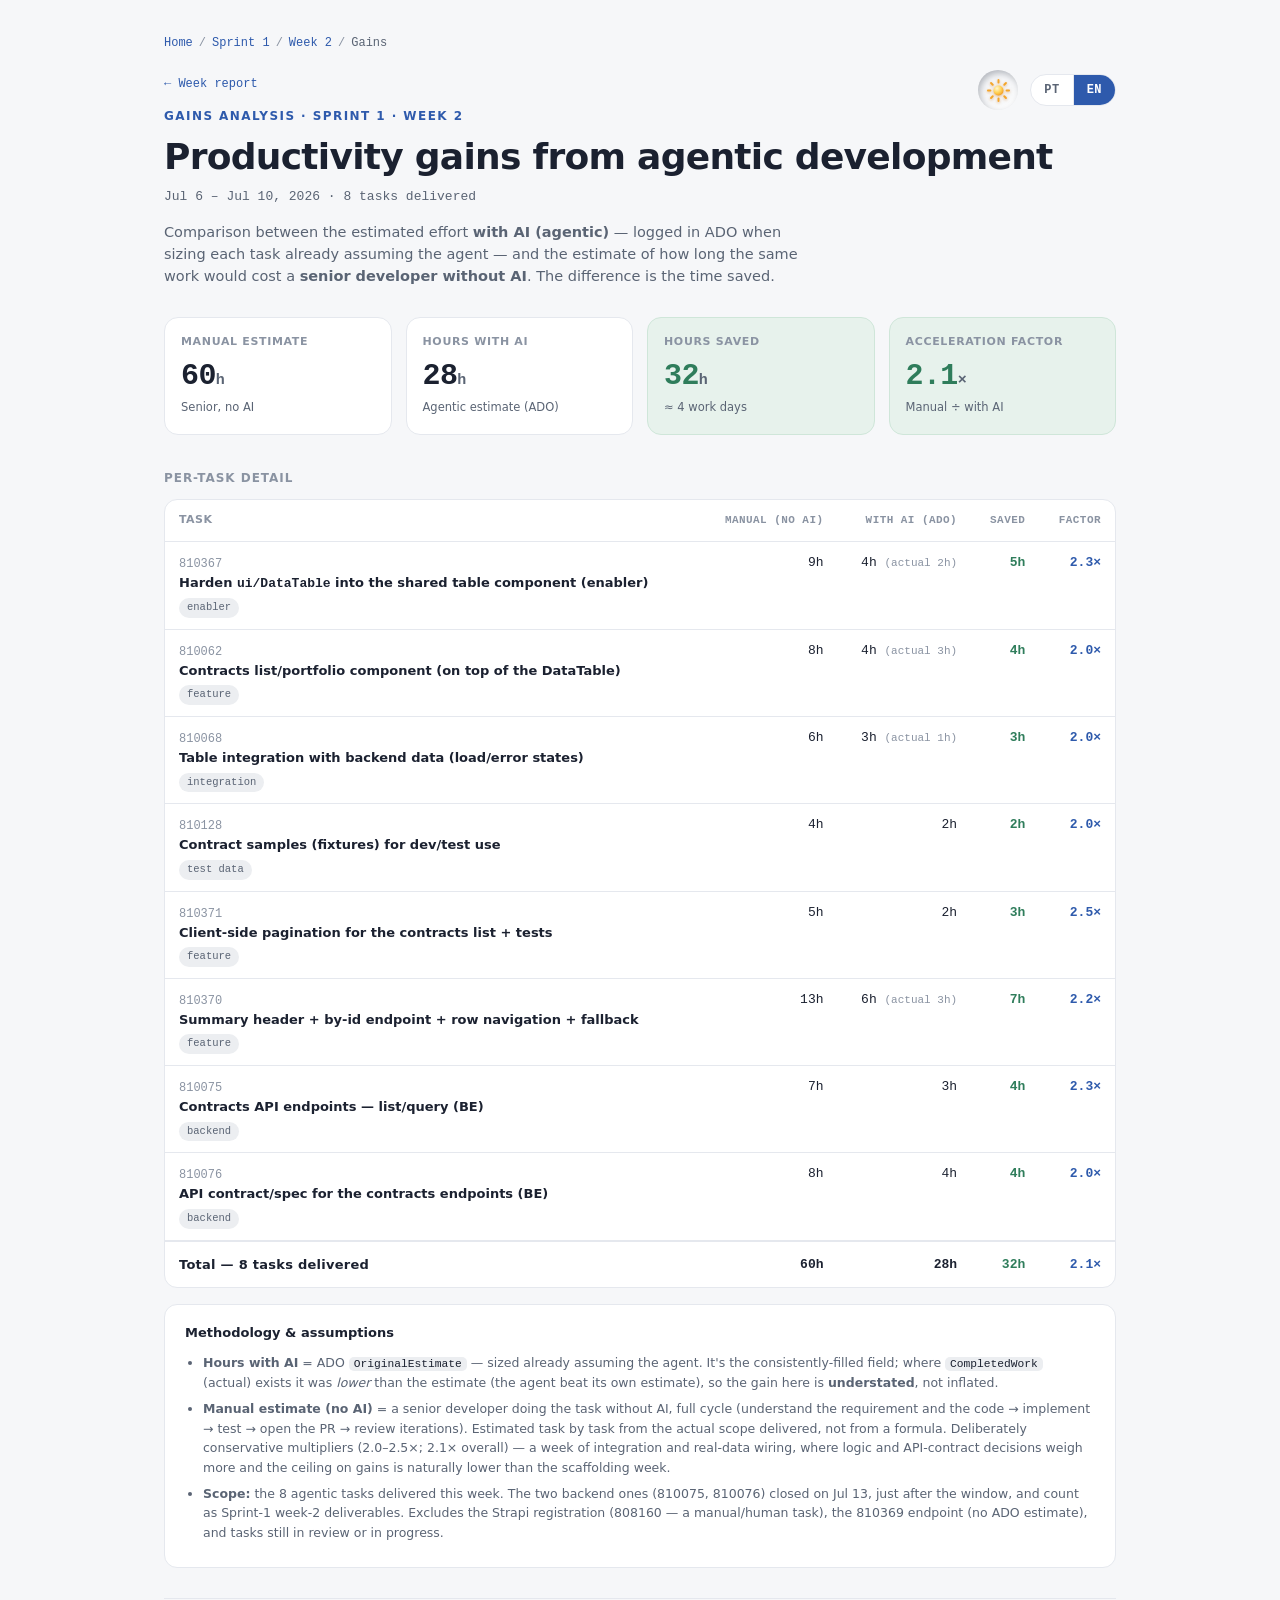
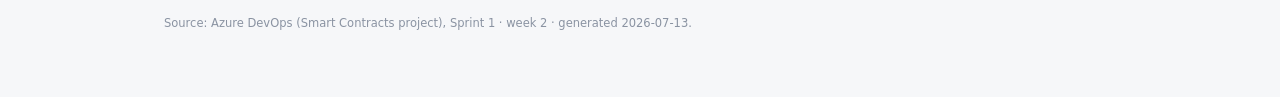
<file: sprint-1/week-2/gains.html>
<!doctype html>
<html lang="en" data-lang="en">
<head>
<meta charset="utf-8">
<meta name="viewport" content="width=device-width, initial-scale=1">
<meta name="robots" content="noindex, nofollow">
<title>Gains Analysis — Week 2</title>
<script>try{if(localStorage.getItem('report-theme')==='dark')document.documentElement.setAttribute('data-theme','dark');}catch(e){}</script>
<link rel="stylesheet" href="../../assets/report.css">
<style>
  * { box-sizing: border-box; }
  body { margin: 0; background: var(--ground); color: var(--ink); font-family: var(--sans); line-height: 1.5; -webkit-font-smoothing: antialiased; }
  .wrap { max-width: 1000px; margin: 0 auto; padding: 34px 24px 72px; }

  [data-lang="en"] .t-pt { display: none; }
  [data-lang="pt"] .t-en { display: none; }

  .crumbs { font-family: var(--mono); font-size: 12px; color: var(--faint); margin-bottom: 18px; display: flex; flex-wrap: wrap; gap: 6px; align-items: center; }
  .crumbs a { color: var(--accent); text-decoration: none; }
  .crumbs a:hover { text-decoration: underline; }
  .crumbs .cur { color: var(--muted); }

  header { position: relative; }
  .hd-main { min-width: 0; }
  .backlink { display: inline-block; font-family: var(--mono); font-size: 12px; color: var(--accent); text-decoration: none; margin-bottom: 14px; }
  .backlink:hover { text-decoration: underline; }
  .eyebrow { font-size: 12px; font-weight: 600; letter-spacing: .12em; text-transform: uppercase; color: var(--accent); margin: 0 0 12px; }
  h1 { font-size: clamp(26px, 4.5vw, 36px); font-weight: 700; letter-spacing: -0.02em; line-height: 1.1; margin: 0; text-wrap: balance; }
  .daterange { font-family: var(--mono); font-size: 13px; color: var(--muted); margin-top: 10px; font-variant-numeric: tabular-nums; }
  .lead { color: var(--muted); font-size: 14.5px; margin: 16px 0 0; max-width: 70ch; }

  .controls { position: absolute; top: 0; right: 0; display: inline-flex; align-items: center; gap: 12px; }
  .controls .langsw { position: static; }
  [data-theme="dark"] tbody tr:hover { background: #1e2635; }
  [data-theme="dark"] .kpi.hl { border-color: #1f3a2b; }
  .langsw { position: absolute; top: 0; right: 0; display: inline-flex; border: 1px solid var(--border); border-radius: 999px; overflow: hidden; background: var(--surface); }
  .langsw .lang { appearance: none; font: inherit; font-family: var(--mono); font-size: 12px; font-weight: 700; letter-spacing: .04em; color: var(--muted); background: transparent; border: 0; padding: 6px 13px; cursor: pointer; transition: background-color .15s ease, color .15s ease; }
  .langsw .lang + .lang { border-left: 1px solid var(--border); }
  .langsw .lang[aria-pressed="true"] { background: var(--accent); color: #fff; }
  .langsw .lang:hover:not([aria-pressed="true"]) { background: var(--hover); }
  .langsw .lang:focus-visible { outline: 2px solid var(--accent); outline-offset: 2px; }
  @media (prefers-reduced-motion: reduce) { .langsw .lang { transition: none; } }

  .kpis { display: grid; grid-template-columns: repeat(4, 1fr); gap: 14px; margin: 30px 0 8px; }
  @media (max-width: 720px) { .kpis { grid-template-columns: repeat(2, 1fr); } }
  .kpi { background: var(--surface); border: 1px solid var(--border); border-radius: 14px; padding: 16px 16px 18px; }
  .kpi .lbl { font-size: 11px; font-weight: 700; letter-spacing: .06em; text-transform: uppercase; color: var(--faint); margin: 0 0 10px; }
  .kpi .val { font-family: var(--mono); font-size: 30px; font-weight: 700; line-height: 1; font-variant-numeric: tabular-nums; letter-spacing: -0.02em; }
  .kpi .val small { font-size: 15px; font-weight: 600; color: var(--muted); }
  .kpi.hl { background: var(--good-soft); border-color: #cfe6d9; }
  .kpi.hl .val { color: var(--good); }
  .kpi .cap { font-size: 11.5px; color: var(--muted); margin: 8px 0 0; }

  .sec-h { font-size: 12px; font-weight: 700; letter-spacing: .08em; text-transform: uppercase; color: var(--faint); margin: 34px 0 12px; }

  .tbl-wrap { overflow-x: auto; border: 1px solid var(--border); border-radius: 13px; background: var(--surface); }
  table { border-collapse: collapse; width: 100%; font-size: 13px; min-width: 720px; }
  thead th { text-align: left; font-size: 11px; font-weight: 700; letter-spacing: .04em; text-transform: uppercase; color: var(--faint);
    padding: 12px 14px; border-bottom: 1px solid var(--border); white-space: nowrap; }
  thead th.num, tbody td.num { text-align: right; font-family: var(--mono); font-variant-numeric: tabular-nums; }
  tbody td { padding: 11px 14px; border-bottom: 1px solid var(--border); vertical-align: top; }
  tbody tr:last-child td { border-bottom: 0; }
  tbody tr:hover { background: #fafbfd; }
  td .id { font-family: var(--mono); font-size: 12px; color: var(--faint); }
  td .task { font-weight: 600; color: var(--ink); }
  td .cat { display: inline-block; font-size: 10.5px; font-family: var(--mono); color: var(--muted); background: var(--neutral-soft); border-radius: 999px; padding: 2px 8px; margin-top: 5px; }
  td.gain { color: var(--good); font-weight: 700; }
  td.mult { color: var(--accent); font-weight: 700; }
  .cw { color: var(--faint); font-size: 11px; }
  tfoot td { padding: 13px 14px; border-top: 2px solid var(--border); font-weight: 700; font-family: var(--mono); font-variant-numeric: tabular-nums; text-align: right; }
  tfoot td.lbl { text-align: left; font-family: var(--sans); letter-spacing: .02em; }
  tfoot td.gain { color: var(--good); } tfoot td.mult { color: var(--accent); }

  .notes { background: var(--surface); border: 1px solid var(--border); border-radius: 13px; padding: 18px 20px; margin-top: 16px; }
  .notes h3 { margin: 0 0 10px; font-size: 13px; font-weight: 700; color: var(--ink); }
  .notes ul { margin: 0; padding-left: 18px; }
  .notes li { font-size: 12.5px; color: var(--muted); margin: 7px 0; line-height: 1.55; }
  .notes code { font-family: var(--mono); font-size: .9em; background: var(--neutral-soft); color: var(--ink); padding: 1px 5px; border-radius: 5px; }

  footer { margin-top: 30px; padding-top: 16px; border-top: 1px solid var(--border); font-size: 11.5px; color: var(--faint); }
</style>
</head>
<body>
<div class="wrap">
  <nav class="crumbs" aria-label="Breadcrumb">
    <a href="../../index.html"><span class="t-pt">Início</span><span class="t-en">Home</span></a>
    <span>/</span>
    <a href="../index.html">Sprint 1</a>
    <span>/</span>
    <a href="index.html"><span class="t-pt">Semana 2</span><span class="t-en">Week 2</span></a>
    <span>/</span>
    <span class="cur"><span class="t-pt">Ganhos</span><span class="t-en">Gains</span></span>
  </nav>
  <header>
    <div class="hd-main">
      <a class="backlink" href="index.html"><span class="t-pt">← Relatório da semana</span><span class="t-en">← Week report</span></a>
      <p class="eyebrow"><span class="t-pt">Análise de ganhos · Sprint 1 · Semana 2</span><span class="t-en">Gains analysis · Sprint 1 · Week 2</span></p>
      <h1><span class="t-pt">Ganhos de produtividade com desenvolvimento agêntico</span><span class="t-en">Productivity gains from agentic development</span></h1>
      <p class="daterange"><span class="t-pt">06 jul – 10 jul 2026 · 8 tasks entregues</span><span class="t-en">Jul 6 – Jul 10, 2026 · 8 tasks delivered</span></p>
      <p class="lead"><span class="t-pt">Comparação entre o esforço estimado <b>com IA (agentic)</b> — registrado no ADO ao dimensionar cada task já contando com o agente — e a estimativa de quanto o mesmo trabalho custaria a um <b>desenvolvedor sênior sem IA</b>. A diferença é o ganho de tempo.</span><span class="t-en">Comparison between the estimated effort <b>with AI (agentic)</b> — logged in ADO when sizing each task already assuming the agent — and the estimate of how long the same work would cost a <b>senior developer without AI</b>. The difference is the time saved.</span></p>
    </div>
    <div class="controls">
      <button type="button" class="theme-toggle" id="themeToggle" aria-label="Toggle dark theme" aria-pressed="false" title="Toggle theme">
        <span class="tt-socket">
          <svg class="tt-icon" viewBox="0 0 24 24" aria-hidden="true">
            <defs>
              <radialGradient id="ttsun" cx="35%" cy="30%" r="75%"><stop offset="0%" stop-color="#fff6cf"/><stop offset="55%" stop-color="#ffd35a"/><stop offset="100%" stop-color="#f39c1f"/></radialGradient>
              <radialGradient id="ttmoon" cx="35%" cy="30%" r="80%"><stop offset="0%" stop-color="#f4f7ff"/><stop offset="60%" stop-color="#cfd8ea"/><stop offset="100%" stop-color="#9fabc4"/></radialGradient>
              <mask id="ttcrescent"><rect x="0" y="0" width="24" height="24" fill="#fff"/><circle cx="17.5" cy="7.5" r="7" fill="#000"/></mask>
            </defs>
            <g class="tt-sun">
              <g class="tt-rays">
                <line x1="12" y1="1" x2="12" y2="3.6"/><line x1="12" y1="20.4" x2="12" y2="23"/>
                <line x1="1" y1="12" x2="3.6" y2="12"/><line x1="20.4" y1="12" x2="23" y2="12"/>
                <line x1="4.2" y1="4.2" x2="6" y2="6"/><line x1="18" y1="18" x2="19.8" y2="19.8"/>
                <line x1="19.8" y1="4.2" x2="18" y2="6"/><line x1="6" y1="18" x2="4.2" y2="19.8"/>
              </g>
              <circle cx="12" cy="12" r="5.2" fill="url(#ttsun)"/>
            </g>
            <g class="tt-moon">
              <circle cx="12" cy="12" r="6.6" fill="url(#ttmoon)" mask="url(#ttcrescent)"/>
              <circle class="crater" cx="10" cy="10" r="1.1"/><circle class="crater" cx="8.6" cy="14" r="0.8"/><circle class="crater" cx="12.6" cy="14.4" r="1.4"/>
            </g>
          </svg>
        </span>
      </button>
      <div class="langsw" role="group" aria-label="Language / Idioma">
        <button type="button" class="lang" data-lang-set="pt" aria-pressed="false">PT</button>
        <button type="button" class="lang" data-lang-set="en" aria-pressed="true">EN</button>
      </div>
    </div>
  </header>

  <div class="kpis">
    <div class="kpi">
      <p class="lbl"><span class="t-pt">Estimativa manual</span><span class="t-en">Manual estimate</span></p>
      <div class="val">60<small>h</small></div>
      <p class="cap"><span class="t-pt">Sênior, sem IA</span><span class="t-en">Senior, no AI</span></p>
    </div>
    <div class="kpi">
      <p class="lbl"><span class="t-pt">Horas com IA</span><span class="t-en">Hours with AI</span></p>
      <div class="val">28<small>h</small></div>
      <p class="cap"><span class="t-pt">Estimativa agentic (ADO)</span><span class="t-en">Agentic estimate (ADO)</span></p>
    </div>
    <div class="kpi hl">
      <p class="lbl"><span class="t-pt">Horas economizadas</span><span class="t-en">Hours saved</span></p>
      <div class="val">32<small>h</small></div>
      <p class="cap"><span class="t-pt">≈ 4 dias de trabalho</span><span class="t-en">≈ 4 work days</span></p>
    </div>
    <div class="kpi hl">
      <p class="lbl"><span class="t-pt">Fator de aceleração</span><span class="t-en">Acceleration factor</span></p>
      <div class="val"><span class="t-pt">2,1</span><span class="t-en">2.1</span><small>×</small></div>
      <p class="cap"><span class="t-pt">Manual ÷ com IA</span><span class="t-en">Manual ÷ with AI</span></p>
    </div>
  </div>

  <p class="sec-h"><span class="t-pt">Detalhe por task</span><span class="t-en">Per-task detail</span></p>
  <div class="tbl-wrap">
    <table>
      <thead>
        <tr>
          <th>Task</th>
          <th class="num"><span class="t-pt">Manual (sem IA)</span><span class="t-en">Manual (no AI)</span></th>
          <th class="num"><span class="t-pt">Com IA (ADO)</span><span class="t-en">With AI (ADO)</span></th>
          <th class="num"><span class="t-pt">Economia</span><span class="t-en">Saved</span></th>
          <th class="num"><span class="t-pt">Fator</span><span class="t-en">Factor</span></th>
        </tr>
      </thead>
      <tbody>
        <tr>
          <td><span class="id">810367</span><br><span class="task"><span class="t-pt">Endurecer o <code>ui/DataTable</code> como componente de tabela compartilhado (enabler)</span><span class="t-en">Harden <code>ui/DataTable</code> into the shared table component (enabler)</span></span><br><span class="cat">enabler</span></td>
          <td class="num">9h</td><td class="num">4h <span class="cw"><span class="t-pt">(real 2h)</span><span class="t-en">(actual 2h)</span></span></td><td class="num gain">5h</td><td class="num mult"><span class="t-pt">2,3×</span><span class="t-en">2.3×</span></td>
        </tr>
        <tr>
          <td><span class="id">810062</span><br><span class="task"><span class="t-pt">Componente da lista/portfólio de contratos (sobre o DataTable)</span><span class="t-en">Contracts list/portfolio component (on top of the DataTable)</span></span><br><span class="cat">feature</span></td>
          <td class="num">8h</td><td class="num">4h <span class="cw"><span class="t-pt">(real 3h)</span><span class="t-en">(actual 3h)</span></span></td><td class="num gain">4h</td><td class="num mult"><span class="t-pt">2,0×</span><span class="t-en">2.0×</span></td>
        </tr>
        <tr>
          <td><span class="id">810068</span><br><span class="task"><span class="t-pt">Integração da tabela com dados do backend (estados de load/erro)</span><span class="t-en">Table integration with backend data (load/error states)</span></span><br><span class="cat"><span class="t-pt">integração</span><span class="t-en">integration</span></span></td>
          <td class="num">6h</td><td class="num">3h <span class="cw"><span class="t-pt">(real 1h)</span><span class="t-en">(actual 1h)</span></span></td><td class="num gain">3h</td><td class="num mult"><span class="t-pt">2,0×</span><span class="t-en">2.0×</span></td>
        </tr>
        <tr>
          <td><span class="id">810128</span><br><span class="task"><span class="t-pt">Amostras de contratos (fixtures) para uso em dev/teste</span><span class="t-en">Contract samples (fixtures) for dev/test use</span></span><br><span class="cat"><span class="t-pt">dados de teste</span><span class="t-en">test data</span></span></td>
          <td class="num">4h</td><td class="num">2h</td><td class="num gain">2h</td><td class="num mult"><span class="t-pt">2,0×</span><span class="t-en">2.0×</span></td>
        </tr>
        <tr>
          <td><span class="id">810371</span><br><span class="task"><span class="t-pt">Paginação client-side da lista de contratos + testes</span><span class="t-en">Client-side pagination for the contracts list + tests</span></span><br><span class="cat">feature</span></td>
          <td class="num">5h</td><td class="num">2h</td><td class="num gain">3h</td><td class="num mult"><span class="t-pt">2,5×</span><span class="t-en">2.5×</span></td>
        </tr>
        <tr>
          <td><span class="id">810370</span><br><span class="task"><span class="t-pt">Cabeçalho de resumo + endpoint por id + navegação por linha + fallback</span><span class="t-en">Summary header + by-id endpoint + row navigation + fallback</span></span><br><span class="cat">feature</span></td>
          <td class="num">13h</td><td class="num">6h <span class="cw"><span class="t-pt">(real 3h)</span><span class="t-en">(actual 3h)</span></span></td><td class="num gain">7h</td><td class="num mult"><span class="t-pt">2,2×</span><span class="t-en">2.2×</span></td>
        </tr>
        <tr>
          <td><span class="id">810075</span><br><span class="task"><span class="t-pt">Endpoints da API de contratos — listagem/consulta (BE)</span><span class="t-en">Contracts API endpoints — list/query (BE)</span></span><br><span class="cat">backend</span></td>
          <td class="num">7h</td><td class="num">3h</td><td class="num gain">4h</td><td class="num mult"><span class="t-pt">2,3×</span><span class="t-en">2.3×</span></td>
        </tr>
        <tr>
          <td><span class="id">810076</span><br><span class="task"><span class="t-pt">Contrato/spec da API dos endpoints de contratos (BE)</span><span class="t-en">API contract/spec for the contracts endpoints (BE)</span></span><br><span class="cat">backend</span></td>
          <td class="num">8h</td><td class="num">4h</td><td class="num gain">4h</td><td class="num mult"><span class="t-pt">2,0×</span><span class="t-en">2.0×</span></td>
        </tr>
      </tbody>
      <tfoot>
        <tr>
          <td class="lbl"><span class="t-pt">Total — 8 tasks entregues</span><span class="t-en">Total — 8 tasks delivered</span></td>
          <td class="num">60h</td>
          <td class="num">28h</td>
          <td class="num gain">32h</td>
          <td class="num mult"><span class="t-pt">2,1×</span><span class="t-en">2.1×</span></td>
        </tr>
      </tfoot>
    </table>
  </div>

  <div class="notes">
    <h3><span class="t-pt">Metodologia e premissas</span><span class="t-en">Methodology &amp; assumptions</span></h3>
    <ul>
      <li><span class="t-pt"><b>Horas com IA</b> = <code>OriginalEstimate</code> do ADO — dimensionado já contando com o agente. É o campo preenchido de forma consistente; onde há <code>CompletedWork</code> (real), o valor foi <i>menor</i> que a estimativa (o agente superou a própria estimativa), então o ganho aqui está <b>subestimado</b>, não inflado.</span><span class="t-en"><b>Hours with AI</b> = ADO <code>OriginalEstimate</code> — sized already assuming the agent. It's the consistently-filled field; where <code>CompletedWork</code> (actual) exists it was <i>lower</i> than the estimate (the agent beat its own estimate), so the gain here is <b>understated</b>, not inflated.</span></li>
      <li><span class="t-pt"><b>Estimativa manual (sem IA)</b> = tempo de um desenvolvedor sênior fazendo a task sem IA, ciclo completo (entender o requisito e o código → implementar → testar → abrir PR → ciclos de review). Estimada task a task a partir do escopo real do que foi entregue, não de uma fórmula. Multiplicadores deliberadamente conservadores (2,0–2,5×; 2,1× no total) — semana de integração e fiação de dados reais, onde a lógica e as decisões de contrato de API pesam mais e o teto de ganho é naturalmente menor que na semana de scaffolding.</span><span class="t-en"><b>Manual estimate (no AI)</b> = a senior developer doing the task without AI, full cycle (understand the requirement and the code → implement → test → open the PR → review iterations). Estimated task by task from the actual scope delivered, not from a formula. Deliberately conservative multipliers (2.0–2.5×; 2.1× overall) — a week of integration and real-data wiring, where logic and API-contract decisions weigh more and the ceiling on gains is naturally lower than the scaffolding week.</span></li>
      <li><span class="t-pt"><b>Escopo:</b> as 8 tasks agênticas entregues nesta semana. As duas de backend (810075, 810076) foram fechadas em 13/jul, logo após o fim da janela, e contam como entregas da semana 2 da sprint. Excluídas o registro no Strapi (808160 — task manual/humana), o endpoint 810369 (sem estimativa no ADO) e as tasks ainda em review ou em progresso.</span><span class="t-en"><b>Scope:</b> the 8 agentic tasks delivered this week. The two backend ones (810075, 810076) closed on Jul 13, just after the window, and count as Sprint-1 week-2 deliverables. Excludes the Strapi registration (808160 — a manual/human task), the 810369 endpoint (no ADO estimate), and tasks still in review or in progress.</span></li>
    </ul>
  </div>

  <footer><span class="t-pt">Fonte: Azure DevOps (projeto Smart Contracts), Sprint 1 · semana 2 · gerado 2026-07-13.</span><span class="t-en">Source: Azure DevOps (Smart Contracts project), Sprint 1 · week 2 · generated 2026-07-13.</span></footer>
</div>

<script src="../../assets/report.js"></script>
<script>
  (function () {
    var root = document.documentElement;
    var KEY = 'report-lang';
    var STR = {
      en: { htmllang: 'en',    title: 'Gains Analysis — Week 2' },
      pt: { htmllang: 'pt-BR', title: 'Análise de Ganhos — Semana 2' }
    };
    var btns = Array.prototype.slice.call(document.querySelectorAll('.lang'));
    function setLang(lang) {
      if (lang !== 'pt' && lang !== 'en') lang = 'en';
      var s = STR[lang];
      root.setAttribute('data-lang', lang);
      root.setAttribute('lang', s.htmllang);
      document.title = s.title;
      btns.forEach(function (b) { b.setAttribute('aria-pressed', b.getAttribute('data-lang-set') === lang ? 'true' : 'false'); });
      try { localStorage.setItem(KEY, lang); } catch (e) {}
    }
    var saved = null;
    try { saved = localStorage.getItem(KEY); } catch (e) {}
    setLang(saved === 'pt' || saved === 'en' ? saved : 'en');
    btns.forEach(function (b) {
      b.addEventListener('click', function () { setLang(b.getAttribute('data-lang-set')); });
    });
  })();
</script>
</body>
</html>
</file>
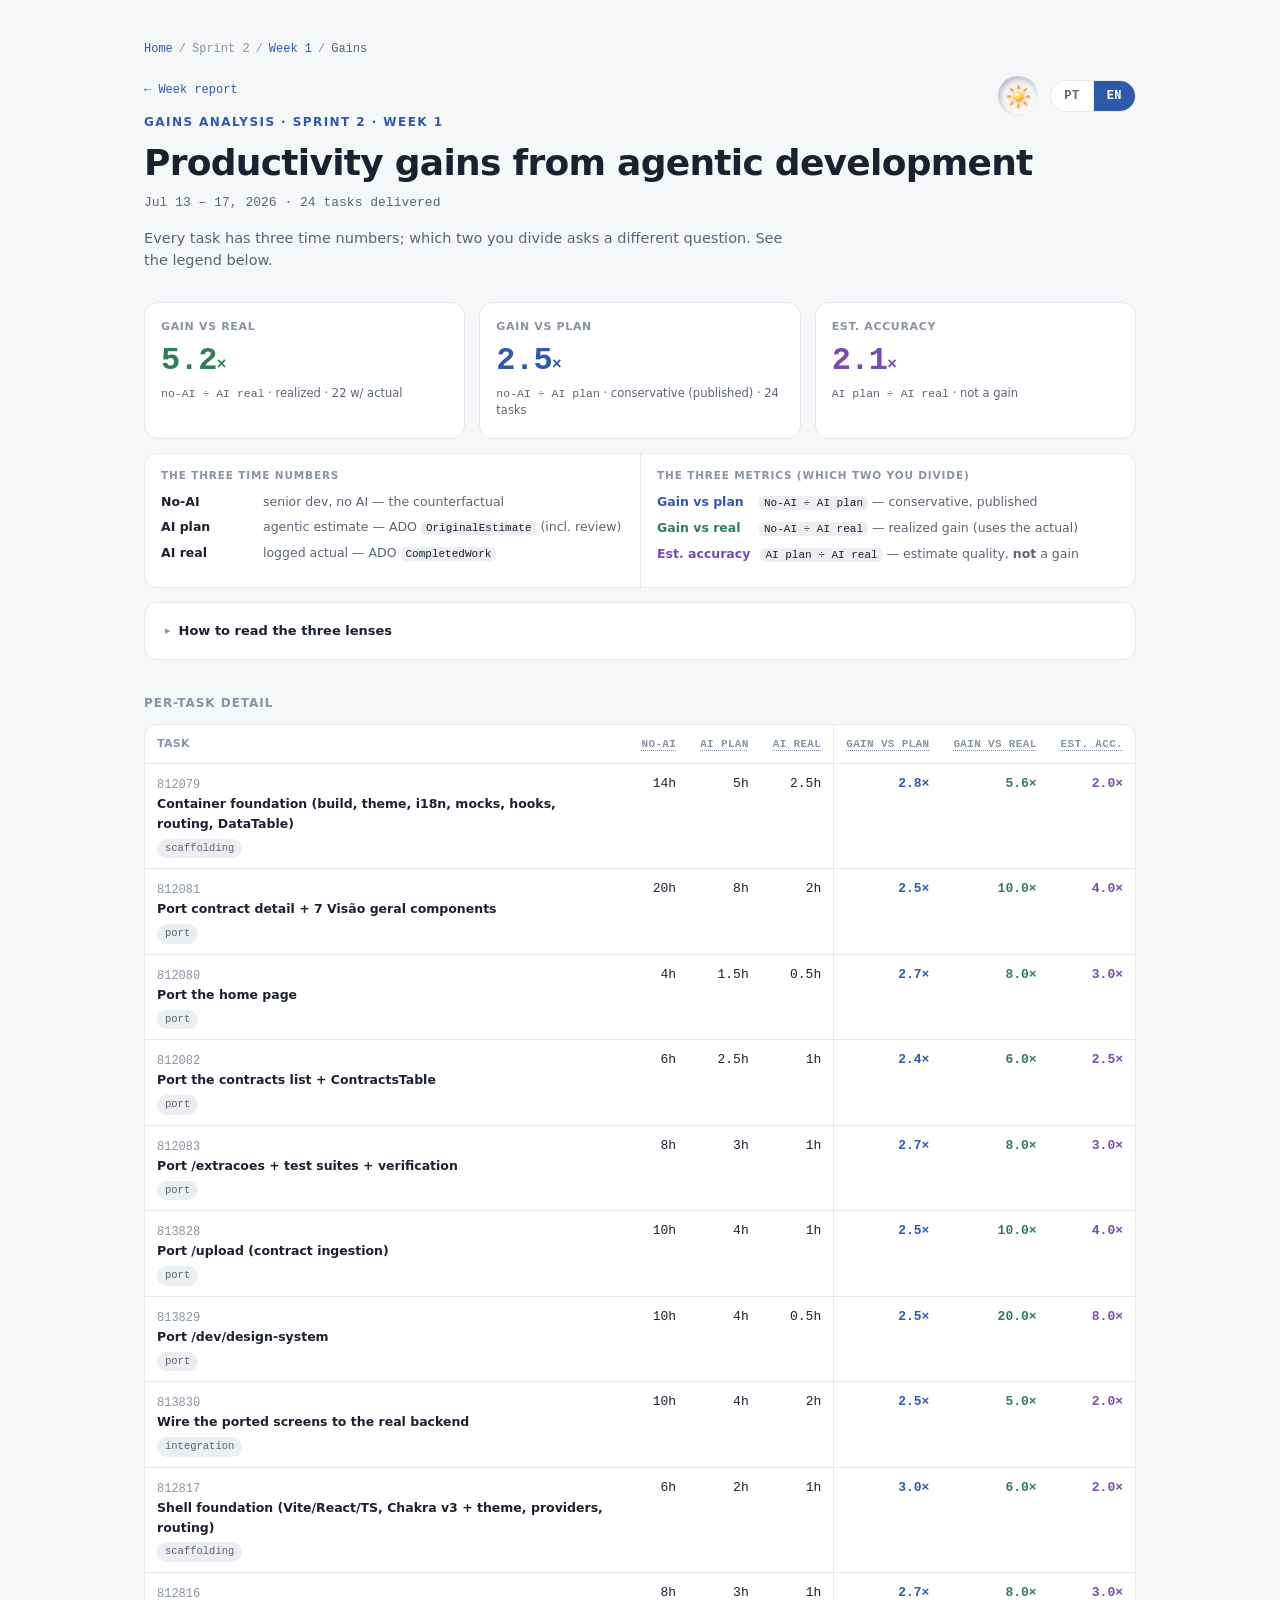
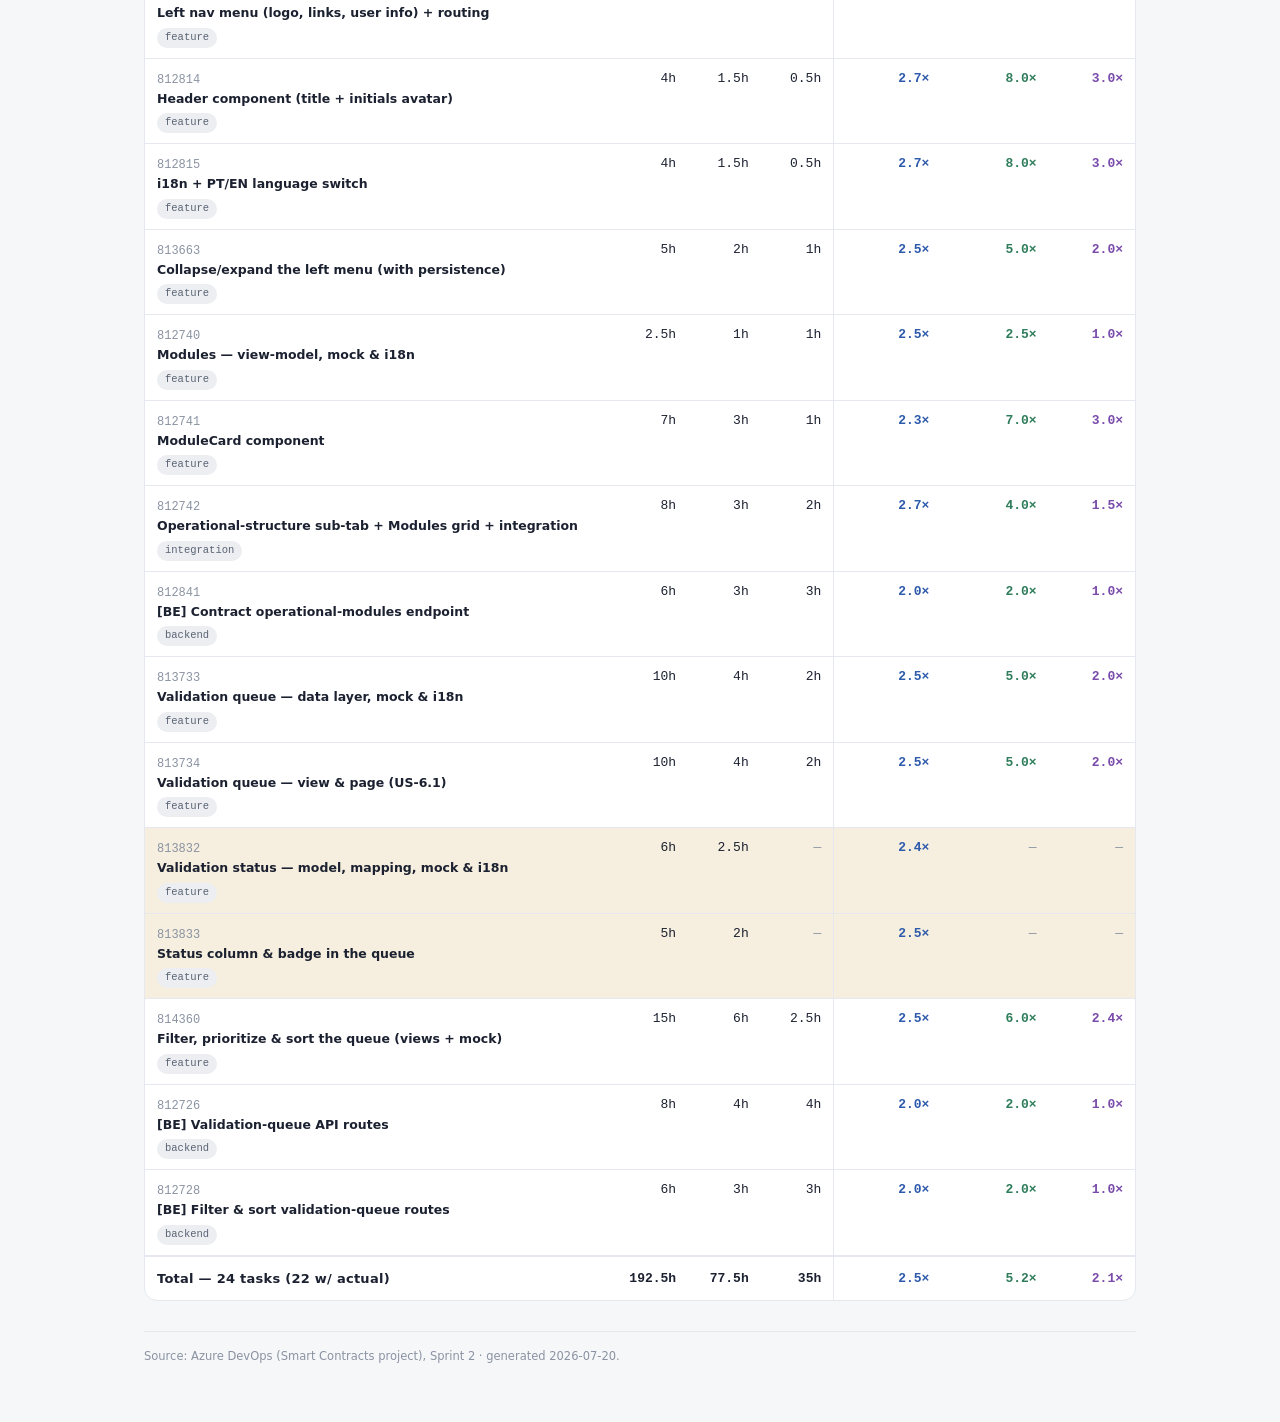
<file: sprint-2/week-1/gains.html>
<!doctype html>
<html lang="en" data-lang="en">
<head>
<meta charset="utf-8">
<meta name="viewport" content="width=device-width, initial-scale=1">
<meta name="robots" content="noindex, nofollow">
<title>Gains Analysis — Week 1</title>
<script>try{if(localStorage.getItem('report-theme')==='dark')document.documentElement.setAttribute('data-theme','dark');}catch(e){}</script>
<link rel="stylesheet" href="../../assets/report.css">
<style>
  [data-theme="dark"] tbody tr:hover { background: #1e2635; }
  [data-theme="dark"] tbody tr.norec:hover { background: #33291a; }
  [data-theme="dark"] .kpi[data-tip]::after { background: #e7ebf3; color: #171f2b; box-shadow: 0 6px 20px rgba(0,0,0,.5); }
  [data-theme="dark"] .kpi[data-tip]::before { border-top-color: #e7ebf3; }

  /* theme toggle placement (toggle skin + palette live in assets/report.css) */
  .controls { position: absolute; top: 0; right: 0; display: inline-flex; align-items: center; gap: 12px; }
  .controls .langsw { position: static; }
  * { box-sizing: border-box; }
  body { margin: 0; background: var(--ground); color: var(--ink); font-family: var(--sans); line-height: 1.5; -webkit-font-smoothing: antialiased; }
  .wrap { max-width: 1040px; margin: 0 auto; padding: 40px 24px 72px; }

  [data-lang="en"] .t-pt { display: none; }
  [data-lang="pt"] .t-en { display: none; }

  .crumbs { font-family: var(--mono); font-size: 12px; color: var(--faint); margin-bottom: 18px; display: flex; flex-wrap: wrap; gap: 6px; align-items: center; }
  .crumbs a { color: var(--accent); text-decoration: none; }
  .crumbs a:hover { text-decoration: underline; }
  .crumbs .cur { color: var(--muted); }

  header { position: relative; }
  .hd-main { min-width: 0; }
  .backlink { display: inline-block; font-family: var(--mono); font-size: 12px; color: var(--accent); text-decoration: none; margin-bottom: 14px; }
  .backlink:hover { text-decoration: underline; }
  .eyebrow { font-size: 12px; font-weight: 600; letter-spacing: .12em; text-transform: uppercase; color: var(--accent); margin: 0 0 12px; }
  h1 { font-size: clamp(26px, 4.5vw, 36px); font-weight: 700; letter-spacing: -0.02em; line-height: 1.1; margin: 0; text-wrap: balance; }
  .daterange { font-family: var(--mono); font-size: 13px; color: var(--muted); margin-top: 10px; font-variant-numeric: tabular-nums; }
  .lead { color: var(--muted); font-size: 14.5px; margin: 16px 0 0; max-width: 72ch; }

  .langsw { position: absolute; top: 0; right: 0; display: inline-flex; border: 1px solid var(--border); border-radius: 999px; overflow: hidden; background: var(--surface); }
  .langsw .lang { appearance: none; font: inherit; font-family: var(--mono); font-size: 12px; font-weight: 700; letter-spacing: .04em; color: var(--muted); background: transparent; border: 0; padding: 6px 13px; cursor: pointer; transition: background-color .15s ease, color .15s ease; }
  .langsw .lang + .lang { border-left: 1px solid var(--border); }
  .langsw .lang[aria-pressed="true"] { background: var(--accent); color: #fff; }
  .langsw .lang:hover:not([aria-pressed="true"]) { background: var(--hover); }
  .langsw .lang:focus-visible { outline: 2px solid var(--accent); outline-offset: 2px; }
  @media (prefers-reduced-motion: reduce) { .langsw .lang { transition: none; } }

  .kpis { display: grid; grid-template-columns: repeat(3, 1fr); gap: 14px; margin: 30px 0 8px; }
  @media (max-width: 720px) { .kpis { grid-template-columns: 1fr; } }
  .kpi { background: var(--surface); border: 1px solid var(--border); border-radius: 14px; padding: 16px 16px 18px; }
  .kpi .lbl { font-size: 11px; font-weight: 700; letter-spacing: .06em; text-transform: uppercase; color: var(--faint); margin: 0 0 10px; }
  .kpi .val { font-family: var(--mono); font-size: 32px; font-weight: 700; line-height: 1; font-variant-numeric: tabular-nums; letter-spacing: -0.02em; }
  .kpi .val small { font-size: 16px; font-weight: 600; }
  .kpi .val.gp { color: var(--accent); } .kpi .val.gr { color: var(--good); } .kpi .val.acc { color: var(--acc); }
  .kpi .cap { font-size: 11.5px; color: var(--muted); margin: 8px 0 0; }
  .kpi .cap .f { font-family: var(--mono); }
  .kpi { position: relative; }
  .kpi[data-tip]::after { content: attr(data-tip); position: absolute; left: 14px; right: 14px; bottom: calc(100% + 9px); background: var(--ink); color: #fff; font-family: var(--sans); font-size: 11.5px; font-weight: 500; line-height: 1.45; text-align: left; padding: 9px 11px; border-radius: 9px; box-shadow: 0 6px 20px rgba(20,30,50,.18); opacity: 0; transform: translateY(3px); pointer-events: none; transition: opacity .14s ease, transform .14s ease; z-index: 10; }
  .kpi[data-tip]::before { content: ""; position: absolute; left: 26px; bottom: calc(100% + 3px); border: 6px solid transparent; border-top-color: var(--ink); opacity: 0; transition: opacity .14s ease; z-index: 10; }
  .kpi[data-tip]:hover::after, .kpi[data-tip]:focus-within::after { opacity: 1; transform: translateY(0); }
  .kpi[data-tip]:hover::before, .kpi[data-tip]:focus-within::before { opacity: 1; }
  @media (prefers-reduced-motion: reduce) { .kpi[data-tip]::after { transition: none; } }

  .legend { display: grid; grid-template-columns: 1fr 1fr; border: 1px solid var(--border); border-radius: 13px; overflow: hidden; margin-top: 14px; background: var(--surface); }
  @media (max-width: 660px) { .legend { grid-template-columns: 1fr; } }
  .legend .col { padding: 14px 16px 16px; }
  @media (min-width: 661px) { .legend .col + .col { border-left: 1px solid var(--border); } }
  @media (max-width: 660px) { .legend .col + .col { border-top: 1px solid var(--border); } }
  .legend h4 { margin: 0 0 10px; font-size: 10.5px; font-weight: 700; letter-spacing: .08em; text-transform: uppercase; color: var(--faint); }
  .legend .item { display: flex; gap: 10px; align-items: baseline; font-size: 12.5px; margin: 7px 0; line-height: 1.45; }
  .legend .term { font-weight: 700; white-space: nowrap; min-width: 92px; }
  .legend .term.gp { color: var(--accent); } .legend .term.gr { color: var(--good); } .legend .term.acc { color: var(--acc); }
  .legend .def { color: var(--muted); }
  .legend .def .f { font-family: var(--mono); font-size: 11px; color: var(--ink); background: var(--neutral-soft); padding: 1px 5px; border-radius: 5px; }

  .sec-h { font-size: 12px; font-weight: 700; letter-spacing: .08em; text-transform: uppercase; color: var(--faint); margin: 34px 0 12px; }

  .tbl-wrap { overflow-x: auto; border: 1px solid var(--border); border-radius: 13px; background: var(--surface); }
  table { border-collapse: collapse; width: 100%; font-size: 13px; min-width: 860px; }
  thead th { text-align: left; font-size: 11px; font-weight: 700; letter-spacing: .03em; text-transform: uppercase; color: var(--faint);
    padding: 11px 12px; border-bottom: 1px solid var(--border); white-space: nowrap; }
  thead th.num, tbody td.num, tfoot td.num { text-align: right; font-family: var(--mono); font-variant-numeric: tabular-nums; }
  thead th.grp, tbody td.grp, tfoot td.grp { border-left: 1px solid var(--border); }
  tbody td { padding: 10px 12px; border-bottom: 1px solid var(--border); vertical-align: top; }
  tbody tr:last-child td { border-bottom: 0; }
  tbody tr:hover { background: #fafbfd; }
  tbody tr.norec { background: var(--warn-soft); }
  tbody tr.norec:hover { background: #f3e7cf; }
  thead th.tip > span, thead th.tip.num { text-decoration: underline dotted 1px var(--faint); text-underline-offset: 3px; }
  td .id { font-family: var(--mono); font-size: 12px; color: var(--faint); }
  td .task { font-weight: 600; color: var(--ink); font-size: 12.5px; }
  td .cat { display: inline-block; font-size: 10.5px; font-family: var(--mono); color: var(--muted); background: var(--neutral-soft); border-radius: 999px; padding: 2px 8px; margin-top: 5px; }
  td.gp { color: var(--accent); font-weight: 700; }
  td.gr { color: var(--good); font-weight: 700; }
  td.acc { color: var(--acc); font-weight: 700; }
  td.na { color: var(--faint); font-weight: 400; }
  tfoot td { padding: 12px; border-top: 2px solid var(--border); font-weight: 700; font-family: var(--mono); font-variant-numeric: tabular-nums; text-align: right; }
  tfoot td.lbl { text-align: left; font-family: var(--sans); letter-spacing: .02em; }
  tfoot td.gp { color: var(--accent); } tfoot td.gr { color: var(--good); } tfoot td.acc { color: var(--acc); }

  .notes { background: var(--surface); border: 1px solid var(--border); border-radius: 13px; padding: 18px 20px; margin-top: 16px; }
  .notes h3 { margin: 0 0 10px; font-size: 13px; font-weight: 700; color: var(--ink); }
  .notes ul { margin: 0; padding-left: 18px; }
  .notes li { font-size: 12.5px; color: var(--muted); margin: 7px 0; line-height: 1.55; }
  .notes code { font-family: var(--mono); font-size: .9em; background: var(--neutral-soft); color: var(--ink); padding: 1px 5px; border-radius: 5px; }
  .notes b.gp { color: var(--accent); } .notes b.gr { color: var(--good); } .notes b.acc { color: var(--acc); }
  details.notes { margin-top: 14px; }
  details.notes > summary { cursor: pointer; list-style: none; font-size: 13px; font-weight: 700; color: var(--ink); display: flex; align-items: center; gap: 8px; }
  details.notes > summary::-webkit-details-marker { display: none; }
  details.notes > summary::before { content: "▸"; color: var(--faint); font-size: 11px; }
  details.notes[open] > summary::before { content: "▾"; }
  details.notes > summary:focus-visible { outline: 2px solid var(--accent); outline-offset: 3px; border-radius: 4px; }
  details.notes ul { margin: 12px 0 0; }

  footer { margin-top: 30px; padding-top: 16px; border-top: 1px solid var(--border); font-size: 11.5px; color: var(--faint); }
</style>
</head>
<body>
<div class="wrap">
  <nav class="crumbs" aria-label="Breadcrumb">
    <a href="../../index.html"><span class="t-pt">Início</span><span class="t-en">Home</span></a>
    <span>/</span>
    <span>Sprint 2</span>
    <span>/</span>
    <a href="index.html"><span class="t-pt">Semana 1</span><span class="t-en">Week 1</span></a>
    <span>/</span>
    <span class="cur"><span class="t-pt">Ganhos</span><span class="t-en">Gains</span></span>
  </nav>
  <header>
    <div class="hd-main">
      <a class="backlink" href="index.html"><span class="t-pt">← Relatório da semana</span><span class="t-en">← Week report</span></a>
      <p class="eyebrow"><span class="t-pt">Análise de ganhos · Sprint 2 · Semana 1</span><span class="t-en">Gains analysis · Sprint 2 · Week 1</span></p>
      <h1><span class="t-pt">Ganhos de produtividade com desenvolvimento agêntico</span><span class="t-en">Productivity gains from agentic development</span></h1>
      <p class="daterange"><span class="t-pt">13 – 17 jul 2026 · 24 tasks entregues</span><span class="t-en">Jul 13 – 17, 2026 · 24 tasks delivered</span></p>
      <p class="lead"><span class="t-pt">Cada task tem três números de tempo; qual par você divide responde uma pergunta diferente. Veja a legenda abaixo.</span><span class="t-en">Every task has three time numbers; which two you divide asks a different question. See the legend below.</span></p>
    </div>
    <div class="controls">
      <button type="button" class="theme-toggle" id="themeToggle" aria-label="Toggle dark theme" aria-pressed="false" title="Toggle theme">
        <span class="tt-socket">
          <svg class="tt-icon" viewBox="0 0 24 24" aria-hidden="true">
            <defs>
              <radialGradient id="ttsun" cx="35%" cy="30%" r="75%"><stop offset="0%" stop-color="#fff6cf"/><stop offset="55%" stop-color="#ffd35a"/><stop offset="100%" stop-color="#f39c1f"/></radialGradient>
              <radialGradient id="ttmoon" cx="35%" cy="30%" r="80%"><stop offset="0%" stop-color="#f4f7ff"/><stop offset="60%" stop-color="#cfd8ea"/><stop offset="100%" stop-color="#9fabc4"/></radialGradient>
              <mask id="ttcrescent"><rect x="0" y="0" width="24" height="24" fill="#fff"/><circle cx="17.5" cy="7.5" r="7" fill="#000"/></mask>
            </defs>
            <g class="tt-sun">
              <g class="tt-rays">
                <line x1="12" y1="1" x2="12" y2="3.6"/><line x1="12" y1="20.4" x2="12" y2="23"/>
                <line x1="1" y1="12" x2="3.6" y2="12"/><line x1="20.4" y1="12" x2="23" y2="12"/>
                <line x1="4.2" y1="4.2" x2="6" y2="6"/><line x1="18" y1="18" x2="19.8" y2="19.8"/>
                <line x1="19.8" y1="4.2" x2="18" y2="6"/><line x1="6" y1="18" x2="4.2" y2="19.8"/>
              </g>
              <circle cx="12" cy="12" r="5.2" fill="url(#ttsun)"/>
            </g>
            <g class="tt-moon">
              <circle cx="12" cy="12" r="6.6" fill="url(#ttmoon)" mask="url(#ttcrescent)"/>
              <circle class="crater" cx="10" cy="10" r="1.1"/><circle class="crater" cx="8.6" cy="14" r="0.8"/><circle class="crater" cx="12.6" cy="14.4" r="1.4"/>
            </g>
          </svg>
        </span>
      </button>
      <div class="langsw" role="group" aria-label="Language / Idioma">
        <button type="button" class="lang" data-lang-set="pt" aria-pressed="false">PT</button>
        <button type="button" class="lang" data-lang-set="en" aria-pressed="true">EN</button>
      </div>
    </div>
  </header>

  <div class="kpis">
    <div class="kpi" data-tip-pt="No-AI ÷ AI real — ganho realizado, usando o tempo real registrado" data-tip-en="No-AI ÷ AI real — realized gain, using logged actuals">
      <p class="lbl"><span class="t-pt">Ganho vs. real</span><span class="t-en">Gain vs real</span></p>
      <div class="val gr"><span class="t-pt">5,2</span><span class="t-en">5.2</span><small>×</small></div>
      <p class="cap"><span class="f">no-AI ÷ AI real</span> · <span class="t-pt">realizado · 22 c/ real</span><span class="t-en">realized · 22 w/ actual</span></p>
    </div>
    <div class="kpi" data-tip-pt="No-AI ÷ AI plan — ganho conservador (publicado); não depende do real registrado" data-tip-en="No-AI ÷ AI plan — conservative, published gain; doesn't depend on logged actuals">
      <p class="lbl"><span class="t-pt">Ganho vs. plano</span><span class="t-en">Gain vs plan</span></p>
      <div class="val gp"><span class="t-pt">2,5</span><span class="t-en">2.5</span><small>×</small></div>
      <p class="cap"><span class="f">no-AI ÷ AI plan</span> · <span class="t-pt">conservador (publicado) · 24 tasks</span><span class="t-en">conservative (published) · 24 tasks</span></p>
    </div>
    <div class="kpi" data-tip-pt="AI plan ÷ AI real — qualidade da estimativa, não é um ganho" data-tip-en="AI plan ÷ AI real — estimate quality, not a gain">
      <p class="lbl"><span class="t-pt">Precisão da estimativa</span><span class="t-en">Est. accuracy</span></p>
      <div class="val acc"><span class="t-pt">2,1</span><span class="t-en">2.1</span><small>×</small></div>
      <p class="cap"><span class="f">AI plan ÷ AI real</span> · <span class="t-pt">não é ganho</span><span class="t-en">not a gain</span></p>
    </div>
  </div>

  <div class="legend">
    <div class="col">
      <h4><span class="t-pt">Os três números de tempo</span><span class="t-en">The three time numbers</span></h4>
      <div class="item"><span class="term">No-AI</span><span class="def"><span class="t-pt">dev sênior, sem IA — o cenário contrafactual</span><span class="t-en">senior dev, no AI — the counterfactual</span></span></div>
      <div class="item"><span class="term">AI plan</span><span class="def"><span class="t-pt">estimativa agentic — <span class="f">OriginalEstimate</span> do ADO (inclui review)</span><span class="t-en">agentic estimate — ADO <span class="f">OriginalEstimate</span> (incl. review)</span></span></div>
      <div class="item"><span class="term">AI real</span><span class="def"><span class="t-pt">tempo real registrado — <span class="f">CompletedWork</span> do ADO</span><span class="t-en">logged actual — ADO <span class="f">CompletedWork</span></span></span></div>
    </div>
    <div class="col">
      <h4><span class="t-pt">As três métricas (qual par você divide)</span><span class="t-en">The three metrics (which two you divide)</span></h4>
      <div class="item"><span class="term gp">Gain vs plan</span><span class="def"><span class="f">No-AI ÷ AI plan</span> — <span class="t-pt">conservador, publicado</span><span class="t-en">conservative, published</span></span></div>
      <div class="item"><span class="term gr">Gain vs real</span><span class="def"><span class="f">No-AI ÷ AI real</span> — <span class="t-pt">ganho realizado (usa o real)</span><span class="t-en">realized gain (uses the actual)</span></span></div>
      <div class="item"><span class="term acc">Est. accuracy</span><span class="def"><span class="f">AI plan ÷ AI real</span> — <span class="t-pt">qualidade da estimativa, <b>não</b> um ganho</span><span class="t-en">estimate quality, <b>not</b> a gain</span></span></div>
    </div>
  </div>

  <details class="notes">
    <summary><span class="t-pt">Como ler as três lentes</span><span class="t-en">How to read the three lenses</span></summary>
    <ul>
      <li><span class="t-pt"><b class="gp">Ganho vs. plano</b> (No-AI ÷ AI plan) — o número conservador que publicamos (2,5×). Não depende de ninguém registrar o real. É a estimativa <i>planejada</i> do ganho vs. um sênior sem IA.</span><span class="t-en"><b class="gp">Gain vs plan</b> (No-AI ÷ AI plan) — the conservative number we publish (2.5×). Doesn't depend on anyone logging actuals. It's the <i>planned</i> gain vs. a senior without AI.</span></li>
      <li><span class="t-pt"><b class="gr">Ganho vs. real</b> (No-AI ÷ AI real) — o ganho <i>realizado</i>, usando o tempo real (5,2×). Maior porque o agente superou o plano. Só é confiável na medida em que o <code>CompletedWork</code> é registrado honestamente.</span><span class="t-en"><b class="gr">Gain vs real</b> (No-AI ÷ AI real) — the <i>realized</i> gain, using logged actuals (5.2×). Bigger because the agent beat its plan. Only as trustworthy as the honestly-logged actuals.</span></li>
      <li><span class="t-pt"><b class="acc">Precisão da estimativa</b> (AI plan ÷ AI real) — <i>não</i> é um ganho: mede o quão perto a estimativa agentic ficou do real. 1,0× = acertou em cheio (todas as tasks de BE); maior = superestimamos. Útil para calibrar planejamento.</span><span class="t-en"><b class="acc">Est. accuracy</b> (AI plan ÷ AI real) — <i>not</i> a gain: how close the agentic estimate was to reality. 1.0× = nailed it (all BE tasks); higher = we over-estimated. Useful to calibrate planning.</span></li>
      <li><span class="t-pt"><b>Estimativa manual (No-AI)</b> = dev sênior fazendo a task sem IA, ciclo completo (entender → implementar → testar → PR → review). Estimada task a task pelo escopo real entregue, não por fórmula. Multiplicadores deliberadamente conservadores.</span><span class="t-en"><b>Manual estimate (No-AI)</b> = a senior dev doing the task without AI, full cycle (understand → implement → test → PR → review). Estimated task by task from the real scope delivered, not a formula. Deliberately conservative multipliers.</span></li>
      <li><span class="t-pt"><b>Escopo:</b> as 24 tasks concluídas com estimativa agentic. <b>813832 / 813833</b> ainda não têm <code>CompletedWork</code>, então mostram “—” nas colunas baseadas no real (o Ganho vs. plano ainda calcula). Excluídas: 812739 (DevOps, sem estimativa) e 812808 (seeding de mock, sem o agente).</span><span class="t-en"><b>Scope:</b> the 24 tasks completed with an agentic estimate. <b>813832 / 813833</b> have no <code>CompletedWork</code> yet, so they show “—” on the actual-based columns (Gain vs plan still computes). Excludes: 812739 (DevOps, no estimate) and 812808 (mock seeding, no agent).</span></li>
    </ul>
  </details>

  <p class="sec-h"><span class="t-pt">Detalhe por task</span><span class="t-en">Per-task detail</span></p>
  <div class="tbl-wrap">
    <table>
      <thead>
        <tr>
          <th>Task</th>
          <th class="num tip" data-tip-pt="Dev sênior, sem IA — o cenário contrafactual (estimativa humana)" data-tip-en="Senior dev, no AI — the counterfactual (human estimate)">No-AI</th>
          <th class="num tip" data-tip-pt="Estimativa agentic — OriginalEstimate do ADO, inclui review" data-tip-en="Agentic estimate — ADO OriginalEstimate, includes review">AI plan</th>
          <th class="num tip" data-tip-pt="Tempo real registrado — CompletedWork do ADO" data-tip-en="Logged actual — ADO CompletedWork">AI real</th>
          <th class="num grp tip" data-tip-pt="No-AI ÷ AI plan — ganho conservador (publicado)" data-tip-en="No-AI ÷ AI plan — conservative, published gain"><span class="t-pt">Ganho vs. plano</span><span class="t-en">Gain vs plan</span></th>
          <th class="num tip" data-tip-pt="No-AI ÷ AI real — ganho realizado (usa o real)" data-tip-en="No-AI ÷ AI real — realized gain (uses the actual)"><span class="t-pt">Ganho vs. real</span><span class="t-en">Gain vs real</span></th>
          <th class="num tip" data-tip-pt="AI plan ÷ AI real — qualidade da estimativa, não é ganho" data-tip-en="AI plan ÷ AI real — estimate quality, not a gain"><span class="t-pt">Precisão</span><span class="t-en">Est. acc.</span></th>
        </tr>
      </thead>
      <tbody>
        <tr>
          <td><span class="id">812079</span><br><span class="task"><span class="t-pt">Fundação do container (build, tema, i18n, mocks, hooks, routing, DataTable)</span><span class="t-en">Container foundation (build, theme, i18n, mocks, hooks, routing, DataTable)</span></span><br><span class="cat">scaffolding</span></td>
          <td class="num">14h</td><td class="num">5h</td><td class="num">2.5h</td><td class="num gp grp"><span class="t-pt">2,8×</span><span class="t-en">2.8×</span></td><td class="num gr"><span class="t-pt">5,6×</span><span class="t-en">5.6×</span></td><td class="num acc"><span class="t-pt">2,0×</span><span class="t-en">2.0×</span></td>
        </tr>
        <tr>
          <td><span class="id">812081</span><br><span class="task"><span class="t-pt">Portar detalhe do contrato + 7 componentes da Visão geral</span><span class="t-en">Port contract detail + 7 Visão geral components</span></span><br><span class="cat">port</span></td>
          <td class="num">20h</td><td class="num">8h</td><td class="num">2h</td><td class="num gp grp"><span class="t-pt">2,5×</span><span class="t-en">2.5×</span></td><td class="num gr"><span class="t-pt">10,0×</span><span class="t-en">10.0×</span></td><td class="num acc"><span class="t-pt">4,0×</span><span class="t-en">4.0×</span></td>
        </tr>
        <tr>
          <td><span class="id">812080</span><br><span class="task"><span class="t-pt">Portar a home</span><span class="t-en">Port the home page</span></span><br><span class="cat">port</span></td>
          <td class="num">4h</td><td class="num">1.5h</td><td class="num">0.5h</td><td class="num gp grp"><span class="t-pt">2,7×</span><span class="t-en">2.7×</span></td><td class="num gr"><span class="t-pt">8,0×</span><span class="t-en">8.0×</span></td><td class="num acc"><span class="t-pt">3,0×</span><span class="t-en">3.0×</span></td>
        </tr>
        <tr>
          <td><span class="id">812082</span><br><span class="task"><span class="t-pt">Portar a listagem de contratos + ContractsTable</span><span class="t-en">Port the contracts list + ContractsTable</span></span><br><span class="cat">port</span></td>
          <td class="num">6h</td><td class="num">2.5h</td><td class="num">1h</td><td class="num gp grp"><span class="t-pt">2,4×</span><span class="t-en">2.4×</span></td><td class="num gr"><span class="t-pt">6,0×</span><span class="t-en">6.0×</span></td><td class="num acc"><span class="t-pt">2,5×</span><span class="t-en">2.5×</span></td>
        </tr>
        <tr>
          <td><span class="id">812083</span><br><span class="task"><span class="t-pt">Portar /extracoes + suítes de teste + verificação</span><span class="t-en">Port /extracoes + test suites + verification</span></span><br><span class="cat">port</span></td>
          <td class="num">8h</td><td class="num">3h</td><td class="num">1h</td><td class="num gp grp"><span class="t-pt">2,7×</span><span class="t-en">2.7×</span></td><td class="num gr"><span class="t-pt">8,0×</span><span class="t-en">8.0×</span></td><td class="num acc"><span class="t-pt">3,0×</span><span class="t-en">3.0×</span></td>
        </tr>
        <tr>
          <td><span class="id">813828</span><br><span class="task"><span class="t-pt">Portar /upload (ingestão de contrato)</span><span class="t-en">Port /upload (contract ingestion)</span></span><br><span class="cat">port</span></td>
          <td class="num">10h</td><td class="num">4h</td><td class="num">1h</td><td class="num gp grp"><span class="t-pt">2,5×</span><span class="t-en">2.5×</span></td><td class="num gr"><span class="t-pt">10,0×</span><span class="t-en">10.0×</span></td><td class="num acc"><span class="t-pt">4,0×</span><span class="t-en">4.0×</span></td>
        </tr>
        <tr>
          <td><span class="id">813829</span><br><span class="task"><span class="t-pt">Portar /dev/design-system</span><span class="t-en">Port /dev/design-system</span></span><br><span class="cat">port</span></td>
          <td class="num">10h</td><td class="num">4h</td><td class="num">0.5h</td><td class="num gp grp"><span class="t-pt">2,5×</span><span class="t-en">2.5×</span></td><td class="num gr"><span class="t-pt">20,0×</span><span class="t-en">20.0×</span></td><td class="num acc"><span class="t-pt">8,0×</span><span class="t-en">8.0×</span></td>
        </tr>
        <tr>
          <td><span class="id">813830</span><br><span class="task"><span class="t-pt">Conectar as telas portadas ao backend real</span><span class="t-en">Wire the ported screens to the real backend</span></span><br><span class="cat"><span class="t-pt">integração</span><span class="t-en">integration</span></span></td>
          <td class="num">10h</td><td class="num">4h</td><td class="num">2h</td><td class="num gp grp"><span class="t-pt">2,5×</span><span class="t-en">2.5×</span></td><td class="num gr"><span class="t-pt">5,0×</span><span class="t-en">5.0×</span></td><td class="num acc"><span class="t-pt">2,0×</span><span class="t-en">2.0×</span></td>
        </tr>
        <tr>
          <td><span class="id">812817</span><br><span class="task"><span class="t-pt">Fundação do shell (Vite/React/TS, Chakra v3 + tema, providers, routing)</span><span class="t-en">Shell foundation (Vite/React/TS, Chakra v3 + theme, providers, routing)</span></span><br><span class="cat">scaffolding</span></td>
          <td class="num">6h</td><td class="num">2h</td><td class="num">1h</td><td class="num gp grp"><span class="t-pt">3,0×</span><span class="t-en">3.0×</span></td><td class="num gr"><span class="t-pt">6,0×</span><span class="t-en">6.0×</span></td><td class="num acc"><span class="t-pt">2,0×</span><span class="t-en">2.0×</span></td>
        </tr>
        <tr>
          <td><span class="id">812816</span><br><span class="task"><span class="t-pt">Menu lateral (logo, links, info do usuário) + roteamento</span><span class="t-en">Left nav menu (logo, links, user info) + routing</span></span><br><span class="cat"><span class="t-pt">feature</span><span class="t-en">feature</span></span></td>
          <td class="num">8h</td><td class="num">3h</td><td class="num">1h</td><td class="num gp grp"><span class="t-pt">2,7×</span><span class="t-en">2.7×</span></td><td class="num gr"><span class="t-pt">8,0×</span><span class="t-en">8.0×</span></td><td class="num acc"><span class="t-pt">3,0×</span><span class="t-en">3.0×</span></td>
        </tr>
        <tr>
          <td><span class="id">812814</span><br><span class="task"><span class="t-pt">Componente de cabeçalho (título + avatar com iniciais)</span><span class="t-en">Header component (title + initials avatar)</span></span><br><span class="cat"><span class="t-pt">feature</span><span class="t-en">feature</span></span></td>
          <td class="num">4h</td><td class="num">1.5h</td><td class="num">0.5h</td><td class="num gp grp"><span class="t-pt">2,7×</span><span class="t-en">2.7×</span></td><td class="num gr"><span class="t-pt">8,0×</span><span class="t-en">8.0×</span></td><td class="num acc"><span class="t-pt">3,0×</span><span class="t-en">3.0×</span></td>
        </tr>
        <tr>
          <td><span class="id">812815</span><br><span class="task"><span class="t-pt">i18n + troca de idioma PT/EN</span><span class="t-en">i18n + PT/EN language switch</span></span><br><span class="cat"><span class="t-pt">feature</span><span class="t-en">feature</span></span></td>
          <td class="num">4h</td><td class="num">1.5h</td><td class="num">0.5h</td><td class="num gp grp"><span class="t-pt">2,7×</span><span class="t-en">2.7×</span></td><td class="num gr"><span class="t-pt">8,0×</span><span class="t-en">8.0×</span></td><td class="num acc"><span class="t-pt">3,0×</span><span class="t-en">3.0×</span></td>
        </tr>
        <tr>
          <td><span class="id">813663</span><br><span class="task"><span class="t-pt">Recolher/expandir o menu lateral (com persistência)</span><span class="t-en">Collapse/expand the left menu (with persistence)</span></span><br><span class="cat"><span class="t-pt">feature</span><span class="t-en">feature</span></span></td>
          <td class="num">5h</td><td class="num">2h</td><td class="num">1h</td><td class="num gp grp"><span class="t-pt">2,5×</span><span class="t-en">2.5×</span></td><td class="num gr"><span class="t-pt">5,0×</span><span class="t-en">5.0×</span></td><td class="num acc"><span class="t-pt">2,0×</span><span class="t-en">2.0×</span></td>
        </tr>
        <tr>
          <td><span class="id">812740</span><br><span class="task"><span class="t-pt">Módulos — view-model, mock & i18n</span><span class="t-en">Modules — view-model, mock & i18n</span></span><br><span class="cat"><span class="t-pt">feature</span><span class="t-en">feature</span></span></td>
          <td class="num">2.5h</td><td class="num">1h</td><td class="num">1h</td><td class="num gp grp"><span class="t-pt">2,5×</span><span class="t-en">2.5×</span></td><td class="num gr"><span class="t-pt">2,5×</span><span class="t-en">2.5×</span></td><td class="num acc"><span class="t-pt">1,0×</span><span class="t-en">1.0×</span></td>
        </tr>
        <tr>
          <td><span class="id">812741</span><br><span class="task"><span class="t-pt">Componente ModuleCard</span><span class="t-en">ModuleCard component</span></span><br><span class="cat"><span class="t-pt">feature</span><span class="t-en">feature</span></span></td>
          <td class="num">7h</td><td class="num">3h</td><td class="num">1h</td><td class="num gp grp"><span class="t-pt">2,3×</span><span class="t-en">2.3×</span></td><td class="num gr"><span class="t-pt">7,0×</span><span class="t-en">7.0×</span></td><td class="num acc"><span class="t-pt">3,0×</span><span class="t-en">3.0×</span></td>
        </tr>
        <tr>
          <td><span class="id">812742</span><br><span class="task"><span class="t-pt">Sub-aba Estrutura operacional + grid de Módulos + integração</span><span class="t-en">Operational-structure sub-tab + Modules grid + integration</span></span><br><span class="cat"><span class="t-pt">integração</span><span class="t-en">integration</span></span></td>
          <td class="num">8h</td><td class="num">3h</td><td class="num">2h</td><td class="num gp grp"><span class="t-pt">2,7×</span><span class="t-en">2.7×</span></td><td class="num gr"><span class="t-pt">4,0×</span><span class="t-en">4.0×</span></td><td class="num acc"><span class="t-pt">1,5×</span><span class="t-en">1.5×</span></td>
        </tr>
        <tr>
          <td><span class="id">812841</span><br><span class="task"><span class="t-pt">[BE] Endpoint de operational-modules do contrato</span><span class="t-en">[BE] Contract operational-modules endpoint</span></span><br><span class="cat">backend</span></td>
          <td class="num">6h</td><td class="num">3h</td><td class="num">3h</td><td class="num gp grp"><span class="t-pt">2,0×</span><span class="t-en">2.0×</span></td><td class="num gr"><span class="t-pt">2,0×</span><span class="t-en">2.0×</span></td><td class="num acc"><span class="t-pt">1,0×</span><span class="t-en">1.0×</span></td>
        </tr>
        <tr>
          <td><span class="id">813733</span><br><span class="task"><span class="t-pt">Fila de validação — camada de dados, mock & i18n</span><span class="t-en">Validation queue — data layer, mock & i18n</span></span><br><span class="cat"><span class="t-pt">feature</span><span class="t-en">feature</span></span></td>
          <td class="num">10h</td><td class="num">4h</td><td class="num">2h</td><td class="num gp grp"><span class="t-pt">2,5×</span><span class="t-en">2.5×</span></td><td class="num gr"><span class="t-pt">5,0×</span><span class="t-en">5.0×</span></td><td class="num acc"><span class="t-pt">2,0×</span><span class="t-en">2.0×</span></td>
        </tr>
        <tr>
          <td><span class="id">813734</span><br><span class="task"><span class="t-pt">Fila de validação — view e página (US-6.1)</span><span class="t-en">Validation queue — view & page (US-6.1)</span></span><br><span class="cat"><span class="t-pt">feature</span><span class="t-en">feature</span></span></td>
          <td class="num">10h</td><td class="num">4h</td><td class="num">2h</td><td class="num gp grp"><span class="t-pt">2,5×</span><span class="t-en">2.5×</span></td><td class="num gr"><span class="t-pt">5,0×</span><span class="t-en">5.0×</span></td><td class="num acc"><span class="t-pt">2,0×</span><span class="t-en">2.0×</span></td>
        </tr>
        <tr class="norec">
          <td><span class="id">813832</span><br><span class="task"><span class="t-pt">Status de validação — modelo, mapeamento, mock & i18n</span><span class="t-en">Validation status — model, mapping, mock & i18n</span></span><br><span class="cat"><span class="t-pt">feature</span><span class="t-en">feature</span></span></td>
          <td class="num">6h</td><td class="num">2.5h</td><td class="num na">—</td><td class="num gp grp"><span class="t-pt">2,4×</span><span class="t-en">2.4×</span></td><td class="num na">—</td><td class="num na">—</td>
        </tr>
        <tr class="norec">
          <td><span class="id">813833</span><br><span class="task"><span class="t-pt">Coluna e badge de status na fila</span><span class="t-en">Status column & badge in the queue</span></span><br><span class="cat"><span class="t-pt">feature</span><span class="t-en">feature</span></span></td>
          <td class="num">5h</td><td class="num">2h</td><td class="num na">—</td><td class="num gp grp"><span class="t-pt">2,5×</span><span class="t-en">2.5×</span></td><td class="num na">—</td><td class="num na">—</td>
        </tr>
        <tr>
          <td><span class="id">814360</span><br><span class="task"><span class="t-pt">Filtrar, priorizar e ordenar a fila (views + mock)</span><span class="t-en">Filter, prioritize & sort the queue (views + mock)</span></span><br><span class="cat"><span class="t-pt">feature</span><span class="t-en">feature</span></span></td>
          <td class="num">15h</td><td class="num">6h</td><td class="num">2.5h</td><td class="num gp grp"><span class="t-pt">2,5×</span><span class="t-en">2.5×</span></td><td class="num gr"><span class="t-pt">6,0×</span><span class="t-en">6.0×</span></td><td class="num acc"><span class="t-pt">2,4×</span><span class="t-en">2.4×</span></td>
        </tr>
        <tr>
          <td><span class="id">812726</span><br><span class="task"><span class="t-pt">[BE] Rotas de API da fila de validação</span><span class="t-en">[BE] Validation-queue API routes</span></span><br><span class="cat">backend</span></td>
          <td class="num">8h</td><td class="num">4h</td><td class="num">4h</td><td class="num gp grp"><span class="t-pt">2,0×</span><span class="t-en">2.0×</span></td><td class="num gr"><span class="t-pt">2,0×</span><span class="t-en">2.0×</span></td><td class="num acc"><span class="t-pt">1,0×</span><span class="t-en">1.0×</span></td>
        </tr>
        <tr>
          <td><span class="id">812728</span><br><span class="task"><span class="t-pt">[BE] Rotas de filtro e ordenação da fila</span><span class="t-en">[BE] Filter & sort validation-queue routes</span></span><br><span class="cat">backend</span></td>
          <td class="num">6h</td><td class="num">3h</td><td class="num">3h</td><td class="num gp grp"><span class="t-pt">2,0×</span><span class="t-en">2.0×</span></td><td class="num gr"><span class="t-pt">2,0×</span><span class="t-en">2.0×</span></td><td class="num acc"><span class="t-pt">1,0×</span><span class="t-en">1.0×</span></td>
        </tr>
      </tbody>
      <tfoot>
        <tr>
          <td class="lbl"><span class="t-pt">Total — 24 tasks (22 c/ real)</span><span class="t-en">Total — 24 tasks (22 w/ actual)</span></td>
          <td class="num">192.5h</td>
          <td class="num">77.5h</td>
          <td class="num">35h</td>
          <td class="num gp grp"><span class="t-pt">2,5×</span><span class="t-en">2.5×</span></td>
          <td class="num gr"><span class="t-pt">5,2×</span><span class="t-en">5.2×</span></td>
          <td class="num acc"><span class="t-pt">2,1×</span><span class="t-en">2.1×</span></td>
        </tr>
      </tfoot>
    </table>
  </div>

  <footer><span class="t-pt">Fonte: Azure DevOps (projeto Smart Contracts), Sprint 2 · gerado 2026-07-20.</span><span class="t-en">Source: Azure DevOps (Smart Contracts project), Sprint 2 · generated 2026-07-20.</span></footer>
</div>

<script src="../../assets/report.js"></script>
<script>
  // Language switcher (PT/EN) — inline dual-text toggled via [data-lang]; patches attrs CSS can't reach.
  (function () {
    var root = document.documentElement;
    var KEY = 'report-lang';
    var STR = {
      en: { htmllang: 'en',    title: 'Gains Analysis — Week 1' },
      pt: { htmllang: 'pt-BR', title: 'Análise de Ganhos — Semana 1' }
    };
    var btns = Array.prototype.slice.call(document.querySelectorAll('.lang'));
    function setLang(lang) {
      if (lang !== 'pt' && lang !== 'en') lang = 'en';
      var s = STR[lang];
      root.setAttribute('data-lang', lang);
      root.setAttribute('lang', s.htmllang);
      document.title = s.title;
      document.querySelectorAll('[data-tip-en]').forEach(function (el) {
        var v = el.getAttribute('data-tip-' + lang) || '';
        if (el.classList.contains('kpi')) { el.setAttribute('data-tip', v); } else { el.title = v; }
      });
      btns.forEach(function (b) { b.setAttribute('aria-pressed', b.getAttribute('data-lang-set') === lang ? 'true' : 'false'); });
      try { localStorage.setItem(KEY, lang); } catch (e) {}
    }
    var saved = null;
    try { saved = localStorage.getItem(KEY); } catch (e) {}
    setLang(saved === 'pt' || saved === 'en' ? saved : 'en');
    btns.forEach(function (b) {
      b.addEventListener('click', function () { setLang(b.getAttribute('data-lang-set')); });
    });
  })();
</script>
</body>
</html>
</file>
<file: assets/report.css>
/* ===========================================================================
   Smart Contracts sprint reports — shared theme layer
   Loaded by every page BEFORE its own inline <style>. Owns: the color palette
   (light + dark), color-scheme, the skeuomorphic sun/moon theme toggle, and the
   smooth cross-fade when switching modes. Page-specific layout and dark
   overrides (e.g. .controls positioning, row-hover colors) stay inline.
   The palette is a UNION of every page's variables; unused names are harmless.
   =========================================================================== */

:root {
  --ground: #f6f7f9; --surface: #ffffff; --ink: #1b2130; --muted: #5a6474; --faint: #8a93a2;
  --border: #e5e8ee; --accent: #2e5aac; --accent-soft: #eaf0fb;
  --good: #2f7d5b; --good-soft: #e7f2ec;
  --wait: #9a6a12; --wait-soft: #f6eede;
  --warn: #9a6a12; --warn-soft: #f6eede; --warn-bd: #e6d6ad;
  --prog: #4b57a6; --prog-soft: #ecedf8;
  --acc: #7a4bab; --acc-soft: #efe9f7;
  --neutral: #64707f; --neutral-soft: #eceef1; --hover: #eef2fb;
  --sans: ui-sans-serif, system-ui, -apple-system, "Segoe UI", Roboto, Helvetica, Arial, sans-serif;
  --mono: ui-monospace, SFMono-Regular, "SF Mono", Menlo, Consolas, monospace;
}
[data-theme="dark"] {
  --ground: #10141d; --surface: #191f2b; --ink: #e7ebf3; --muted: #9aa5b8; --faint: #6a7688;
  --border: #2a3242; --accent: #7d9be6; --accent-soft: #1f2a44;
  --good: #57c08e; --good-soft: #14271e;
  --wait: #d6a94e; --wait-soft: #2c2413;
  --warn: #d6a94e; --warn-soft: #2c2413; --warn-bd: #43371c;
  --prog: #8f9ae0; --prog-soft: #22283f;
  --acc: #b98fe0; --acc-soft: #2a2140;
  --neutral: #8892a3; --neutral-soft: #232b3a; --hover: #1b2333;
}
html { color-scheme: light; }
html[data-theme="dark"] { color-scheme: dark; }

/* smooth cross-fade on theme switch — low specificity, so any element with its
   own transition (hover states, the toggle icon) keeps it. No transition fires
   on load: the FOUC head script sets the theme before first paint. */
*, *::before, *::after {
  transition: background-color .38s ease, border-color .38s ease, color .38s ease, fill .38s ease, box-shadow .38s ease;
}

/* ── theme toggle — recessed skeuomorphic sun/moon ── */
.theme-toggle { appearance: none; border: 0; background: transparent; padding: 0; margin: 0; width: 40px; height: 40px; border-radius: 50%; cursor: pointer; flex-shrink: 0; }
.tt-socket { display: grid; place-items: center; width: 40px; height: 40px; border-radius: 50%; background: var(--ground);
  box-shadow: inset 2px 3px 6px rgba(10,20,40,.28), inset -2px -3px 6px rgba(255,255,255,.75); transition: box-shadow .3s ease; }
[data-theme="dark"] .tt-socket { background: radial-gradient(circle at 50% 42%, #2b3444, #1a212f); box-shadow: inset 2px 3px 6px rgba(0,0,0,.5), inset -2px -3px 6px rgba(255,255,255,.09); }
.theme-toggle:hover .tt-socket { box-shadow: inset 1px 2px 5px rgba(10,20,40,.32), inset -1px -2px 5px rgba(255,255,255,.82); }
[data-theme="dark"] .theme-toggle:hover .tt-socket { background: radial-gradient(circle at 50% 42%, #333d50, #1e2534); box-shadow: inset 1px 2px 5px rgba(0,0,0,.55), inset -1px -2px 5px rgba(255,255,255,.12); }
.theme-toggle:active .tt-socket { box-shadow: inset 3px 4px 7px rgba(10,20,40,.34), inset -1px -1px 3px rgba(255,255,255,.6); }
.theme-toggle:focus-visible { outline: 2px solid var(--accent); outline-offset: 2px; }
.tt-icon { width: 23px; height: 23px; overflow: visible; display: block; }
.tt-icon > g { transform-origin: 12px 12px; transition: transform .55s cubic-bezier(.5,1.7,.5,1), opacity .35s ease; }
.tt-sun { filter: drop-shadow(0 1px 1.5px rgba(210,120,20,.55)); }
.tt-moon { filter: drop-shadow(0 0 3px rgba(196,212,244,.6)) drop-shadow(0 0 6px rgba(150,170,215,.32)); }
.tt-rays line { stroke: #f4a52a; stroke-width: 2; stroke-linecap: round; }
.tt-moon .crater { fill: #8f9bb3; opacity: .5; }
.tt-moon { opacity: 0; transform: scale(.4) rotate(-80deg); }
.tt-sun  { opacity: 1; transform: scale(1) rotate(0deg); }
[data-theme="dark"] .tt-sun  { opacity: 0; transform: scale(.4) rotate(80deg); }
[data-theme="dark"] .tt-moon { opacity: 1; transform: scale(1) rotate(0deg); }

@media (prefers-reduced-motion: reduce) {
  *, *::before, *::after { transition: none; }
  .tt-icon > g { transition: opacity .2s ease; }
}
</file>
